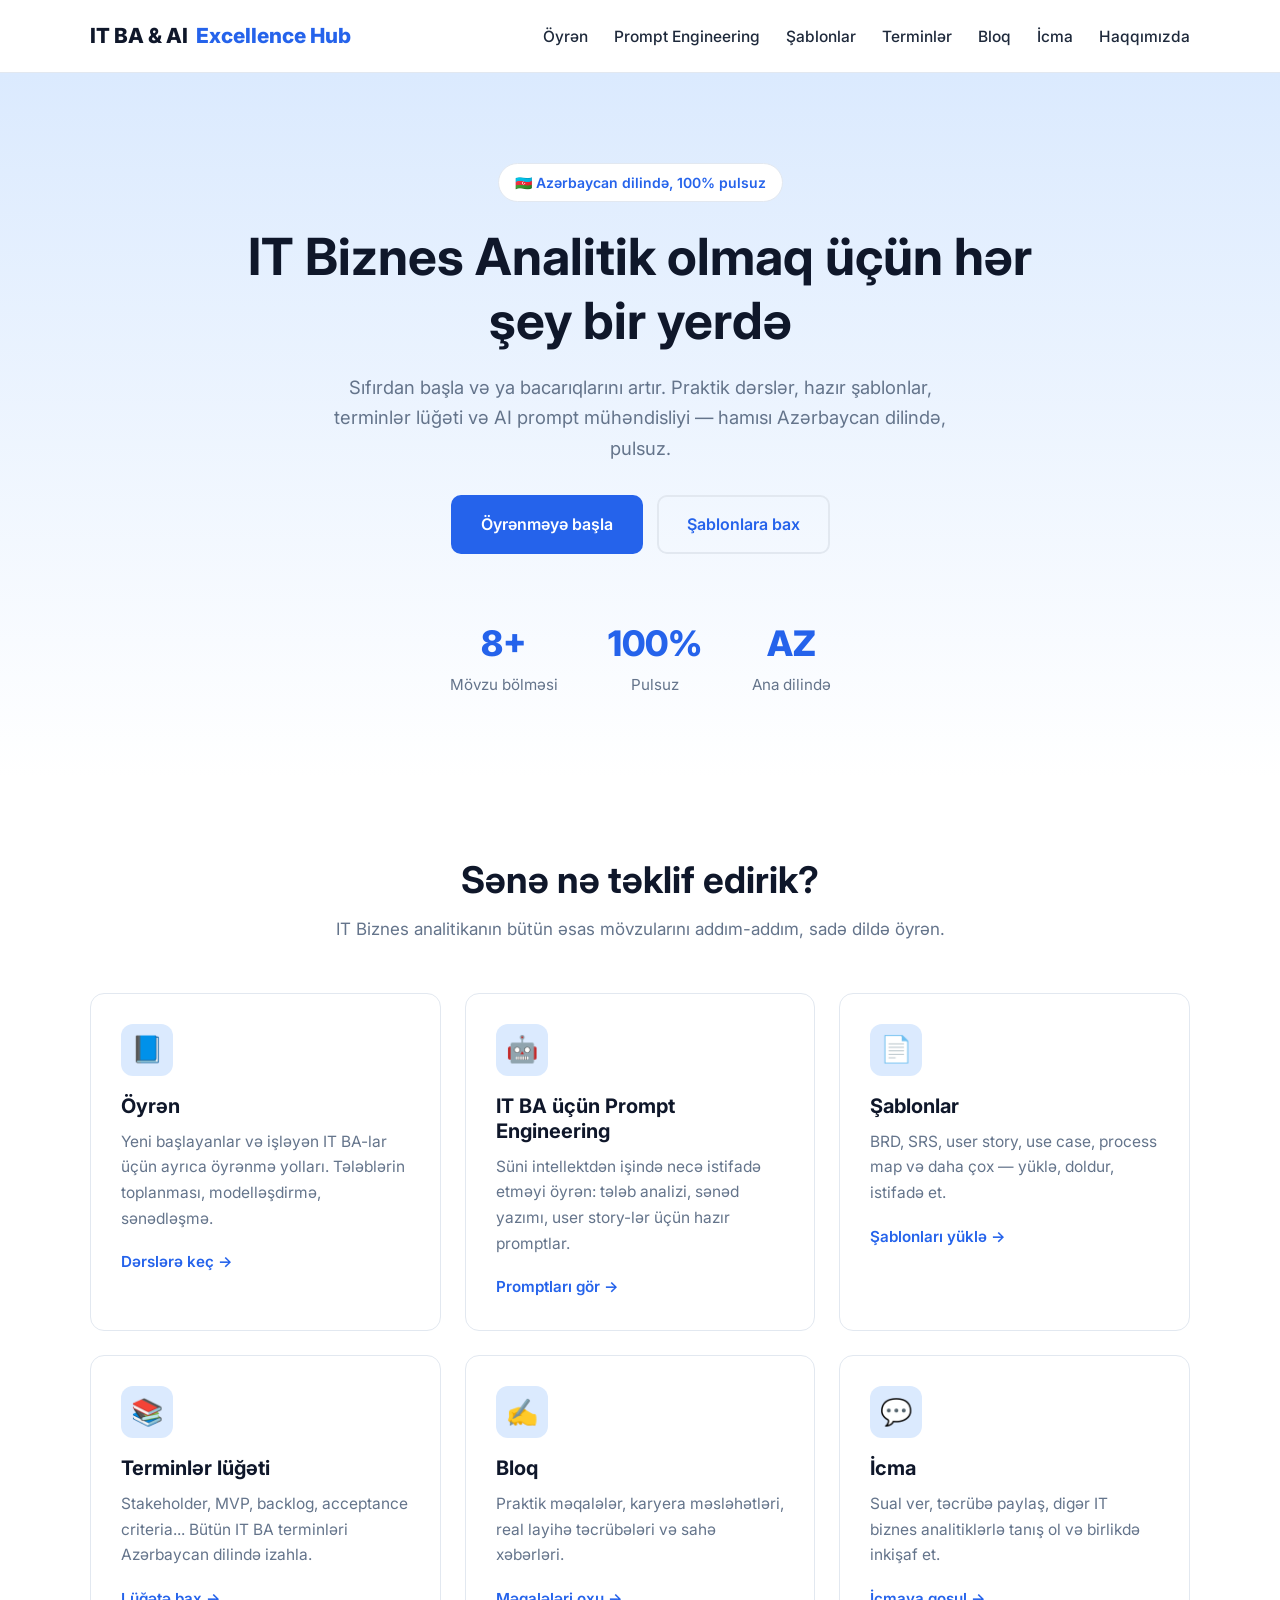
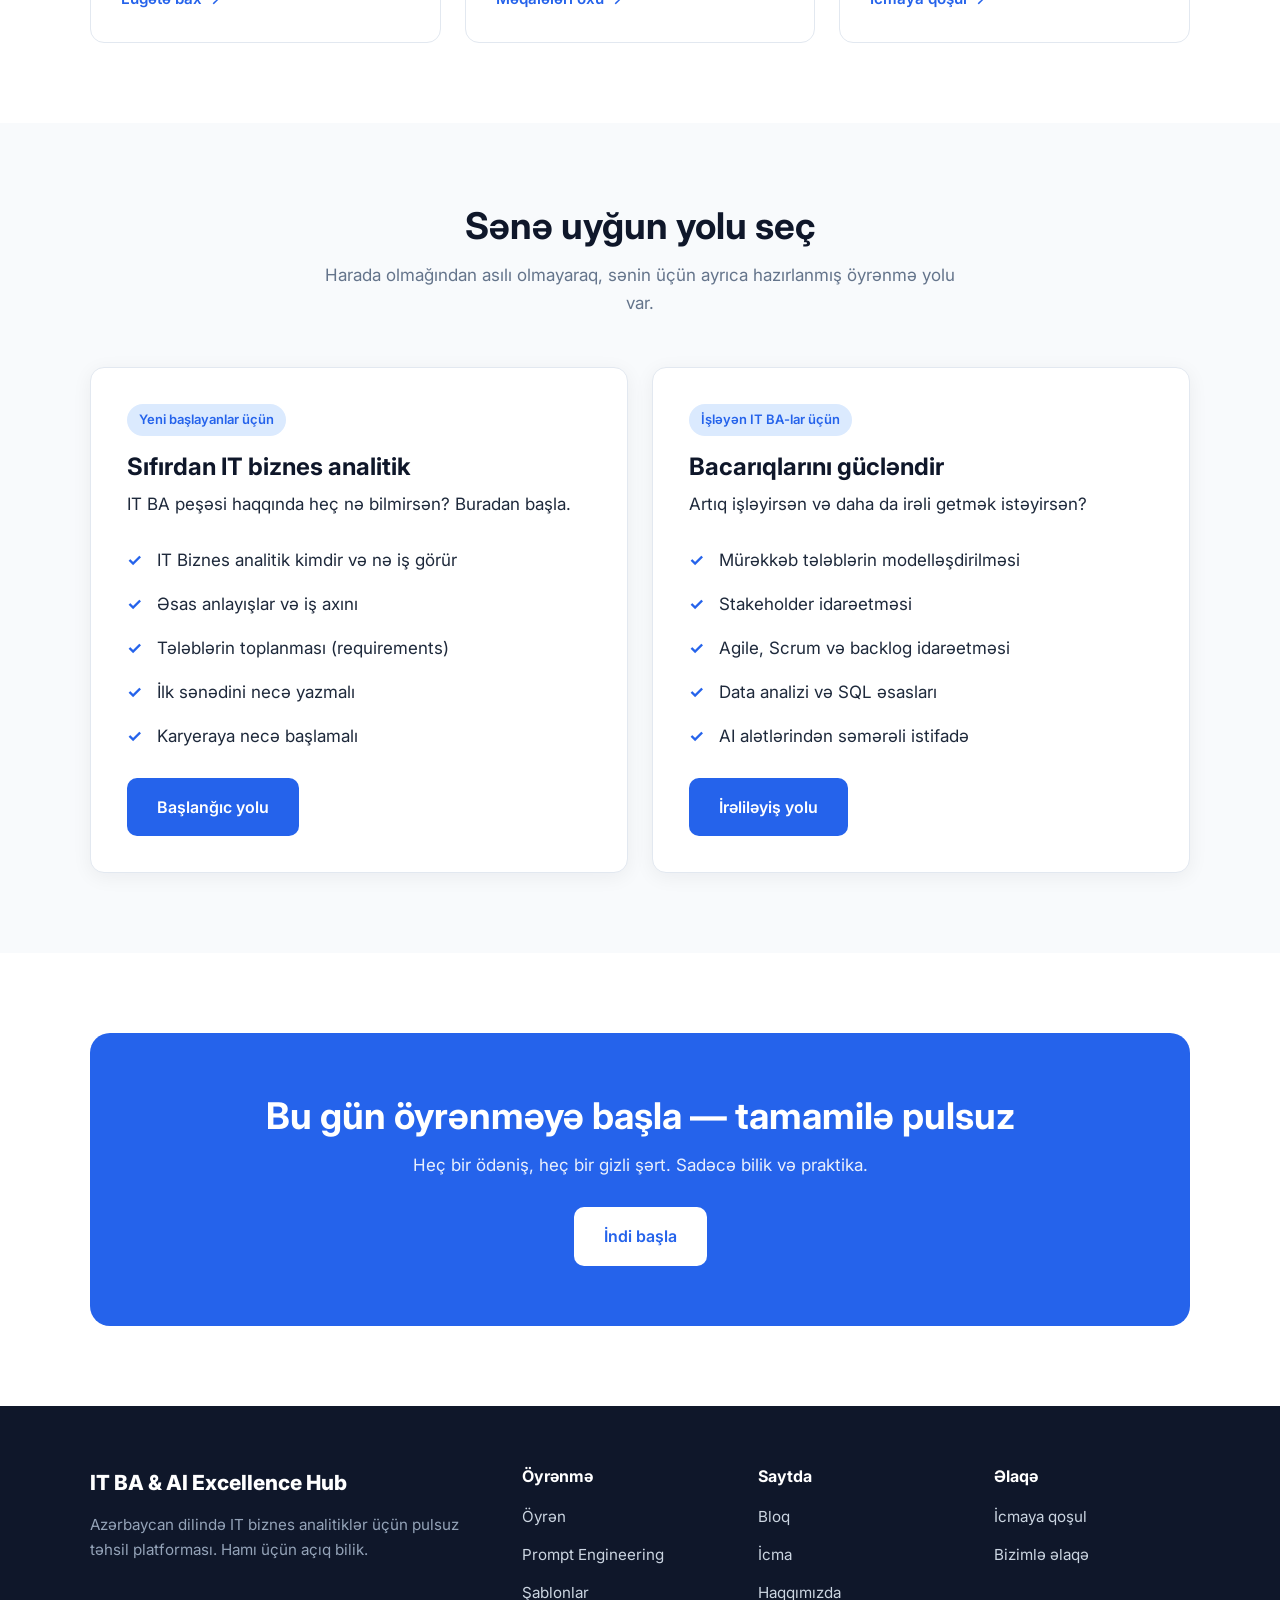
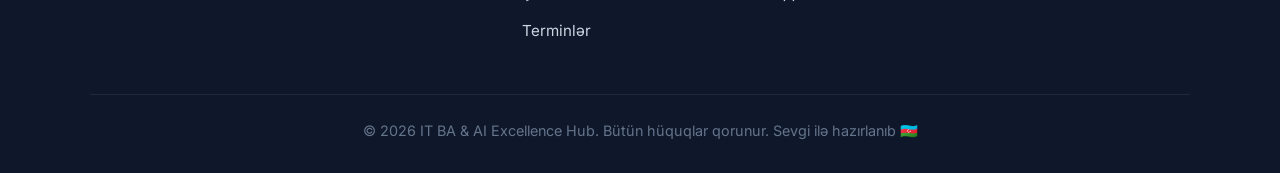
<file: index.html>
<!DOCTYPE html>
<html lang="az">
<head>
  <meta charset="UTF-8">
  <meta name="viewport" content="width=device-width, initial-scale=1.0">

  <!-- Google tag (gtag.js) -->
  <script async src="https://www.googletagmanager.com/gtag/js?id=G-9MJH9BJH31"></script>
  <script>
    window.dataLayer = window.dataLayer || [];
    function gtag(){dataLayer.push(arguments);}
    gtag('js', new Date());
    gtag('config', 'G-9MJH9BJH31');
  </script>
  <title>IT BA & AI Excellence Hub — IT Biznes Analitiklər üçün Pulsuz Təhsil</title>
  <meta name="description" content="Azərbaycan dilində IT biznes analitiklər üçün pulsuz təhsil platforması. Yeni başlayanlar və işləyən IT BA-lar üçün dərslər, şablonlar, terminlər lüğəti və AI prompt mühəndisliyi.">

  <!-- Şrift (Google Fonts) -->
  <link rel="preconnect" href="https://fonts.googleapis.com">
  <link rel="preconnect" href="https://fonts.gstatic.com" crossorigin>
  <link href="https://fonts.googleapis.com/css2?family=Inter:wght@400;500;600;700;800&display=swap" rel="stylesheet">

  <!-- Dizayn faylı -->
  <link rel="stylesheet" href="css/style.css">
</head>
<body>

  <!-- ============ YUXARI MENYU ============ -->
  <header class="site-header">
    <div class="container">
      <nav class="nav">
        <a href="index.html" class="nav-logo">IT BA &amp; AI<span>Excellence Hub</span></a>

        <ul class="nav-links">
          <li><a href="oyren.html">Öyrən</a></li>
          <li><a href="prompt-engineering.html">Prompt Engineering</a></li>
          <li><a href="sablonlar.html">Şablonlar</a></li>
          <li><a href="terminler.html">Terminlər</a></li>
          <li><a href="bloq.html">Bloq</a></li>
          <li><a href="icma.html">İcma</a></li>
          <li><a href="haqqimizda.html">Haqqımızda</a></li>
        </ul>

        <!-- Mobil menyu düyməsi -->
        <button class="nav-toggle" aria-label="Menyunu aç">
          <span></span>
          <span></span>
          <span></span>
        </button>
      </nav>
    </div>
  </header>

  <!-- ============ HERO (giriş bölməsi) ============ -->
  <section class="hero">
    <div class="container">
      <span class="badge">🇦🇿 Azərbaycan dilində, 100% pulsuz</span>
      <h1>IT Biznes Analitik olmaq üçün hər şey bir yerdə</h1>
      <p>
        Sıfırdan başla və ya bacarıqlarını artır. Praktik dərslər, hazır şablonlar,
        terminlər lüğəti və AI prompt mühəndisliyi — hamısı Azərbaycan dilində, pulsuz.
      </p>
      <div class="hero-buttons">
        <a href="oyren.html" class="btn btn-primary">Öyrənməyə başla</a>
        <a href="sablonlar.html" class="btn btn-outline">Şablonlara bax</a>
      </div>

      <!-- Statistika -->
      <div class="stats">
        <div class="stat">
          <div class="stat-number">8+</div>
          <div class="stat-label">Mövzu bölməsi</div>
        </div>
        <div class="stat">
          <div class="stat-number">100%</div>
          <div class="stat-label">Pulsuz</div>
        </div>
        <div class="stat">
          <div class="stat-number">AZ</div>
          <div class="stat-label">Ana dilində</div>
        </div>
      </div>
    </div>
  </section>

  <!-- ============ NƏ ÖYRƏNƏCƏKSƏN ============ -->
  <section class="section">
    <div class="container">
      <h2 class="section-title">Sənə nə təklif edirik?</h2>
      <p class="section-subtitle">
        IT Biznes analitikanın bütün əsas mövzularını addım-addım, sadə dildə öyrən.
      </p>

      <div class="grid grid-3">

        <div class="card">
          <div class="card-icon">📘</div>
          <h3>Öyrən</h3>
          <p>Yeni başlayanlar və işləyən IT BA-lar üçün ayrıca öyrənmə yolları. Tələblərin toplanması, modelləşdirmə, sənədləşmə.</p>
          <a href="oyren.html" class="card-link">Dərslərə keç</a>
        </div>

        <div class="card">
          <div class="card-icon">🤖</div>
          <h3>IT BA üçün Prompt Engineering</h3>
          <p>Süni intellektdən işində necə istifadə etməyi öyrən: tələb analizi, sənəd yazımı, user story-lər üçün hazır promptlar.</p>
          <a href="prompt-engineering.html" class="card-link">Promptları gör</a>
        </div>

        <div class="card">
          <div class="card-icon">📄</div>
          <h3>Şablonlar</h3>
          <p>BRD, SRS, user story, use case, process map və daha çox — yüklə, doldur, istifadə et.</p>
          <a href="sablonlar.html" class="card-link">Şablonları yüklə</a>
        </div>

        <div class="card">
          <div class="card-icon">📚</div>
          <h3>Terminlər lüğəti</h3>
          <p>Stakeholder, MVP, backlog, acceptance criteria... Bütün IT BA terminləri Azərbaycan dilində izahla.</p>
          <a href="terminler.html" class="card-link">Lüğətə bax</a>
        </div>

        <div class="card">
          <div class="card-icon">✍️</div>
          <h3>Bloq</h3>
          <p>Praktik məqalələr, karyera məsləhətləri, real layihə təcrübələri və sahə xəbərləri.</p>
          <a href="bloq.html" class="card-link">Məqalələri oxu</a>
        </div>

        <div class="card">
          <div class="card-icon">💬</div>
          <h3>İcma</h3>
          <p>Sual ver, təcrübə paylaş, digər IT biznes analitiklərlə tanış ol və birlikdə inkişaf et.</p>
          <a href="icma.html" class="card-link">İcmaya qoşul</a>
        </div>

      </div>
    </div>
  </section>

  <!-- ============ ÖYRƏNMƏ YOLLARI ============ -->
  <section class="section section-soft">
    <div class="container">
      <h2 class="section-title">Sənə uyğun yolu seç</h2>
      <p class="section-subtitle">
        Harada olmağından asılı olmayaraq, sənin üçün ayrıca hazırlanmış öyrənmə yolu var.
      </p>

      <div class="grid grid-2">

        <div class="path-card">
          <span class="path-tag">Yeni başlayanlar üçün</span>
          <h3>Sıfırdan IT biznes analitik</h3>
          <p>IT BA peşəsi haqqında heç nə bilmirsən? Buradan başla.</p>
          <ul>
            <li>IT Biznes analitik kimdir və nə iş görür</li>
            <li>Əsas anlayışlar və iş axını</li>
            <li>Tələblərin toplanması (requirements)</li>
            <li>İlk sənədini necə yazmalı</li>
            <li>Karyeraya necə başlamalı</li>
          </ul>
          <a href="oyren.html" class="btn btn-primary">Başlanğıc yolu</a>
        </div>

        <div class="path-card">
          <span class="path-tag">İşləyən IT BA-lar üçün</span>
          <h3>Bacarıqlarını gücləndir</h3>
          <p>Artıq işləyirsən və daha da irəli getmək istəyirsən?</p>
          <ul>
            <li>Mürəkkəb tələblərin modelləşdirilməsi</li>
            <li>Stakeholder idarəetməsi</li>
            <li>Agile, Scrum və backlog idarəetməsi</li>
            <li>Data analizi və SQL əsasları</li>
            <li>AI alətlərindən səmərəli istifadə</li>
          </ul>
          <a href="oyren.html" class="btn btn-primary">İrəliləyiş yolu</a>
        </div>

      </div>
    </div>
  </section>

  <!-- ============ CTA (çağırış) ============ -->
  <section class="section">
    <div class="container">
      <div class="cta-band">
        <h2>Bu gün öyrənməyə başla — tamamilə pulsuz</h2>
        <p>Heç bir ödəniş, heç bir gizli şərt. Sadəcə bilik və praktika.</p>
        <a href="oyren.html" class="btn">İndi başla</a>
      </div>
    </div>
  </section>

  <!-- ============ FOOTER ============ -->
  <footer class="site-footer">
    <div class="container">
      <div class="footer-grid">

        <div>
          <div class="footer-brand">IT BA & AI Excellence Hub</div>
          <p>Azərbaycan dilində IT biznes analitiklər üçün pulsuz təhsil platforması. Hamı üçün açıq bilik.</p>
        </div>

        <div>
          <h4>Öyrənmə</h4>
          <ul>
            <li><a href="oyren.html">Öyrən</a></li>
            <li><a href="prompt-engineering.html">Prompt Engineering</a></li>
            <li><a href="sablonlar.html">Şablonlar</a></li>
            <li><a href="terminler.html">Terminlər</a></li>
          </ul>
        </div>

        <div>
          <h4>Saytda</h4>
          <ul>
            <li><a href="bloq.html">Bloq</a></li>
            <li><a href="icma.html">İcma</a></li>
            <li><a href="haqqimizda.html">Haqqımızda</a></li>
          </ul>
        </div>

        <div>
          <h4>Əlaqə</h4>
          <ul>
            <li><a href="icma.html">İcmaya qoşul</a></li>
            <li><a href="haqqimizda.html">Bizimlə əlaqə</a></li>
          </ul>
        </div>

      </div>

      <div class="footer-bottom">
        © 2026 IT BA & AI Excellence Hub. Bütün hüquqlar qorunur. Sevgi ilə hazırlanıb 🇦🇿
      </div>
    </div>
  </footer>

  <!-- JavaScript -->
  <script src="js/main.js"></script>
</body>
</html>
</file>
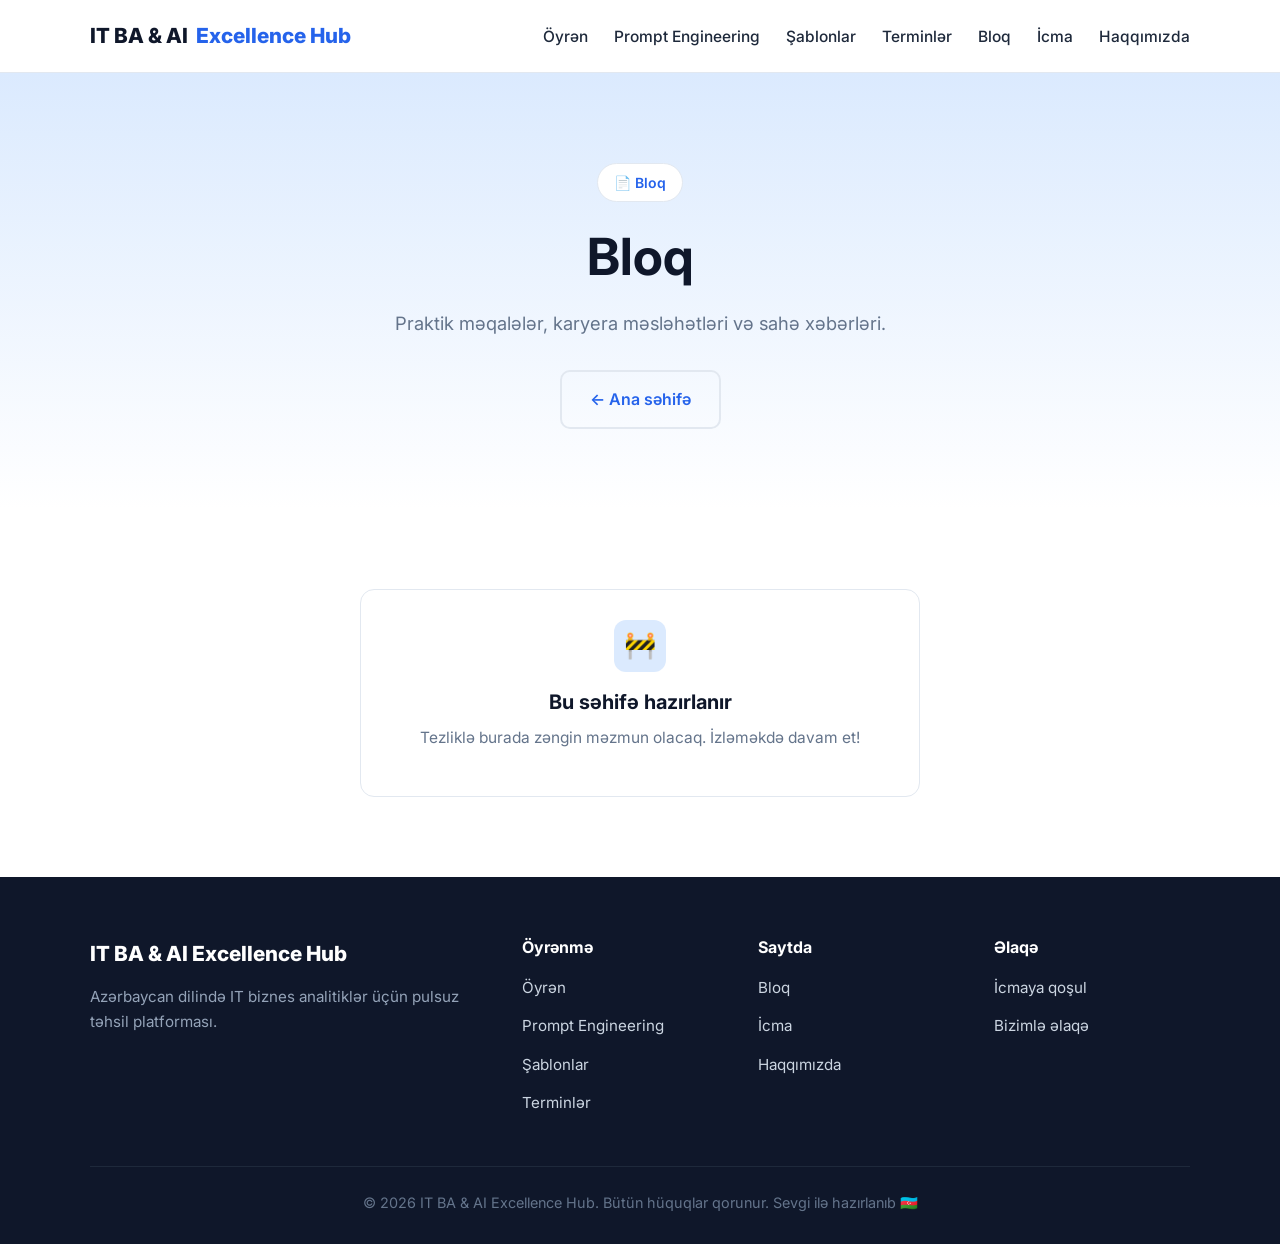
<file: bloq.html>
<!DOCTYPE html>
<html lang="az">
<head>
  <meta charset="UTF-8">
  <meta name="viewport" content="width=device-width, initial-scale=1.0">

  <!-- Google tag (gtag.js) -->
  <script async src="https://www.googletagmanager.com/gtag/js?id=G-9MJH9BJH31"></script>
  <script>
    window.dataLayer = window.dataLayer || [];
    function gtag(){dataLayer.push(arguments);}
    gtag('js', new Date());
    gtag('config', 'G-9MJH9BJH31');
  </script>
  <title>Bloq — IT BA & AI Excellence Hub</title>
  <meta name="description" content="Praktik məqalələr, karyera məsləhətləri və sahə xəbərləri.">
  <link rel="preconnect" href="https://fonts.googleapis.com">
  <link rel="preconnect" href="https://fonts.gstatic.com" crossorigin>
  <link href="https://fonts.googleapis.com/css2?family=Inter:wght@400;500;600;700;800&display=swap" rel="stylesheet">
  <link rel="stylesheet" href="css/style.css">
</head>
<body>
  <header class="site-header">
    <div class="container">
      <nav class="nav">
        <a href="index.html" class="nav-logo">IT BA &amp; AI<span>Excellence Hub</span></a>
        <ul class="nav-links">
          <li><a href="oyren.html">Öyrən</a></li>
          <li><a href="prompt-engineering.html">Prompt Engineering</a></li>
          <li><a href="sablonlar.html">Şablonlar</a></li>
          <li><a href="terminler.html">Terminlər</a></li>
          <li><a href="bloq.html">Bloq</a></li>
          <li><a href="icma.html">İcma</a></li>
          <li><a href="haqqimizda.html">Haqqımızda</a></li>
        </ul>
        <button class="nav-toggle" aria-label="Menyunu aç"><span></span><span></span><span></span></button>
      </nav>
    </div>
  </header>

  <section class="hero">
    <div class="container">
      <span class="badge">📄 Bloq</span>
      <h1>Bloq</h1>
      <p>Praktik məqalələr, karyera məsləhətləri və sahə xəbərləri.</p>
      <div class="hero-buttons">
        <a href="index.html" class="btn btn-outline">← Ana səhifə</a>
      </div>
    </div>
  </section>

  <section class="section">
    <div class="container" style="text-align:center;">
      <div class="card" style="max-width:560px;margin:0 auto;">
        <div class="card-icon" style="margin:0 auto 18px;">🚧</div>
        <h3>Bu səhifə hazırlanır</h3>
        <p>Tezliklə burada zəngin məzmun olacaq. İzləməkdə davam et!</p>
      </div>
    </div>
  </section>

  <footer class="site-footer">
    <div class="container">
      <div class="footer-grid">
        <div>
          <div class="footer-brand">IT BA & AI Excellence Hub</div>
          <p>Azərbaycan dilində IT biznes analitiklər üçün pulsuz təhsil platforması.</p>
        </div>
        <div>
          <h4>Öyrənmə</h4>
          <ul>
            <li><a href="oyren.html">Öyrən</a></li>
            <li><a href="prompt-engineering.html">Prompt Engineering</a></li>
            <li><a href="sablonlar.html">Şablonlar</a></li>
            <li><a href="terminler.html">Terminlər</a></li>
          </ul>
        </div>
        <div>
          <h4>Saytda</h4>
          <ul>
            <li><a href="bloq.html">Bloq</a></li>
            <li><a href="icma.html">İcma</a></li>
            <li><a href="haqqimizda.html">Haqqımızda</a></li>
          </ul>
        </div>
        <div>
          <h4>Əlaqə</h4>
          <ul>
            <li><a href="icma.html">İcmaya qoşul</a></li>
            <li><a href="haqqimizda.html">Bizimlə əlaqə</a></li>
          </ul>
        </div>
      </div>
      <div class="footer-bottom">© 2026 IT BA & AI Excellence Hub. Bütün hüquqlar qorunur. Sevgi ilə hazırlanıb 🇦🇿</div>
    </div>
  </footer>
  <script src="js/main.js"></script>
</body>
</html>
</file>
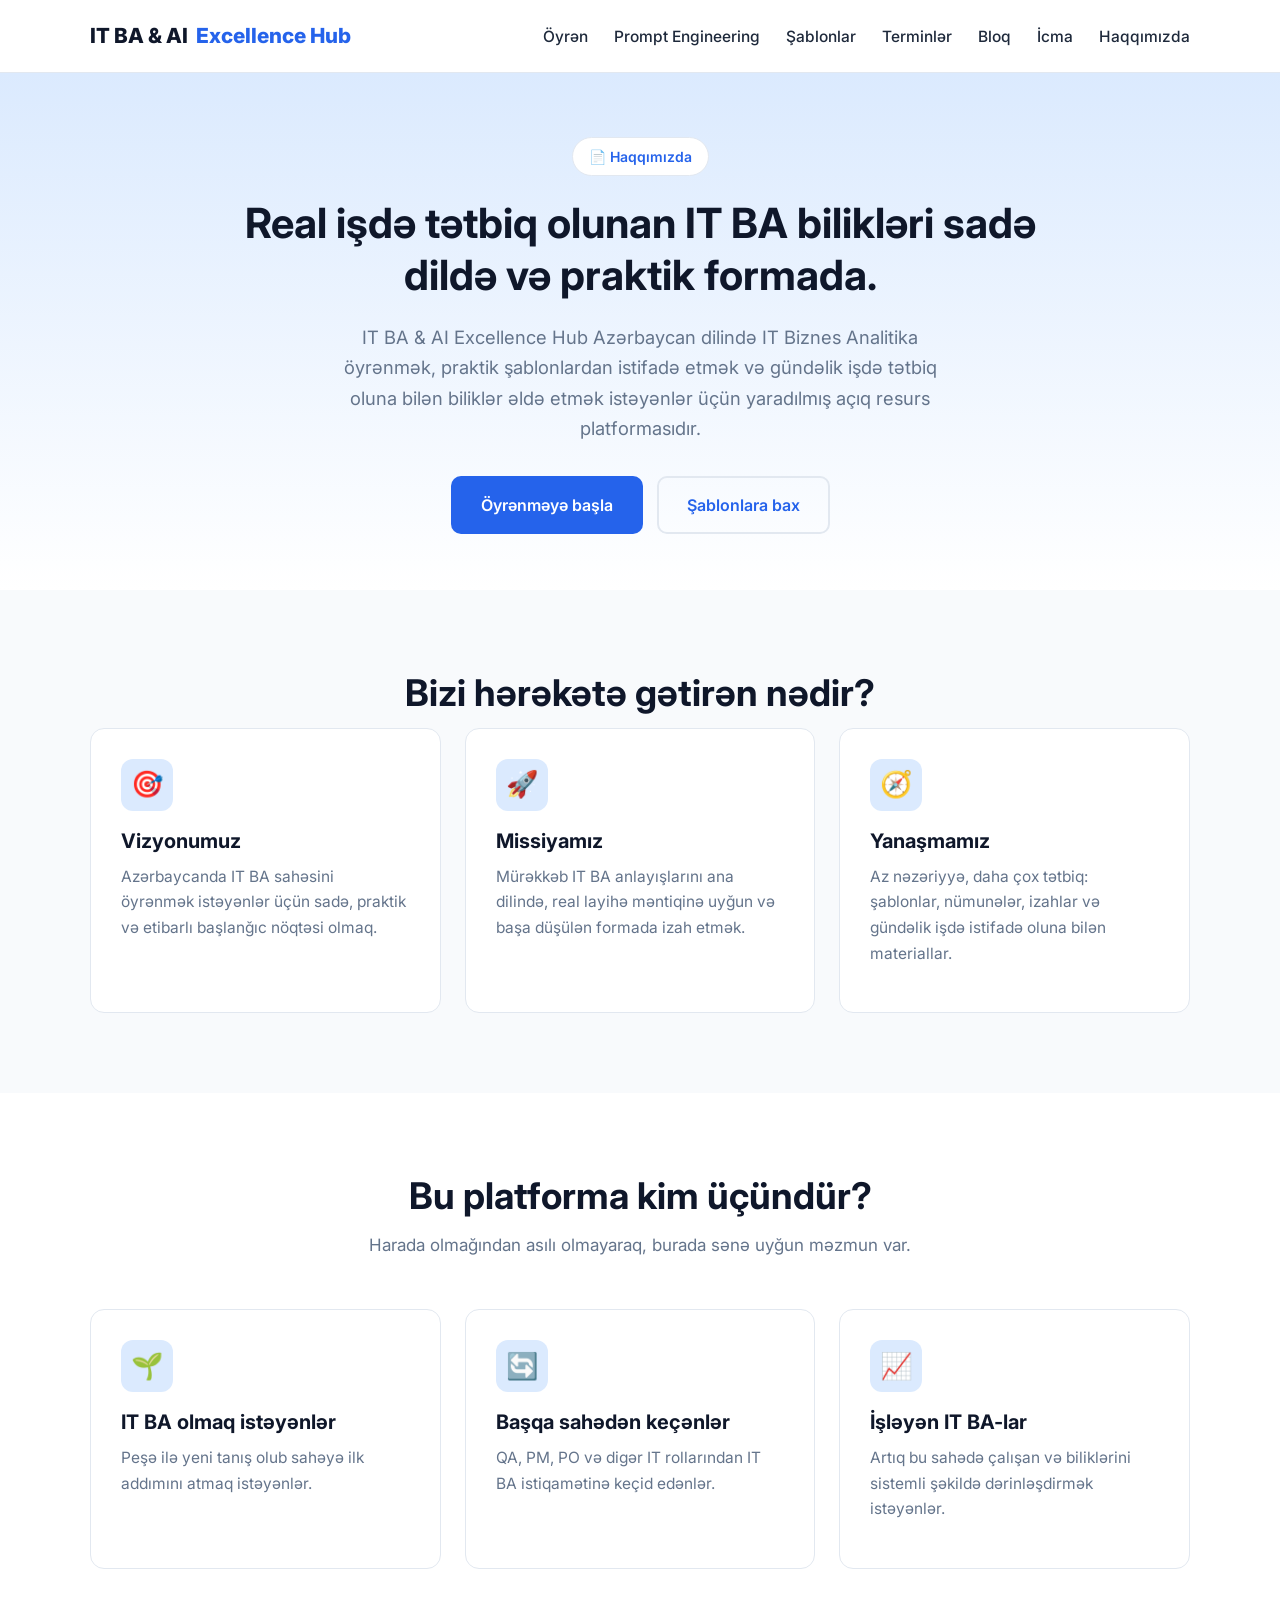
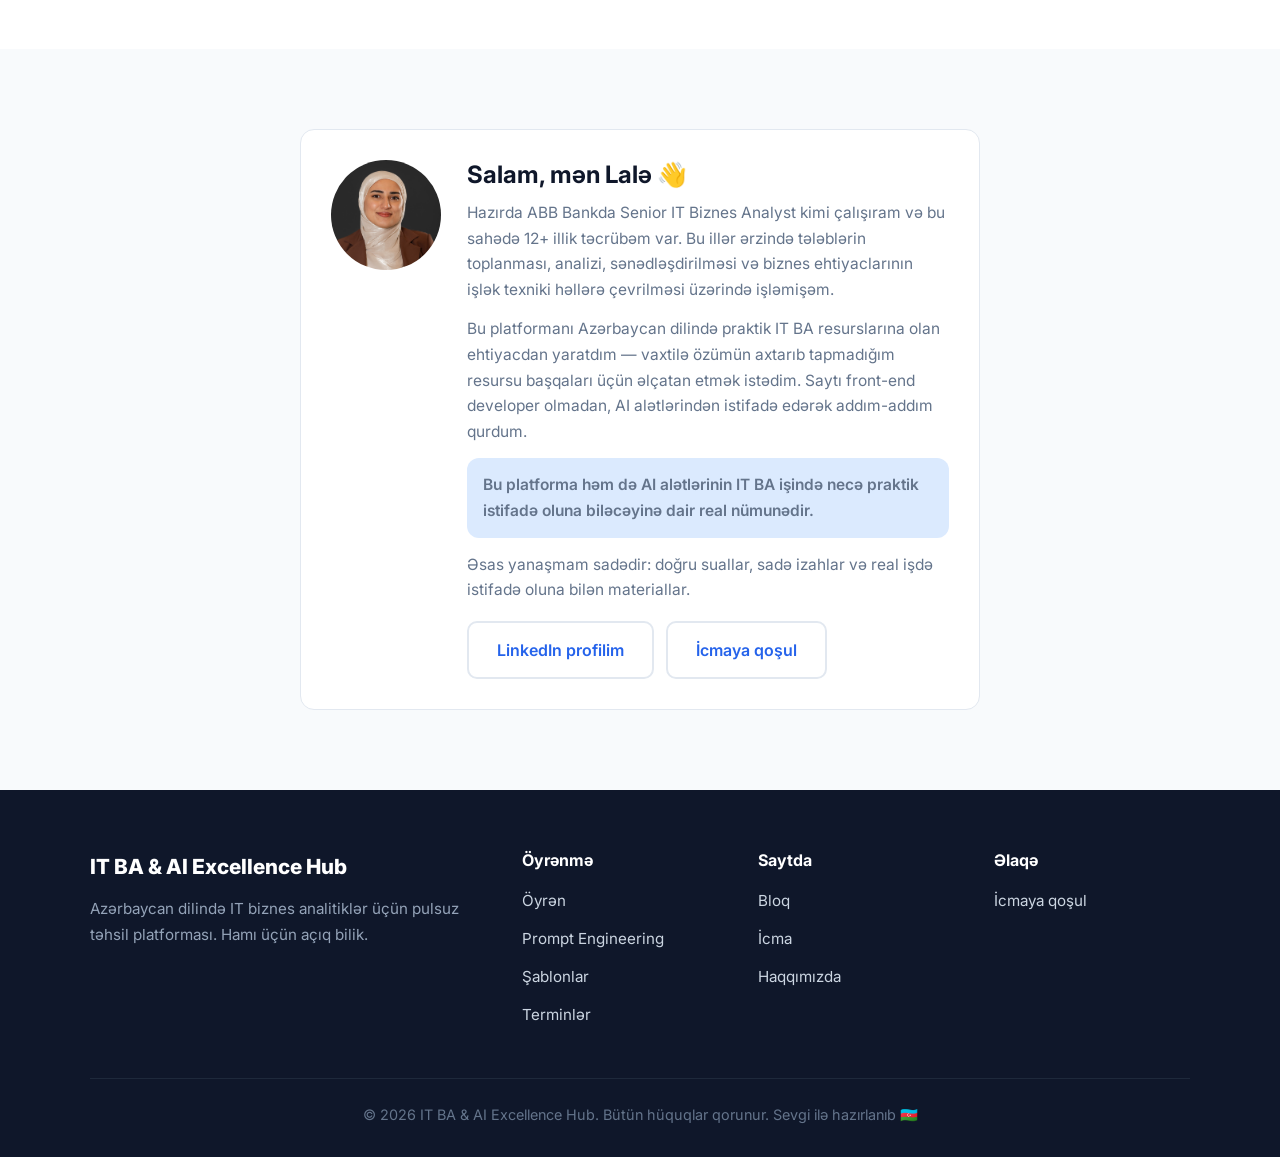
<file: haqqimizda.html>
<!DOCTYPE html>
<html lang="az">
<head>
  <meta charset="UTF-8">
  <meta name="viewport" content="width=device-width, initial-scale=1.0">

  <!-- Google tag (gtag.js) -->
  <script async src="https://www.googletagmanager.com/gtag/js?id=G-9MJH9BJH31"></script>
  <script>
    window.dataLayer = window.dataLayer || [];
    function gtag(){dataLayer.push(arguments);}
    gtag('js', new Date());
    gtag('config', 'G-9MJH9BJH31');
  </script>
  <title>Haqqımızda | IT BA & AI Excellence Hub</title>
  <meta name="description" content="IT BA & AI Excellence Hub Azərbaycan dilində IT Biznes Analitika öyrənmək istəyənlər üçün yaradılmış pulsuz və praktik resurs platformasıdır. Platformanın hekayəsi və müəllif haqqında.">

  <!-- Şrift (Google Fonts) -->
  <link rel="preconnect" href="https://fonts.googleapis.com">
  <link rel="preconnect" href="https://fonts.gstatic.com" crossorigin>
  <link href="https://fonts.googleapis.com/css2?family=Inter:wght@400;500;600;700;800&display=swap" rel="stylesheet">

  <!-- Dizayn faylı -->
  <link rel="stylesheet" href="css/style.css">

  <!-- Yalnız bu səhifəyə aid kiçik stillər (global dizayn sisteminə toxunmur) -->
  <style>
    .about-hero-title { font-size: clamp(1.7rem, 4vw, 2.6rem); }

    /* Müəllif bloku */
    .about-author-card {
      max-width: 680px;
      margin: 0 auto;
      display: flex;
      gap: 26px;
      align-items: flex-start;
      flex-wrap: wrap;
    }
    .about-author-img {
      width: 110px;
      height: 110px;
      border-radius: 50%;
      object-fit: cover;
      flex-shrink: 0;
    }
    .about-author-body { flex: 1; min-width: 240px; }
    .about-author-body p { margin-bottom: 14px; }
    .about-author-name { font-size: 1.5rem; margin-bottom: 10px; }
    .about-author-highlight {
      background: var(--color-primary-light);
      color: var(--color-heading);
      border-radius: 12px;
      padding: 14px 16px;
      font-weight: 600;
    }
    .about-author-body .btn-row { margin-top: 18px; }
  </style>
</head>
<body>

  <!-- ============ YUXARI MENYU ============ -->
  <header class="site-header">
    <div class="container">
      <nav class="nav">
        <a href="index.html" class="nav-logo">IT BA &amp; AI<span>Excellence Hub</span></a>

        <ul class="nav-links">
          <li><a href="oyren.html">Öyrən</a></li>
          <li><a href="prompt-engineering.html">Prompt Engineering</a></li>
          <li><a href="sablonlar.html">Şablonlar</a></li>
          <li><a href="terminler.html">Terminlər</a></li>
          <li><a href="bloq.html">Bloq</a></li>
          <li><a href="icma.html">İcma</a></li>
          <li><a href="haqqimizda.html">Haqqımızda</a></li>
        </ul>

        <!-- Mobil menyu düyməsi -->
        <button class="nav-toggle" aria-label="Menyunu aç">
          <span></span>
          <span></span>
          <span></span>
        </button>
      </nav>
    </div>
  </header>

  <!-- ============ HERO ============ -->
  <section class="hero" style="padding:64px 0 56px;">
    <div class="container">
      <span class="badge">📄 Haqqımızda</span>
      <h1 class="about-hero-title">Real işdə tətbiq olunan IT BA bilikləri sadə dildə və praktik formada.</h1>
      <p>
        IT BA &amp; AI Excellence Hub Azərbaycan dilində IT Biznes Analitika öyrənmək, praktik
        şablonlardan istifadə etmək və gündəlik işdə tətbiq oluna bilən biliklər əldə etmək
        istəyənlər üçün yaradılmış açıq resurs platformasıdır.
      </p>
      <div class="hero-buttons">
        <a href="oyren.html" class="btn btn-primary">Öyrənməyə başla</a>
        <a href="sablonlar.html" class="btn btn-outline">Şablonlara bax</a>
      </div>
    </div>
  </section>

  <!-- ============ BİZİ HƏRƏKƏTƏ GƏTİRƏN NƏDİR? ============ -->
  <section class="section section-soft">
    <div class="container">
      <h2 class="section-title">Bizi hərəkətə gətirən nədir?</h2>

      <div class="grid grid-3">
        <div class="card">
          <div class="card-icon">🎯</div>
          <h3>Vizyonumuz</h3>
          <p>Azərbaycanda IT BA sahəsini öyrənmək istəyənlər üçün sadə, praktik və etibarlı başlanğıc nöqtəsi olmaq.</p>
        </div>
        <div class="card">
          <div class="card-icon">🚀</div>
          <h3>Missiyamız</h3>
          <p>Mürəkkəb IT BA anlayışlarını ana dilində, real layihə məntiqinə uyğun və başa düşülən formada izah etmək.</p>
        </div>
        <div class="card">
          <div class="card-icon">🧭</div>
          <h3>Yanaşmamız</h3>
          <p>Az nəzəriyyə, daha çox tətbiq: şablonlar, nümunələr, izahlar və gündəlik işdə istifadə oluna bilən materiallar.</p>
        </div>
      </div>
    </div>
  </section>

  <!-- ============ KİM ÜÇÜNDÜR? ============ -->
  <section class="section">
    <div class="container">
      <h2 class="section-title">Bu platforma kim üçündür?</h2>
      <p class="section-subtitle">Harada olmağından asılı olmayaraq, burada sənə uyğun məzmun var.</p>

      <div class="grid grid-3">
        <div class="card">
          <div class="card-icon">🌱</div>
          <h3>IT BA olmaq istəyənlər</h3>
          <p>Peşə ilə yeni tanış olub sahəyə ilk addımını atmaq istəyənlər.</p>
        </div>
        <div class="card">
          <div class="card-icon">🔄</div>
          <h3>Başqa sahədən keçənlər</h3>
          <p>QA, PM, PO və digər IT rollarından IT BA istiqamətinə keçid edənlər.</p>
        </div>
        <div class="card">
          <div class="card-icon">📈</div>
          <h3>İşləyən IT BA-lar</h3>
          <p>Artıq bu sahədə çalışan və biliklərini sistemli şəkildə dərinləşdirmək istəyənlər.</p>
        </div>
      </div>
    </div>
  </section>

  <!-- ============ MÜƏLLİF BLOKU ============ -->
  <section class="section section-soft">
    <div class="container">
      <div class="card about-author-card">
        <img src="assets/images/author.jpg" alt="Lalə" width="110" height="110" class="about-author-img">
        <div class="about-author-body">
          <h2 class="about-author-name">Salam, mən Lalə 👋</h2>
          <p>
            Hazırda ABB Bankda Senior IT Biznes Analyst kimi çalışıram və bu sahədə 12+ illik
            təcrübəm var. Bu illər ərzində tələblərin toplanması, analizi, sənədləşdirilməsi və
            biznes ehtiyaclarının işlək texniki həllərə çevrilməsi üzərində işləmişəm.
          </p>
          <p>
            Bu platformanı Azərbaycan dilində praktik IT BA resurslarına olan ehtiyacdan yaratdım —
            vaxtilə özümün axtarıb tapmadığım resursu başqaları üçün əlçatan etmək istədim. Saytı
            front-end developer olmadan, AI alətlərindən istifadə edərək addım-addım qurdum.
          </p>
          <p class="about-author-highlight">
            Bu platforma həm də AI alətlərinin IT BA işində necə praktik istifadə oluna biləcəyinə
            dair real nümunədir.
          </p>
          <p>
            Əsas yanaşmam sadədir: doğru suallar, sadə izahlar və real işdə istifadə oluna bilən
            materiallar.
          </p>
          <div class="btn-row">
            <a href="https://www.linkedin.com/in/lala-husanli/" class="btn btn-outline" target="_blank" rel="noopener">LinkedIn profilim</a>
            <a href="icma.html" class="btn btn-outline">İcmaya qoşul</a>
          </div>
        </div>
      </div>
    </div>
  </section>

  <!-- ============ FOOTER ============ -->
  <footer class="site-footer">
    <div class="container">
      <div class="footer-grid">

        <div>
          <div class="footer-brand">IT BA & AI Excellence Hub</div>
          <p>Azərbaycan dilində IT biznes analitiklər üçün pulsuz təhsil platforması. Hamı üçün açıq bilik.</p>
        </div>

        <div>
          <h4>Öyrənmə</h4>
          <ul>
            <li><a href="oyren.html">Öyrən</a></li>
            <li><a href="prompt-engineering.html">Prompt Engineering</a></li>
            <li><a href="sablonlar.html">Şablonlar</a></li>
            <li><a href="terminler.html">Terminlər</a></li>
          </ul>
        </div>

        <div>
          <h4>Saytda</h4>
          <ul>
            <li><a href="bloq.html">Bloq</a></li>
            <li><a href="icma.html">İcma</a></li>
            <li><a href="haqqimizda.html">Haqqımızda</a></li>
          </ul>
        </div>

        <div>
          <h4>Əlaqə</h4>
          <ul>
            <li><a href="icma.html">İcmaya qoşul</a></li>
          </ul>
        </div>

      </div>

      <div class="footer-bottom">
        © 2026 IT BA & AI Excellence Hub. Bütün hüquqlar qorunur. Sevgi ilə hazırlanıb 🇦🇿
      </div>
    </div>
  </footer>

  <!-- JavaScript -->
  <script src="js/main.js"></script>
</body>
</html>
</file>
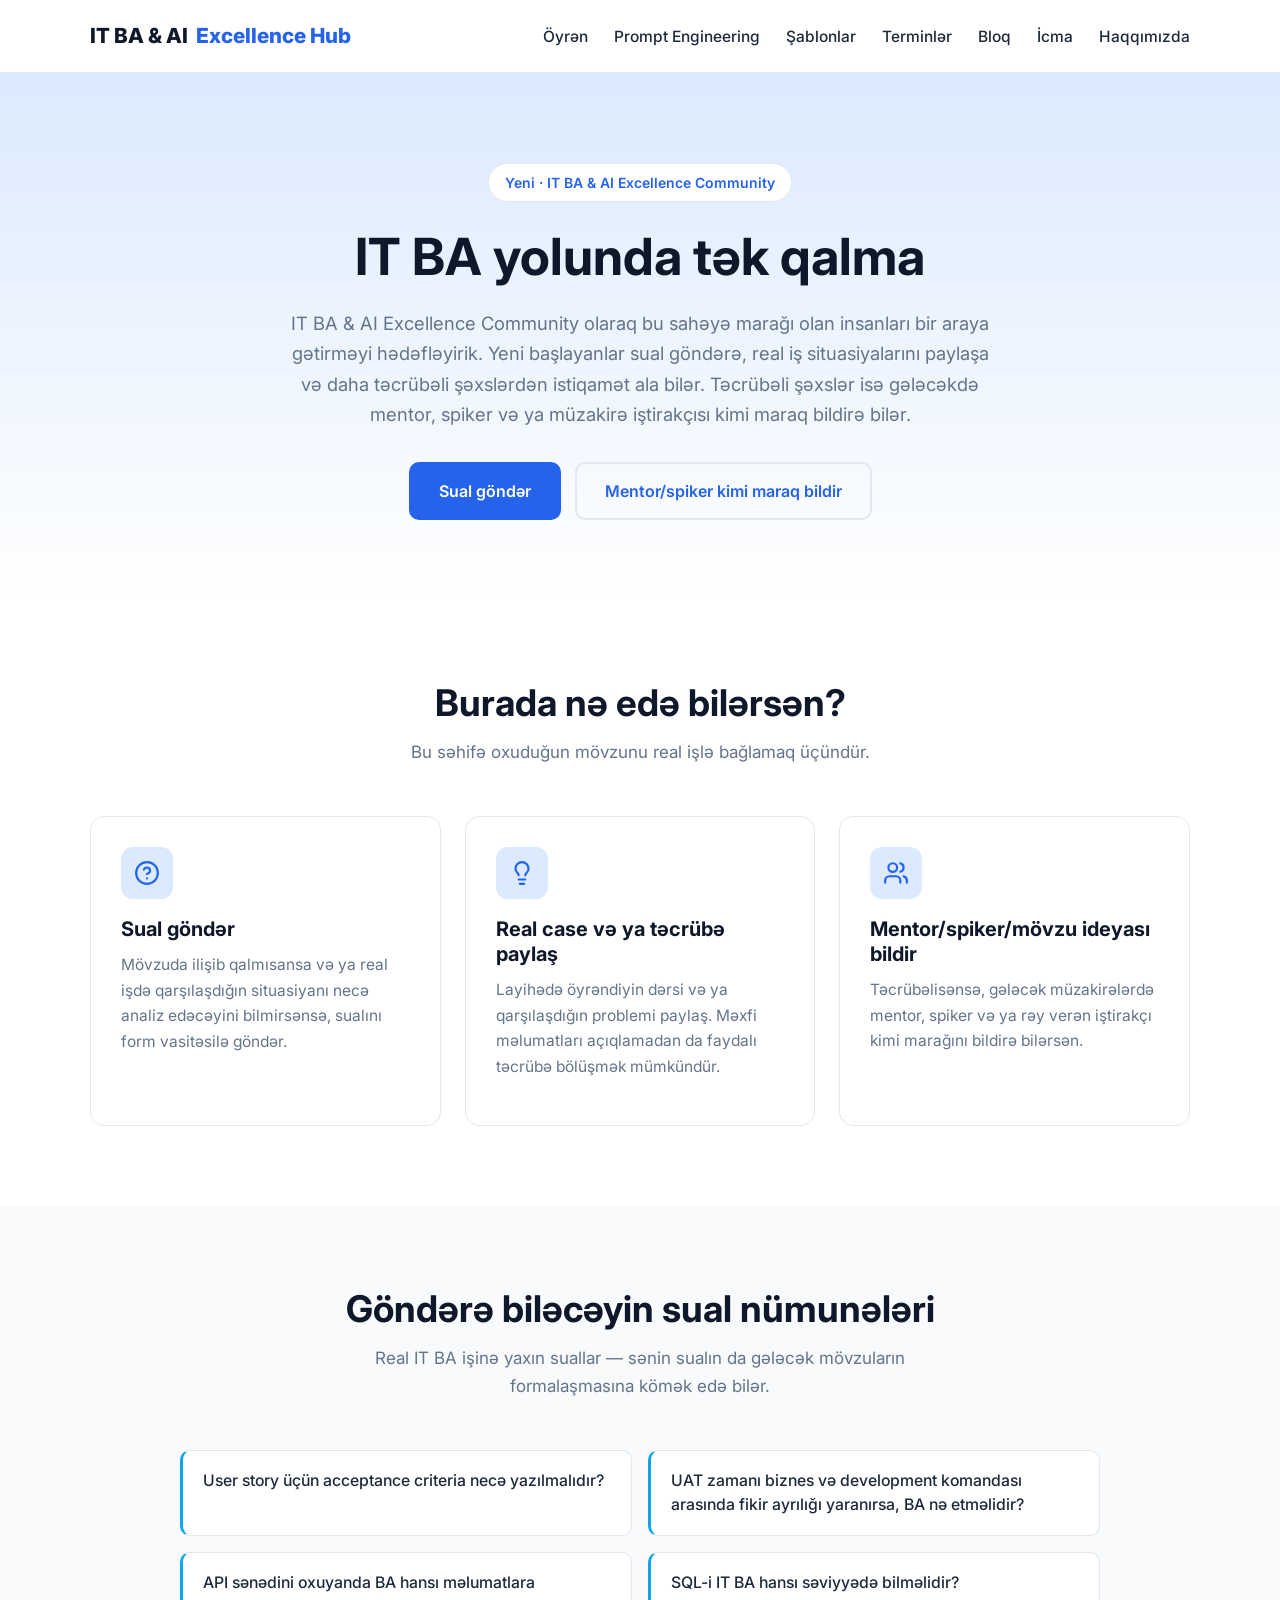
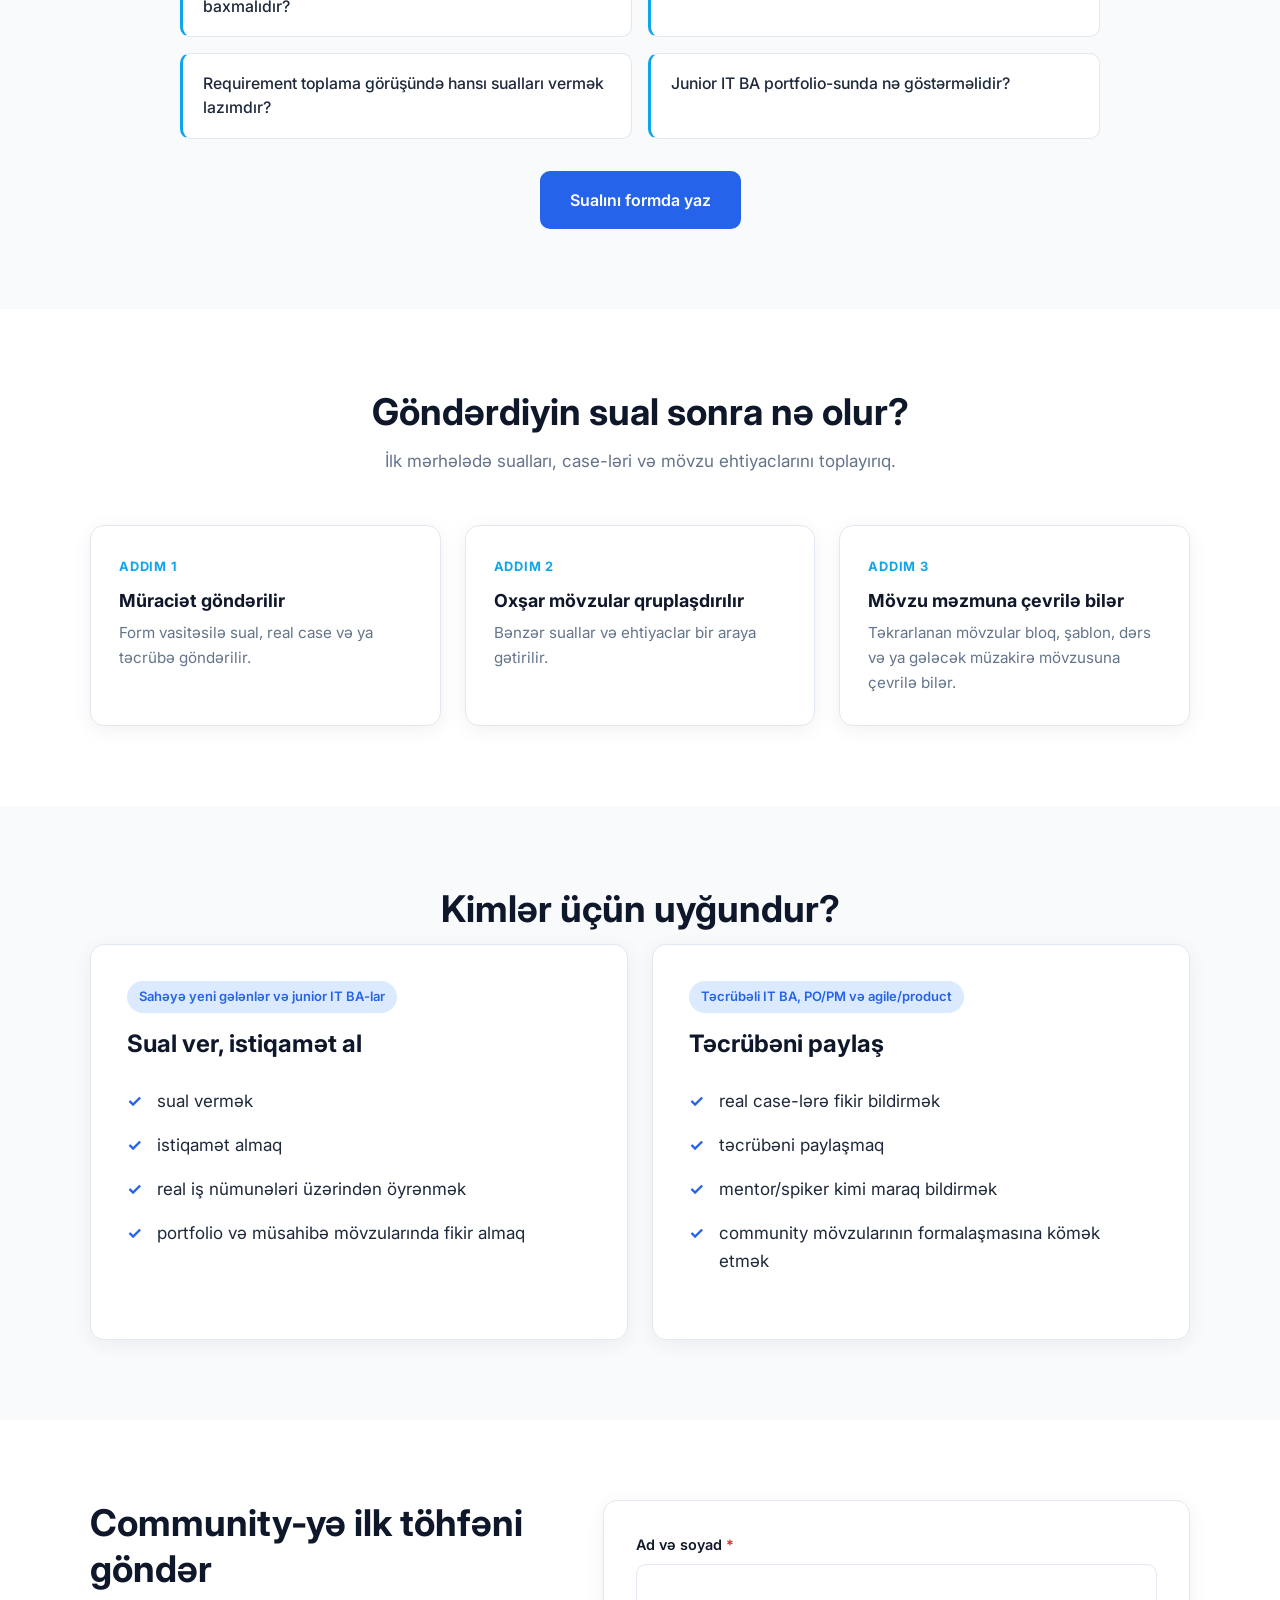
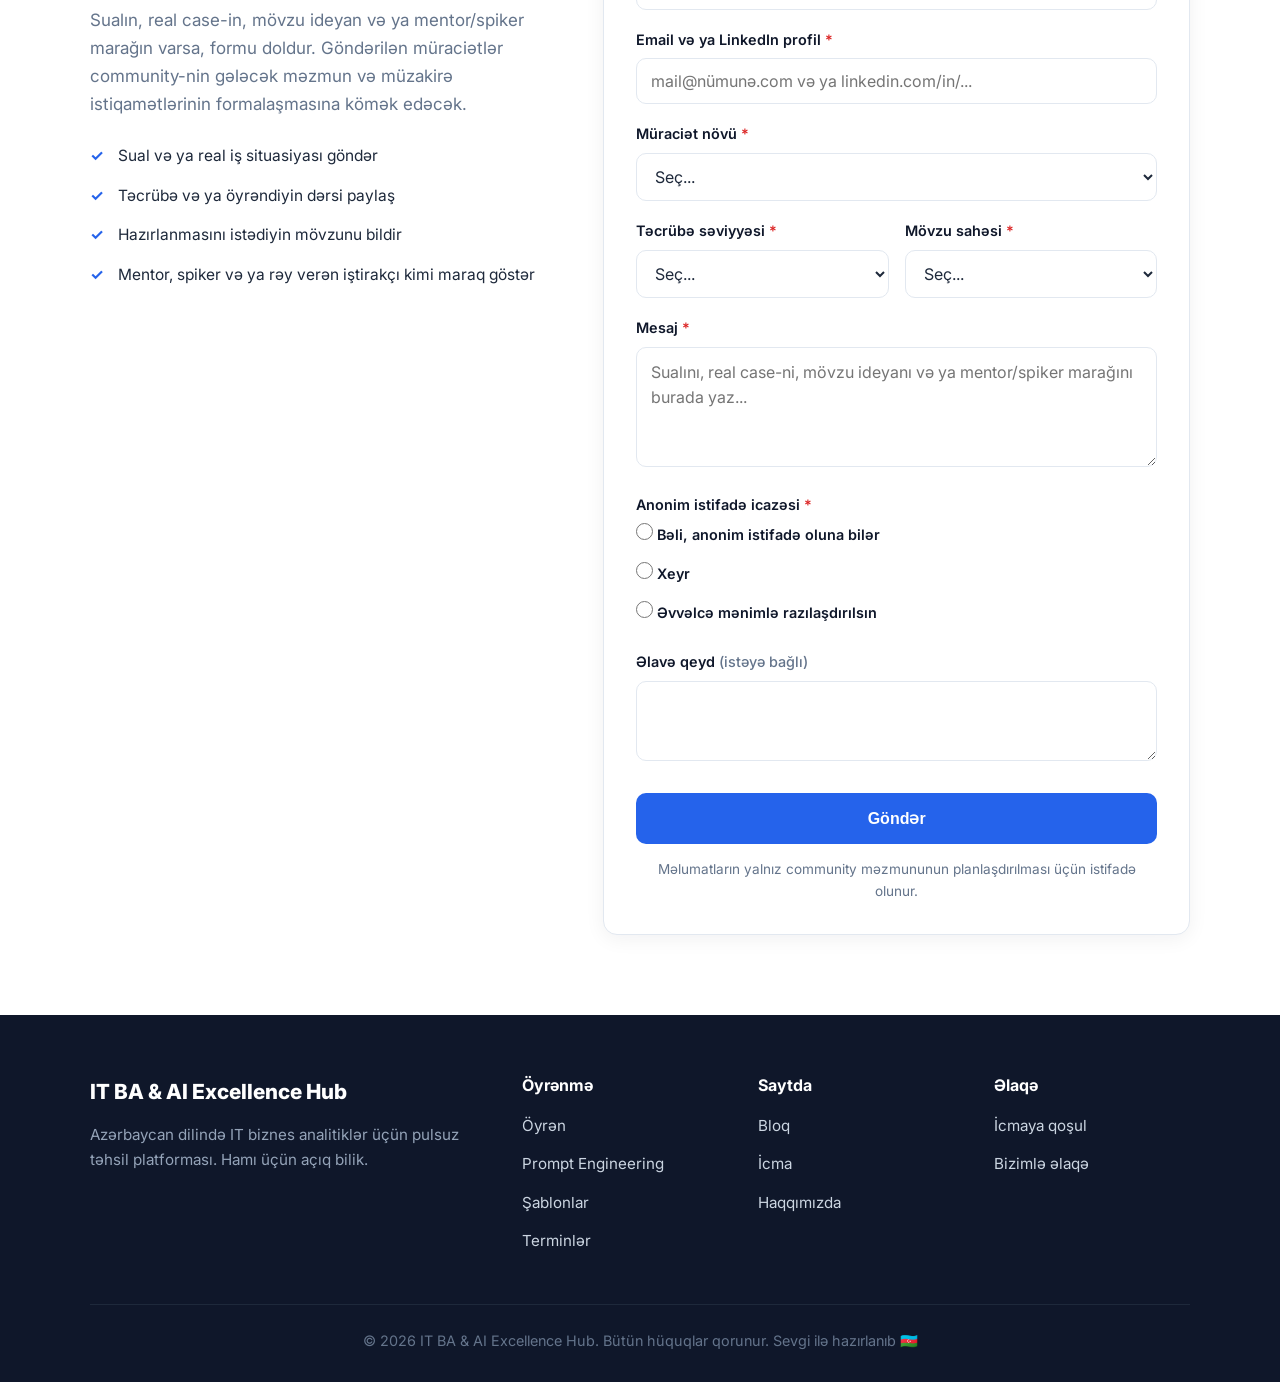
<file: icma.html>
<!DOCTYPE html>
<html lang="az">
<head>
  <meta charset="UTF-8">
  <meta name="viewport" content="width=device-width, initial-scale=1.0">

  <!-- Google tag (gtag.js) -->
  <script async src="https://www.googletagmanager.com/gtag/js?id=G-9MJH9BJH31"></script>
  <script>
    window.dataLayer = window.dataLayer || [];
    function gtag(){dataLayer.push(arguments);}
    gtag('js', new Date());
    gtag('config', 'G-9MJH9BJH31');
  </script>
  <title>IT BA & AI Excellence Community | IT Biznes Analitiklər üçün İcma</title>
  <meta name="description" content="IT BA & AI Excellence Community IT Biznes Analitikliyə marağı olanlar üçün sual, real case, təcrübə və mentor/spiker marağını paylaşmaq məqsədilə yaradılan icma təşəbbüsüdür.">

  <!-- Şrift (Google Fonts) -->
  <link rel="preconnect" href="https://fonts.googleapis.com">
  <link rel="preconnect" href="https://fonts.gstatic.com" crossorigin>
  <link href="https://fonts.googleapis.com/css2?family=Inter:wght@400;500;600;700;800&display=swap" rel="stylesheet">

  <!-- Dizayn faylı -->
  <link rel="stylesheet" href="css/style.css">

  <!-- Yalnız bu səhifəyə aid minimal stillər (global dizayn sisteminə toxunmur) -->
  <style>
    /* Kart ikonları currentColor ilə işləyir ki, rəng sisteminə uyğunlaşsın */
    .card-icon svg { width: 26px; height: 26px; color: var(--color-primary); }

    .icma-hero p.icma-lead { font-size: 1.15rem; max-width: 720px; }

    /* Bölmə içi kiçik çağırış */
    .icma-inline-cta { text-align: center; margin-top: 32px; }

    /* "Göndərə biləcəyin suallar" — sadə, ikonsuz kartlar */
    .icma-q-grid {
      display: grid;
      grid-template-columns: 1fr 1fr;
      gap: 16px;
      max-width: 920px;
      margin: 0 auto;
    }
    .icma-q {
      background: var(--color-bg);
      border: 1px solid var(--color-border);
      border-left: 3px solid var(--color-accent);
      border-radius: 10px;
      padding: 18px 20px;
      font-weight: 500;
      color: var(--color-text);
      font-size: 0.99rem;
      line-height: 1.5;
    }

    /* "Göndərdiyin sual sonra nə olur?" — 3 addımlı axın */
    .icma-flow {
      display: grid;
      grid-template-columns: repeat(3, 1fr);
      gap: 24px;
    }
    .icma-flow-step {
      background: var(--color-bg);
      border: 1px solid var(--color-border);
      border-radius: var(--radius);
      padding: 30px 28px;
      box-shadow: var(--shadow);
    }
    .icma-flow-num {
      font-size: 0.8rem;
      font-weight: 700;
      letter-spacing: 0.06em;
      color: var(--color-accent);
      text-transform: uppercase;
      margin-bottom: 12px;
    }
    .icma-flow-step h3 { font-size: 1.12rem; margin-bottom: 8px; }
    .icma-flow-step p { color: var(--color-text-muted); font-size: 0.95rem; margin: 0; }

    /* =========================================================
       Community formu (səhifə içi — custom form)
       ========================================================= */
    .cf-section { scroll-margin-top: 90px; }

    .cf-grid {
      display: grid;
      grid-template-columns: 1fr 1.25fr;
      gap: 44px;
      align-items: start;
    }
    .cf-intro h2 { margin-bottom: 14px; }
    .cf-intro p { color: var(--color-text-muted); margin-bottom: 16px; }
    .cf-intro ul { list-style: none; margin-top: 18px; }
    .cf-intro li {
      position: relative;
      padding: 7px 0 7px 28px;
      color: var(--color-text);
      font-size: 0.97rem;
    }
    .cf-intro li::before {
      content: "✓";
      position: absolute;
      left: 0;
      color: var(--color-primary);
      font-weight: 700;
    }

    .cf-card {
      background: var(--color-bg);
      border: 1px solid var(--color-border);
      border-radius: var(--radius);
      padding: 32px;
      box-shadow: var(--shadow);
    }

    .cf-field { margin-bottom: 18px; }
    .cf-row {
      display: grid;
      grid-template-columns: 1fr 1fr;
      gap: 16px;
    }

    .cf-field label {
      display: block;
      font-weight: 600;
      font-size: 0.9rem;
      margin-bottom: 7px;
      color: var(--color-heading);
    }
    .cf-req { color: #dc2626; }

    .cf-input,
    .cf-select,
    .cf-textarea {
      width: 100%;
      font-family: var(--font-base);
      font-size: 1rem;
      color: var(--color-text);
      padding: 12px 14px;
      border: 1px solid var(--color-border);
      border-radius: 10px;
      background: var(--color-bg);
      transition: border-color 0.2s ease, box-shadow 0.2s ease;
    }
    .cf-textarea { min-height: 120px; resize: vertical; line-height: 1.6; }

    .cf-input:focus,
    .cf-select:focus,
    .cf-textarea:focus {
      outline: none;
      border-color: var(--color-primary);
      box-shadow: 0 0 0 3px var(--color-primary-light);
    }

    /* Radio qrupu (anonim icazə) */
    .cf-radios { display: flex; flex-direction: column; gap: 8px; margin-top: 2px; }
    .cf-radio {
      display: flex;
      align-items: center;
      gap: 10px;
      font-size: 0.95rem;
      color: var(--color-text);
      cursor: pointer;
    }
    .cf-radio input { accent-color: var(--color-primary); width: 17px; height: 17px; flex-shrink: 0; }

    .cf-submit { width: 100%; margin-top: 6px; }
    .cf-submit[disabled] { opacity: 0.7; cursor: default; }

    /* Status mesajı (info / success / error) */
    .cf-status {
      display: none;
      margin-top: 16px;
      padding: 14px 16px;
      border-radius: 10px;
      font-size: 0.95rem;
      line-height: 1.55;
    }
    .cf-status.show { display: block; }
    .cf-status.info {
      background: var(--color-primary-light);
      color: #1e3a8a;
      border: 1px solid #bfdbfe;
    }
    .cf-status.success {
      background: #dcfce7;
      color: #166534;
      border: 1px solid #bbf7d0;
    }
    .cf-status.error {
      background: #fef2f2;
      color: #991b1b;
      border: 1px solid #fecaca;
    }

    .cf-hint {
      font-size: 0.85rem;
      color: var(--color-text-muted);
      margin-top: 14px;
      text-align: center;
    }

    @media (max-width: 768px) {
      .icma-q-grid { grid-template-columns: 1fr; }
      .icma-flow { grid-template-columns: 1fr; }
      .cf-grid { grid-template-columns: 1fr; gap: 28px; }
      .cf-row { grid-template-columns: 1fr; }
      .cf-card { padding: 24px; }
    }
  </style>
</head>
<body>

  <!-- ============ YUXARI MENYU ============ -->
  <header class="site-header">
    <div class="container">
      <nav class="nav">
        <a href="index.html" class="nav-logo">IT BA &amp; AI<span>Excellence Hub</span></a>

        <ul class="nav-links">
          <li><a href="oyren.html">Öyrən</a></li>
          <li><a href="prompt-engineering.html">Prompt Engineering</a></li>
          <li><a href="sablonlar.html">Şablonlar</a></li>
          <li><a href="terminler.html">Terminlər</a></li>
          <li><a href="bloq.html">Bloq</a></li>
          <li><a href="icma.html">İcma</a></li>
          <li><a href="haqqimizda.html">Haqqımızda</a></li>
        </ul>

        <!-- Mobil menyu düyməsi -->
        <button class="nav-toggle" aria-label="Menyunu aç">
          <span></span>
          <span></span>
          <span></span>
        </button>
      </nav>
    </div>
  </header>

  <!-- ============ 1) HERO ============ -->
  <section class="hero icma-hero">
    <div class="container">
      <span class="badge">Yeni · IT BA &amp; AI Excellence Community</span>
      <h1>IT BA yolunda tək qalma</h1>
      <p class="icma-lead">
        IT BA &amp; AI Excellence Community olaraq bu sahəyə marağı olan insanları bir araya gətirməyi
        hədəfləyirik. Yeni başlayanlar sual göndərə, real iş situasiyalarını paylaşa və daha təcrübəli
        şəxslərdən istiqamət ala bilər. Təcrübəli şəxslər isə gələcəkdə mentor, spiker və ya müzakirə
        iştirakçısı kimi maraq bildirə bilər.
      </p>
      <div class="hero-buttons">
        <a href="#community-form" class="btn btn-primary">Sual göndər</a>
        <a href="#community-form" class="btn btn-outline">Mentor/spiker kimi maraq bildir</a>
      </div>
    </div>
  </section>

  <!-- ============ 2) BURADA NƏ EDƏ BİLƏRSƏN? ============ -->
  <section class="section">
    <div class="container">
      <h2 class="section-title">Burada nə edə bilərsən?</h2>
      <p class="section-subtitle">Bu səhifə oxuduğun mövzunu real işlə bağlamaq üçündür.</p>

      <div class="grid grid-3">

        <div class="card">
          <div class="card-icon">
            <svg viewBox="0 0 24 24" fill="none" stroke="currentColor" stroke-width="2" stroke-linecap="round" stroke-linejoin="round" aria-hidden="true"><circle cx="12" cy="12" r="10"/><path d="M9.09 9a3 3 0 0 1 5.83 1c0 2-3 3-3 3"/><path d="M12 17h.01"/></svg>
          </div>
          <h3>Sual göndər</h3>
          <p>Mövzuda ilişib qalmısansa və ya real işdə qarşılaşdığın situasiyanı necə analiz edəcəyini bilmirsənsə, sualını form vasitəsilə göndər.</p>
        </div>

        <div class="card">
          <div class="card-icon">
            <svg viewBox="0 0 24 24" fill="none" stroke="currentColor" stroke-width="2" stroke-linecap="round" stroke-linejoin="round" aria-hidden="true"><path d="M15 14c.2-1 .7-1.7 1.5-2.5 1-.9 1.5-2.2 1.5-3.5A6 6 0 0 0 6 8c0 1 .2 2.2 1.5 3.5.7.7 1.3 1.5 1.5 2.5"/><path d="M9 18h6"/><path d="M10 22h4"/></svg>
          </div>
          <h3>Real case və ya təcrübə paylaş</h3>
          <p>Layihədə öyrəndiyin dərsi və ya qarşılaşdığın problemi paylaş. Məxfi məlumatları açıqlamadan da faydalı təcrübə bölüşmək mümkündür.</p>
        </div>

        <div class="card">
          <div class="card-icon">
            <svg viewBox="0 0 24 24" fill="none" stroke="currentColor" stroke-width="2" stroke-linecap="round" stroke-linejoin="round" aria-hidden="true"><path d="M16 21v-2a4 4 0 0 0-4-4H6a4 4 0 0 0-4 4v2"/><circle cx="9" cy="7" r="4"/><path d="M22 21v-2a4 4 0 0 0-3-3.87"/><path d="M16 3.13a4 4 0 0 1 0 7.75"/></svg>
          </div>
          <h3>Mentor/spiker/mövzu ideyası bildir</h3>
          <p>Təcrübəlisənsə, gələcək müzakirələrdə mentor, spiker və ya rəy verən iştirakçı kimi marağını bildirə bilərsən.</p>
        </div>

      </div>
    </div>
  </section>

  <!-- ============ 3) GÖNDƏRƏ BİLƏCƏYİN SUAL NÜMUNƏLƏRİ ============ -->
  <section class="section section-soft">
    <div class="container">
      <h2 class="section-title">Göndərə biləcəyin sual nümunələri</h2>
      <p class="section-subtitle">Real IT BA işinə yaxın suallar — sənin sualın da gələcək mövzuların formalaşmasına kömək edə bilər.</p>

      <div class="icma-q-grid">
        <div class="icma-q">User story üçün acceptance criteria necə yazılmalıdır?</div>
        <div class="icma-q">UAT zamanı biznes və development komandası arasında fikir ayrılığı yaranırsa, BA nə etməlidir?</div>
        <div class="icma-q">API sənədini oxuyanda BA hansı məlumatlara baxmalıdır?</div>
        <div class="icma-q">SQL-i IT BA hansı səviyyədə bilməlidir?</div>
        <div class="icma-q">Requirement toplama görüşündə hansı sualları vermək lazımdır?</div>
        <div class="icma-q">Junior IT BA portfolio-sunda nə göstərməlidir?</div>
      </div>

      <div class="icma-inline-cta">
        <a href="#community-form" class="btn btn-primary">Sualını formda yaz</a>
      </div>
    </div>
  </section>

  <!-- ============ 4) GÖNDƏRDİYİN SUAL SONRA NƏ OLUR? ============ -->
  <section class="section">
    <div class="container">
      <h2 class="section-title">Göndərdiyin sual sonra nə olur?</h2>
      <p class="section-subtitle">İlk mərhələdə sualları, case-ləri və mövzu ehtiyaclarını toplayırıq.</p>

      <div class="icma-flow">
        <div class="icma-flow-step">
          <div class="icma-flow-num">Addım 1</div>
          <h3>Müraciət göndərilir</h3>
          <p>Form vasitəsilə sual, real case və ya təcrübə göndərilir.</p>
        </div>
        <div class="icma-flow-step">
          <div class="icma-flow-num">Addım 2</div>
          <h3>Oxşar mövzular qruplaşdırılır</h3>
          <p>Bənzər suallar və ehtiyaclar bir araya gətirilir.</p>
        </div>
        <div class="icma-flow-step">
          <div class="icma-flow-num">Addım 3</div>
          <h3>Mövzu məzmuna çevrilə bilər</h3>
          <p>Təkrarlanan mövzular bloq, şablon, dərs və ya gələcək müzakirə mövzusuna çevrilə bilər.</p>
        </div>
      </div>
    </div>
  </section>

  <!-- ============ 5) KİMLƏR ÜÇÜN UYĞUNDUR? ============ -->
  <section class="section section-soft">
    <div class="container">
      <h2 class="section-title">Kimlər üçün uyğundur?</h2>

      <div class="grid grid-2">

        <div class="path-card">
          <span class="path-tag">Sahəyə yeni gələnlər və junior IT BA-lar</span>
          <h3>Sual ver, istiqamət al</h3>
          <ul>
            <li>sual vermək</li>
            <li>istiqamət almaq</li>
            <li>real iş nümunələri üzərindən öyrənmək</li>
            <li>portfolio və müsahibə mövzularında fikir almaq</li>
          </ul>
        </div>

        <div class="path-card">
          <span class="path-tag">Təcrübəli IT BA, PO/PM və agile/product</span>
          <h3>Təcrübəni paylaş</h3>
          <ul>
            <li>real case-lərə fikir bildirmək</li>
            <li>təcrübəni paylaşmaq</li>
            <li>mentor/spiker kimi maraq bildirmək</li>
            <li>community mövzularının formalaşmasına kömək etmək</li>
          </ul>
        </div>

      </div>
    </div>
  </section>

  <!-- ============ 6) CUSTOM FORM + FINAL CTA ============ -->
  <section class="section cf-section" id="community-form">
    <div class="container">
      <div class="cf-grid">

        <!-- Sol tərəf: qısa izah -->
        <div class="cf-intro">
          <h2>Community-yə ilk töhfəni göndər</h2>
          <p>
            Sualın, real case-in, mövzu ideyan və ya mentor/spiker marağın varsa, formu doldur.
            Göndərilən müraciətlər community-nin gələcək məzmun və müzakirə istiqamətlərinin
            formalaşmasına kömək edəcək.
          </p>
          <ul>
            <li>Sual və ya real iş situasiyası göndər</li>
            <li>Təcrübə və ya öyrəndiyin dərsi paylaş</li>
            <li>Hazırlanmasını istədiyin mövzunu bildir</li>
            <li>Mentor, spiker və ya rəy verən iştirakçı kimi maraq göstər</li>
          </ul>
        </div>

        <!-- Sağ tərəf: form -->
        <div class="cf-card">
          <form id="communityForm" novalidate>

            <div class="cf-field">
              <label for="cf-fullname">Ad və soyad <span class="cf-req" aria-hidden="true">*</span></label>
              <input class="cf-input" type="text" id="cf-fullname" name="fullname" autocomplete="name" required>
            </div>

            <div class="cf-field">
              <label for="cf-contact">Email və ya LinkedIn profil <span class="cf-req" aria-hidden="true">*</span></label>
              <input class="cf-input" type="text" id="cf-contact" name="contact" placeholder="mail@nümunə.com və ya linkedin.com/in/..." required>
            </div>

            <div class="cf-field">
              <label for="cf-type">Müraciət növü <span class="cf-req" aria-hidden="true">*</span></label>
              <select class="cf-select" id="cf-type" name="type" required>
                <option value="" disabled selected>Seç...</option>
                <option>Sual göndərmək istəyirəm</option>
                <option>Real case / təcrübə paylaşmaq istəyirəm</option>
                <option>Mövzu ideyası təklif etmək istəyirəm</option>
                <option>Mentor / spiker kimi maraq bildirmək istəyirəm</option>
              </select>
            </div>

            <div class="cf-row">
              <div class="cf-field">
                <label for="cf-level">Təcrübə səviyyəsi <span class="cf-req" aria-hidden="true">*</span></label>
                <select class="cf-select" id="cf-level" name="level" required>
                  <option value="" disabled selected>Seç...</option>
                  <option>Sahəyə yeni gəlirəm</option>
                  <option>Junior IT BA</option>
                  <option>Middle IT BA</option>
                  <option>Senior IT BA</option>
                  <option>PO / PM / Agile / Product sahəsində çalışıram</option>
                  <option>Digər</option>
                </select>
              </div>

              <div class="cf-field">
                <label for="cf-topic">Mövzu sahəsi <span class="cf-req" aria-hidden="true">*</span></label>
                <select class="cf-select" id="cf-topic" name="topic" required>
                  <option value="" disabled selected>Seç...</option>
                  <option>Requirement toplama</option>
                  <option>User Story</option>
                  <option>Acceptance Criteria</option>
                  <option>UAT / Testing</option>
                  <option>API / Postman</option>
                  <option>SQL / Data</option>
                  <option>Jira / Confluence</option>
                  <option>IT BA karyerası</option>
                  <option>AI tools for IT BA</option>
                  <option>Portfolio / müsahibə</option>
                  <option>Mentor / spikerlik</option>
                  <option>Digər</option>
                </select>
              </div>
            </div>

            <div class="cf-field">
              <label for="cf-message">Mesaj <span class="cf-req" aria-hidden="true">*</span></label>
              <textarea class="cf-textarea" id="cf-message" name="message" placeholder="Sualını, real case-ni, mövzu ideyanı və ya mentor/spiker marağını burada yaz..." required></textarea>
            </div>

            <div class="cf-field">
              <label>Anonim istifadə icazəsi <span class="cf-req" aria-hidden="true">*</span></label>
              <div class="cf-radios">
                <label class="cf-radio"><input type="radio" name="anonymous" value="Bəli, anonim istifadə oluna bilər" required> Bəli, anonim istifadə oluna bilər</label>
                <label class="cf-radio"><input type="radio" name="anonymous" value="Xeyr"> Xeyr</label>
                <label class="cf-radio"><input type="radio" name="anonymous" value="Əvvəlcə mənimlə razılaşdırılsın"> Əvvəlcə mənimlə razılaşdırılsın</label>
              </div>
            </div>

            <div class="cf-field">
              <label for="cf-note">Əlavə qeyd <span style="color:var(--color-text-muted);font-weight:500;">(istəyə bağlı)</span></label>
              <textarea class="cf-textarea" id="cf-note" name="note" style="min-height:80px;"></textarea>
            </div>

            <button type="submit" class="btn btn-primary cf-submit" id="cf-submit">Göndər</button>

            <!-- Status mesajı (info / success / error) — JS idarə edir -->
            <div class="cf-status" id="cf-status" role="status" aria-live="polite"></div>

            <p class="cf-hint">Məlumatların yalnız community məzmununun planlaşdırılması üçün istifadə olunur.</p>
          </form>
        </div>

      </div>
    </div>
  </section>

  <!-- ============ FOOTER ============ -->
  <footer class="site-footer">
    <div class="container">
      <div class="footer-grid">

        <div>
          <div class="footer-brand">IT BA & AI Excellence Hub</div>
          <p>Azərbaycan dilində IT biznes analitiklər üçün pulsuz təhsil platforması. Hamı üçün açıq bilik.</p>
        </div>

        <div>
          <h4>Öyrənmə</h4>
          <ul>
            <li><a href="oyren.html">Öyrən</a></li>
            <li><a href="prompt-engineering.html">Prompt Engineering</a></li>
            <li><a href="sablonlar.html">Şablonlar</a></li>
            <li><a href="terminler.html">Terminlər</a></li>
          </ul>
        </div>

        <div>
          <h4>Saytda</h4>
          <ul>
            <li><a href="bloq.html">Bloq</a></li>
            <li><a href="icma.html">İcma</a></li>
            <li><a href="haqqimizda.html">Haqqımızda</a></li>
          </ul>
        </div>

        <div>
          <h4>Əlaqə</h4>
          <ul>
            <li><a href="icma.html">İcmaya qoşul</a></li>
            <li><a href="haqqimizda.html">Bizimlə əlaqə</a></li>
          </ul>
        </div>

      </div>

      <div class="footer-bottom">
        © 2026 IT BA & AI Excellence Hub. Bütün hüquqlar qorunur. Sevgi ilə hazırlanıb 🇦🇿
      </div>
    </div>
  </footer>

  <!-- Mövcud sayt JS-i (nav-toggle və s.) — dəyişdirilməyib -->
  <script src="js/main.js"></script>

  <!-- ============================================================
       Community formu — Google Sheet-ə qoşulub.
       Form Google Apps Script Web App endpoint-i vasitəsilə işləyir.

       Endpoint dəyişdirmək lazım olarsa, aşağıdakı COMMUNITY_FORM_ENDPOINT
       dəyərini yeni Apps Script Web App URL-i (.../exec) ilə əvəz et.

       Qeyd: Endpoint düzgün URL deyilsə, form FAKE "qəbul edildi" mesajı
       GÖSTƏRMİR — istifadəçiyə dürüst "qoşulma mərhələsindədir" mesajı verir.
       ============================================================ -->
  <script>
    (function () {
      // Google Apps Script Web App URL (Google Sheet-ə bağlı, "Anyone" deploy)
      var COMMUNITY_FORM_ENDPOINT = "https://script.google.com/macros/s/AKfycbzJEqWp-M-YaK48FTfhVYSuCQw9keF25NHTeTeNNpT1anFCxXC_-VRHBZJ-Kle6Z9pA/exec";

      var MSG = {
        notConnected: "Form texniki olaraq qoşulma mərhələsindədir. Zəhmət olmasa, daha sonra yenidən yoxlayın.",
        success: "Müraciətiniz qəbul edildi. Təşəkkür edirik — göndərilən suallar və mövzular community məzmunlarının formalaşmasına kömək edəcək.",
        error: "Müraciəti göndərmək mümkün olmadı. Zəhmət olmasa, bir az sonra yenidən cəhd edin."
      };

      var form = document.getElementById("communityForm");
      var statusEl = document.getElementById("cf-status");
      var submitBtn = document.getElementById("cf-submit");
      if (!form) return;

      // Endpoint real URL-dir, yoxsa hələ placeholder?
      function endpointReady() {
        return /^https?:\/\//i.test(COMMUNITY_FORM_ENDPOINT);
      }

      function showStatus(kind, text) {
        statusEl.className = "cf-status show " + kind;
        statusEl.textContent = text;
      }
      function clearStatus() {
        statusEl.className = "cf-status";
        statusEl.textContent = "";
      }
      function setLoading(on) {
        submitBtn.disabled = on;
        submitBtn.textContent = on ? "Göndərilir..." : "Göndər";
      }

      form.addEventListener("submit", function (e) {
        e.preventDefault();

        // Brauzerin daxili required yoxlaması
        if (!form.checkValidity()) {
          form.reportValidity();
          return;
        }

        // Endpoint hələ qoşulmayıbsa — FAKE success YOX, dürüst mesaj
        if (!endpointReady()) {
          showStatus("info", MSG.notConnected);
          return;
        }

        clearStatus();
        setLoading(true);

        // FormData multipart kimi gedir — Google Apps Script doPost(e) onu
        // e.parameter vasitəsilə oxuyur və CORS preflight yaratmır.
        var data = new FormData(form);
        data.append("submittedAt", new Date().toISOString());
        data.append("pageUrl", window.location.href);
        data.append("userAgent", navigator.userAgent);

        fetch(COMMUNITY_FORM_ENDPOINT, { method: "POST", body: data })
          .then(function (res) {
            if (!res.ok) throw new Error("Bad response");
            return res;
          })
          .then(function () {
            showStatus("success", MSG.success);
            form.reset();
          })
          .catch(function () {
            showStatus("error", MSG.error);
          })
          .finally(function () {
            setLoading(false);
          });
      });
    })();
  </script>
</body>
</html>
</file>
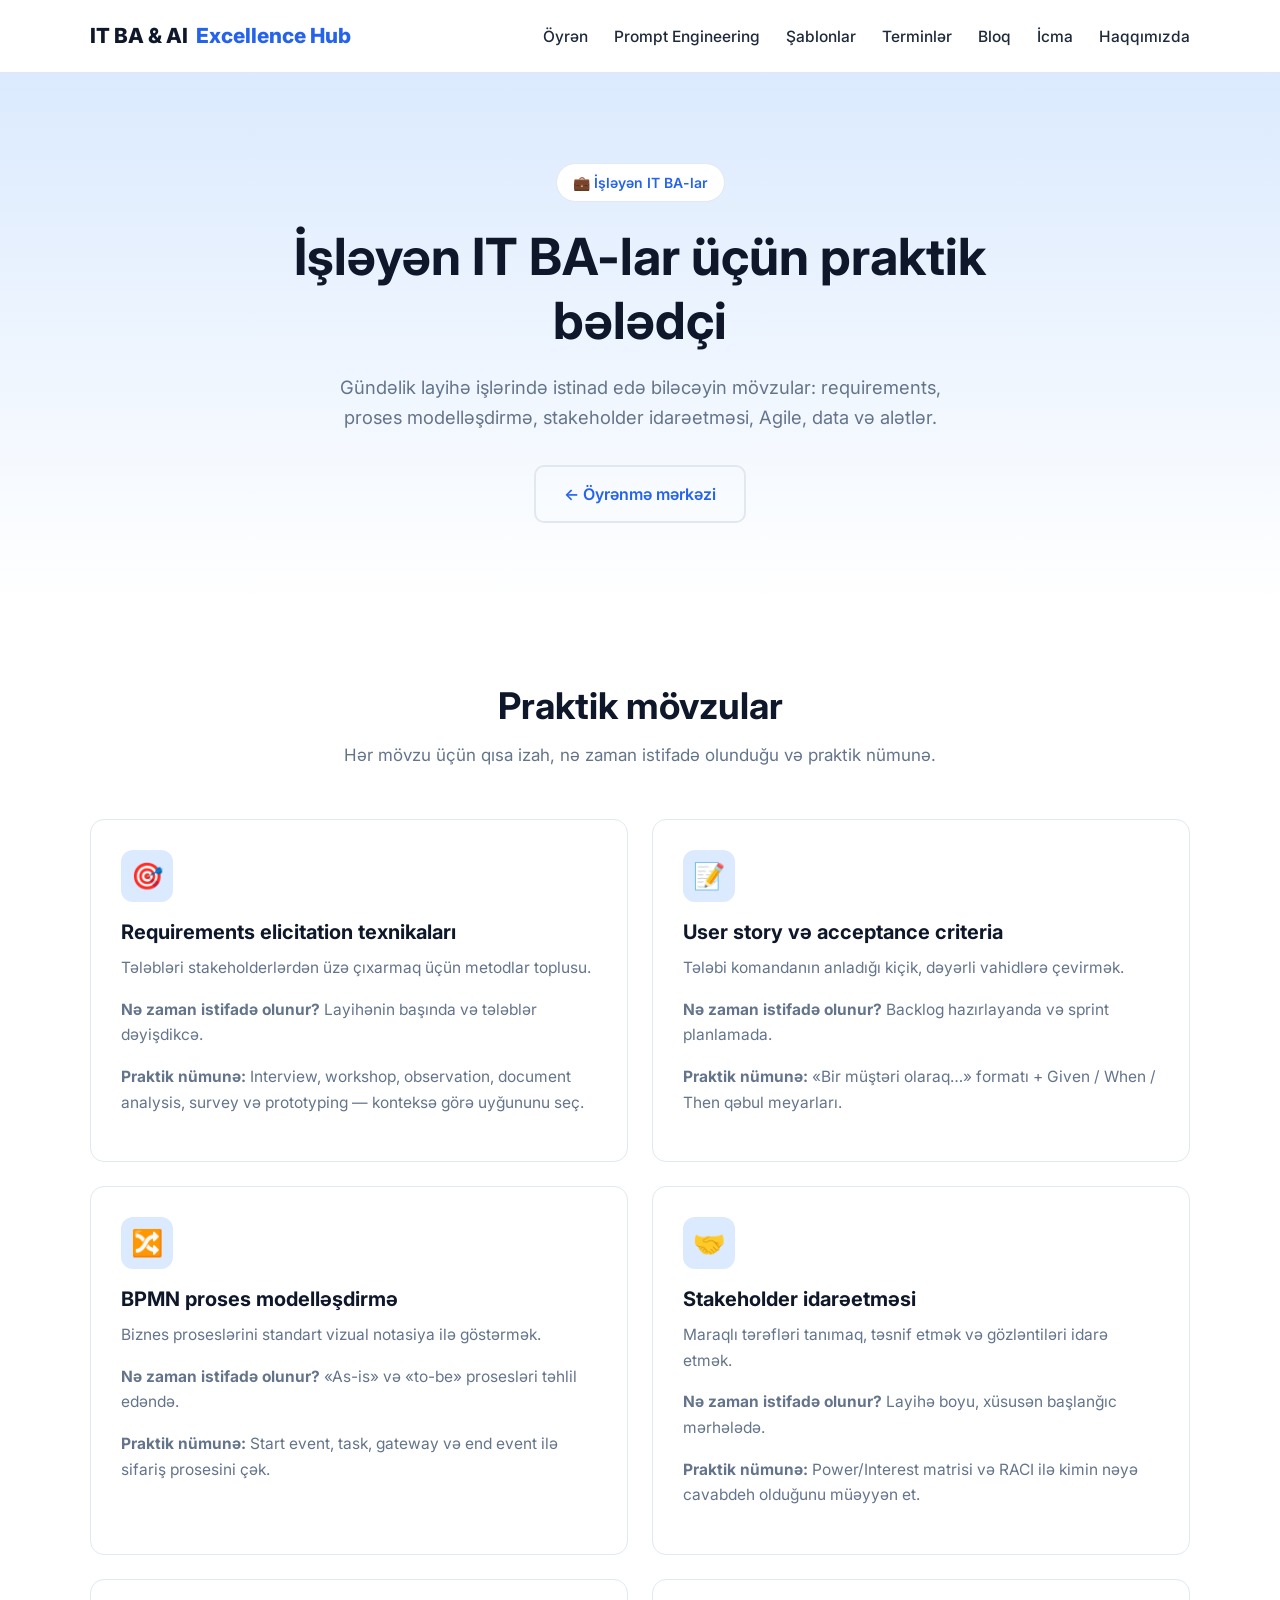
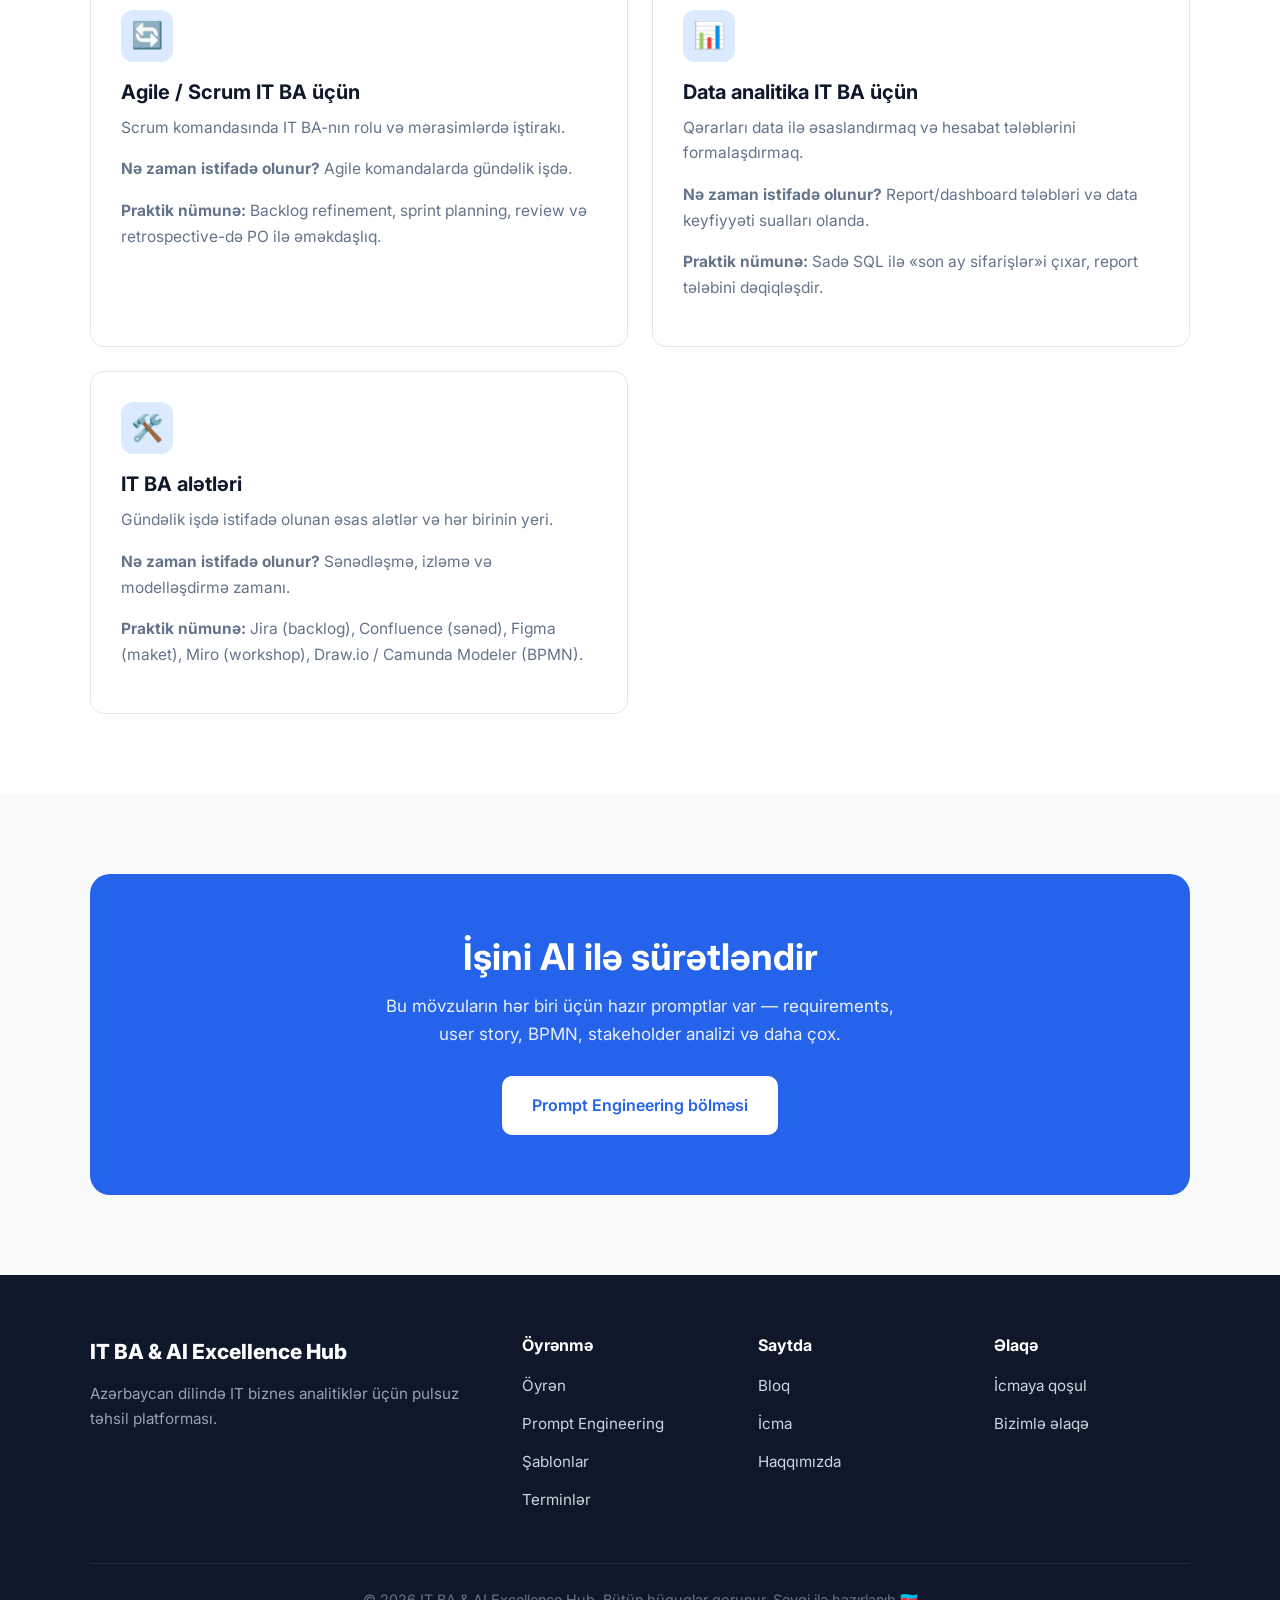
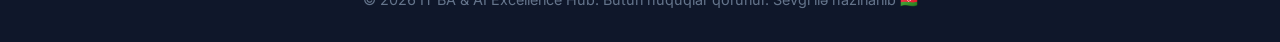
<file: oyren-mutexessis.html>
<!DOCTYPE html>
<html lang="az">
<head>
  <meta charset="UTF-8">
  <meta name="viewport" content="width=device-width, initial-scale=1.0">

  <!-- Google tag (gtag.js) -->
  <script async src="https://www.googletagmanager.com/gtag/js?id=G-9MJH9BJH31"></script>
  <script>
    window.dataLayer = window.dataLayer || [];
    function gtag(){dataLayer.push(arguments);}
    gtag('js', new Date());
    gtag('config', 'G-9MJH9BJH31');
  </script>
  <title>İşləyən IT BA-lar üçün praktik bələdçi — IT BA & AI Excellence Hub</title>
  <meta name="description" content="İşləyən IT biznes analitiklər üçün istinad bələdçisi: requirements elicitation, user story, BPMN, stakeholder idarəetməsi, Agile, data analitika və IT BA alətləri.">
  <link rel="preconnect" href="https://fonts.googleapis.com">
  <link rel="preconnect" href="https://fonts.gstatic.com" crossorigin>
  <link href="https://fonts.googleapis.com/css2?family=Inter:wght@400;500;600;700;800&display=swap" rel="stylesheet">
  <link rel="stylesheet" href="css/style.css">
</head>
<body>
  <header class="site-header">
    <div class="container">
      <nav class="nav">
        <a href="index.html" class="nav-logo">IT BA &amp; AI<span>Excellence Hub</span></a>
        <ul class="nav-links">
          <li><a href="oyren.html">Öyrən</a></li>
          <li><a href="prompt-engineering.html">Prompt Engineering</a></li>
          <li><a href="sablonlar.html">Şablonlar</a></li>
          <li><a href="terminler.html">Terminlər</a></li>
          <li><a href="bloq.html">Bloq</a></li>
          <li><a href="icma.html">İcma</a></li>
          <li><a href="haqqimizda.html">Haqqımızda</a></li>
        </ul>
        <button class="nav-toggle" aria-label="Menyunu aç"><span></span><span></span><span></span></button>
      </nav>
    </div>
  </header>

  <!-- ============ HERO ============ -->
  <section class="hero">
    <div class="container">
      <span class="badge">💼 İşləyən IT BA-lar</span>
      <h1>İşləyən IT BA-lar üçün praktik bələdçi</h1>
      <p>Gündəlik layihə işlərində istinad edə biləcəyin mövzular: requirements, proses modelləşdirmə, stakeholder idarəetməsi, Agile, data və alətlər.</p>
      <div class="hero-buttons">
        <a href="oyren.html" class="btn btn-outline">← Öyrənmə mərkəzi</a>
      </div>
    </div>
  </section>

  <!-- ============ MÖVZULAR ============ -->
  <section class="section">
    <div class="container">
      <h2 class="section-title">Praktik mövzular</h2>
      <p class="section-subtitle">Hər mövzu üçün qısa izah, nə zaman istifadə olunduğu və praktik nümunə.</p>

      <div class="grid grid-2">

        <div class="card">
          <div class="card-icon">🎯</div>
          <h3>Requirements elicitation texnikaları</h3>
          <p>Tələbləri stakeholderlərdən üzə çıxarmaq üçün metodlar toplusu.</p>
          <p><strong>Nə zaman istifadə olunur?</strong> Layihənin başında və tələblər dəyişdikcə.</p>
          <p><strong>Praktik nümunə:</strong> Interview, workshop, observation, document analysis, survey və prototyping — konteksə görə uyğununu seç.</p>
        </div>

        <div class="card">
          <div class="card-icon">📝</div>
          <h3>User story və acceptance criteria</h3>
          <p>Tələbi komandanın anladığı kiçik, dəyərli vahidlərə çevirmək.</p>
          <p><strong>Nə zaman istifadə olunur?</strong> Backlog hazırlayanda və sprint planlamada.</p>
          <p><strong>Praktik nümunə:</strong> «Bir müştəri olaraq…» formatı + Given / When / Then qəbul meyarları.</p>
        </div>

        <div class="card">
          <div class="card-icon">🔀</div>
          <h3>BPMN proses modelləşdirmə</h3>
          <p>Biznes proseslərini standart vizual notasiya ilə göstərmək.</p>
          <p><strong>Nə zaman istifadə olunur?</strong> «As-is» və «to-be» prosesləri təhlil edəndə.</p>
          <p><strong>Praktik nümunə:</strong> Start event, task, gateway və end event ilə sifariş prosesini çək.</p>
        </div>

        <div class="card">
          <div class="card-icon">🤝</div>
          <h3>Stakeholder idarəetməsi</h3>
          <p>Maraqlı tərəfləri tanımaq, təsnif etmək və gözləntiləri idarə etmək.</p>
          <p><strong>Nə zaman istifadə olunur?</strong> Layihə boyu, xüsusən başlanğıc mərhələdə.</p>
          <p><strong>Praktik nümunə:</strong> Power/Interest matrisi və RACI ilə kimin nəyə cavabdeh olduğunu müəyyən et.</p>
        </div>

        <div class="card">
          <div class="card-icon">🔄</div>
          <h3>Agile / Scrum IT BA üçün</h3>
          <p>Scrum komandasında IT BA-nın rolu və mərasimlərdə iştirakı.</p>
          <p><strong>Nə zaman istifadə olunur?</strong> Agile komandalarda gündəlik işdə.</p>
          <p><strong>Praktik nümunə:</strong> Backlog refinement, sprint planning, review və retrospective-də PO ilə əməkdaşlıq.</p>
        </div>

        <div class="card">
          <div class="card-icon">📊</div>
          <h3>Data analitika IT BA üçün</h3>
          <p>Qərarları data ilə əsaslandırmaq və hesabat tələblərini formalaşdırmaq.</p>
          <p><strong>Nə zaman istifadə olunur?</strong> Report/dashboard tələbləri və data keyfiyyəti sualları olanda.</p>
          <p><strong>Praktik nümunə:</strong> Sadə SQL ilə «son ay sifarişlər»i çıxar, report tələbini dəqiqləşdir.</p>
        </div>

        <div class="card">
          <div class="card-icon">🛠️</div>
          <h3>IT BA alətləri</h3>
          <p>Gündəlik işdə istifadə olunan əsas alətlər və hər birinin yeri.</p>
          <p><strong>Nə zaman istifadə olunur?</strong> Sənədləşmə, izləmə və modelləşdirmə zamanı.</p>
          <p><strong>Praktik nümunə:</strong> Jira (backlog), Confluence (sənəd), Figma (maket), Miro (workshop), Draw.io / Camunda Modeler (BPMN).</p>
        </div>

      </div>
    </div>
  </section>

  <!-- ============ CTA ============ -->
  <section class="section section-soft">
    <div class="container">
      <div class="cta-band">
        <h2>İşini AI ilə sürətləndir</h2>
        <p>Bu mövzuların hər biri üçün hazır promptlar var — requirements, user story, BPMN, stakeholder analizi və daha çox.</p>
        <a href="prompt-engineering.html" class="btn">Prompt Engineering bölməsi</a>
      </div>
    </div>
  </section>

  <!-- ============ FOOTER ============ -->
  <footer class="site-footer">
    <div class="container">
      <div class="footer-grid">
        <div>
          <div class="footer-brand">IT BA & AI Excellence Hub</div>
          <p>Azərbaycan dilində IT biznes analitiklər üçün pulsuz təhsil platforması.</p>
        </div>
        <div>
          <h4>Öyrənmə</h4>
          <ul>
            <li><a href="oyren.html">Öyrən</a></li>
            <li><a href="prompt-engineering.html">Prompt Engineering</a></li>
            <li><a href="sablonlar.html">Şablonlar</a></li>
            <li><a href="terminler.html">Terminlər</a></li>
          </ul>
        </div>
        <div>
          <h4>Saytda</h4>
          <ul>
            <li><a href="bloq.html">Bloq</a></li>
            <li><a href="icma.html">İcma</a></li>
            <li><a href="haqqimizda.html">Haqqımızda</a></li>
          </ul>
        </div>
        <div>
          <h4>Əlaqə</h4>
          <ul>
            <li><a href="icma.html">İcmaya qoşul</a></li>
            <li><a href="haqqimizda.html">Bizimlə əlaqə</a></li>
          </ul>
        </div>
      </div>
      <div class="footer-bottom">© 2026 IT BA & AI Excellence Hub. Bütün hüquqlar qorunur. Sevgi ilə hazırlanıb 🇦🇿</div>
    </div>
  </footer>
  <script src="js/main.js"></script>
</body>
</html>
</file>
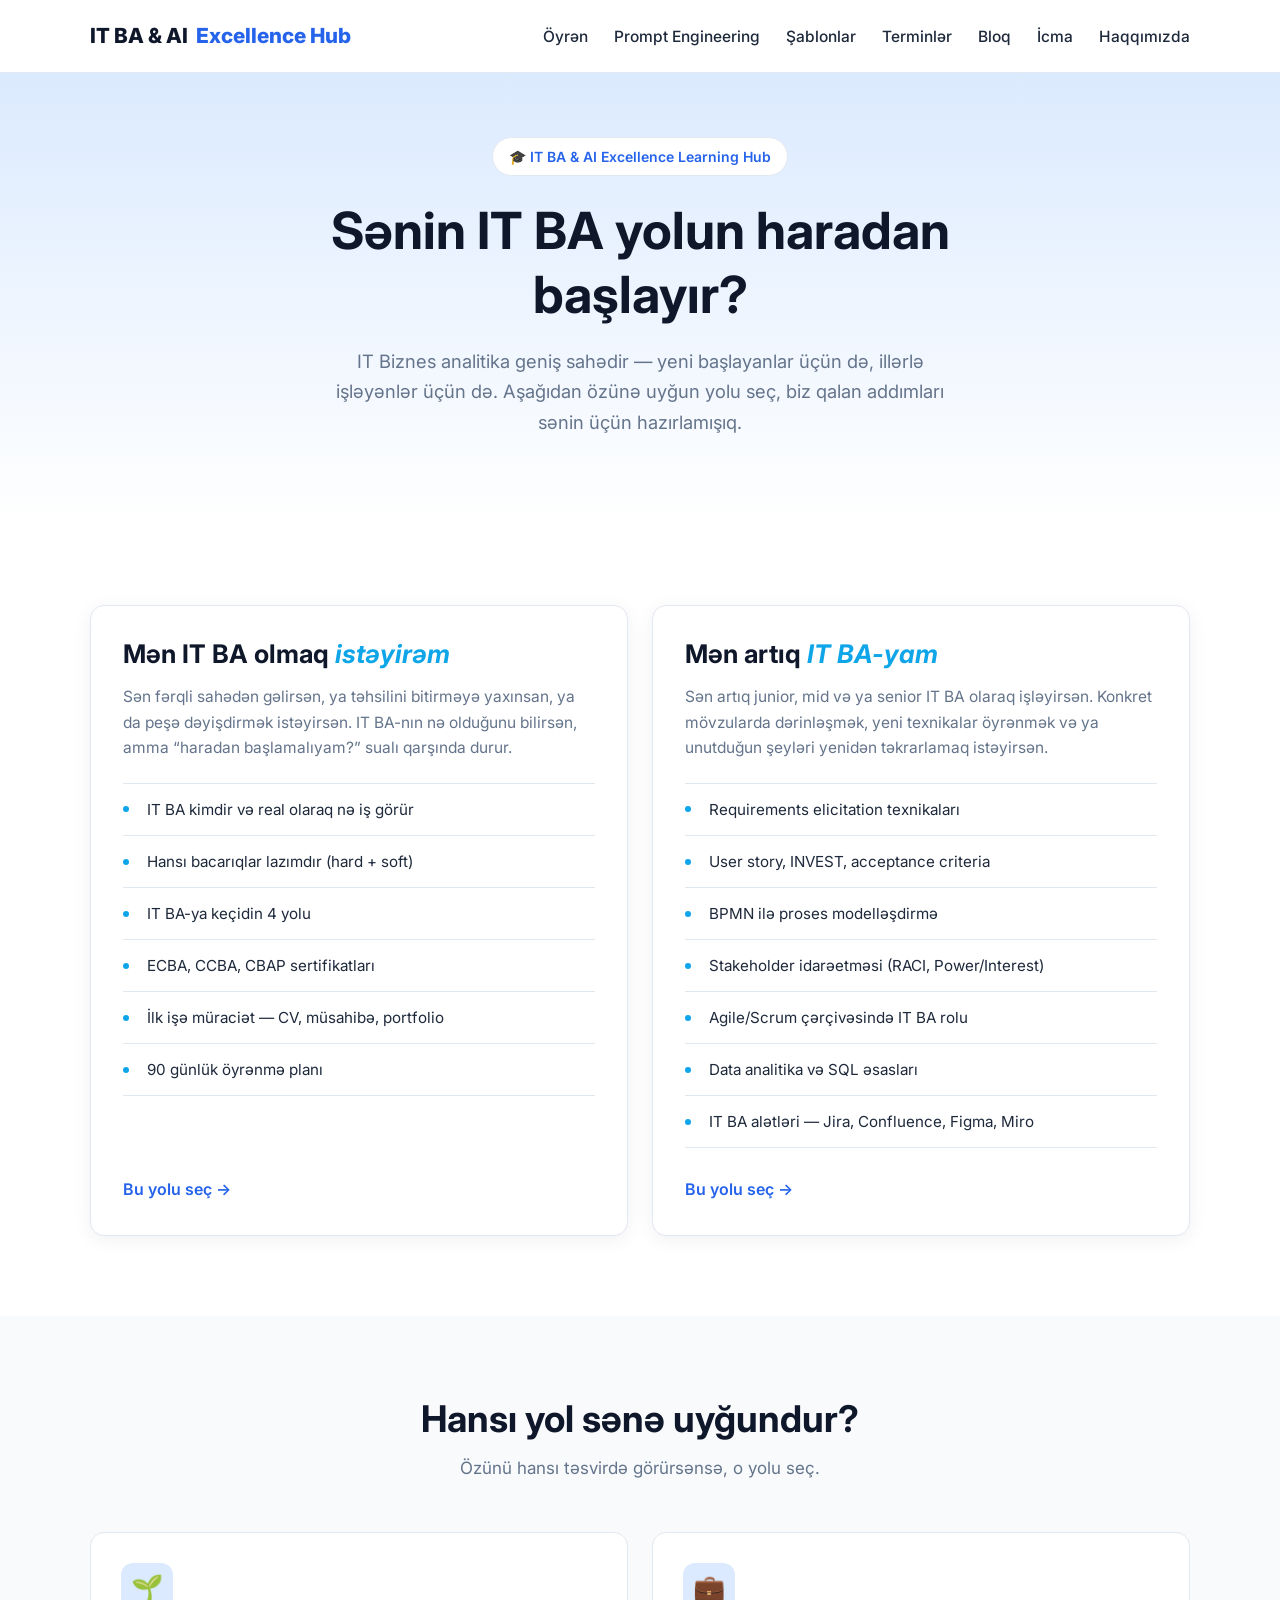
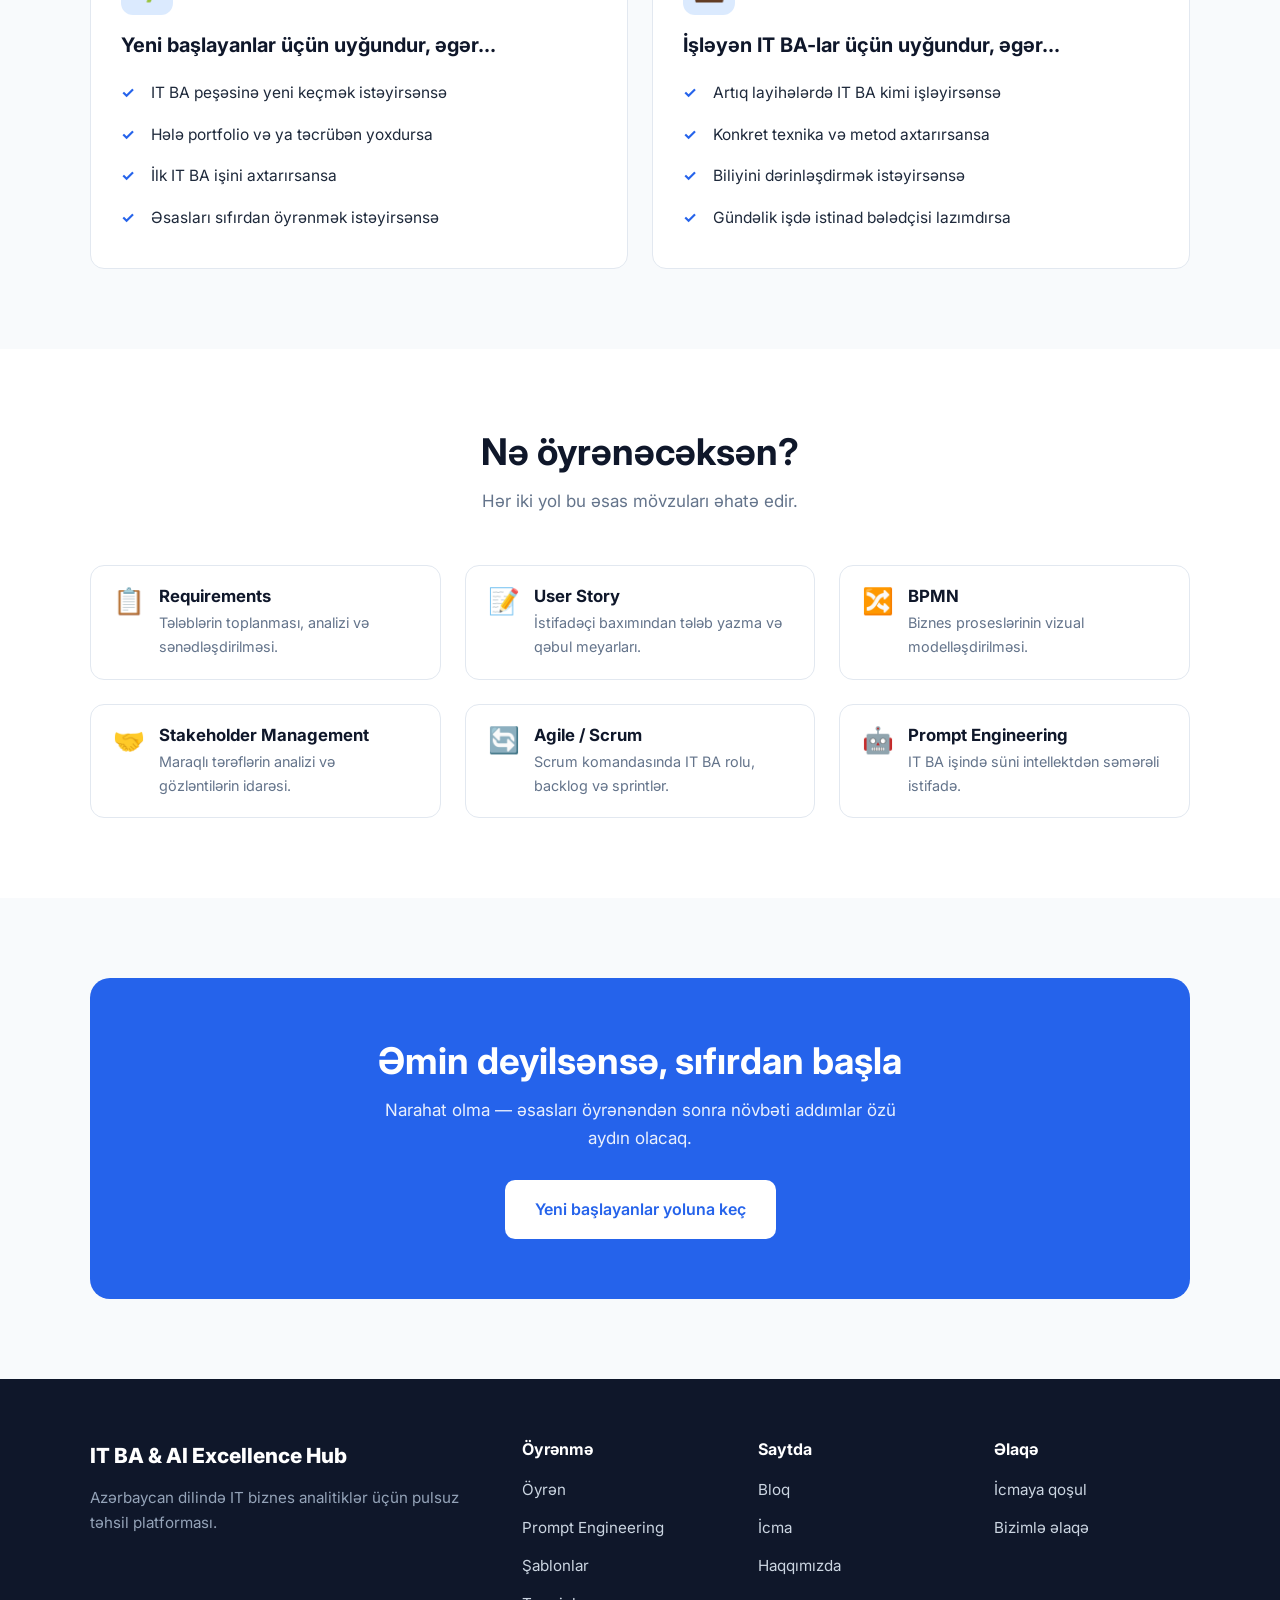
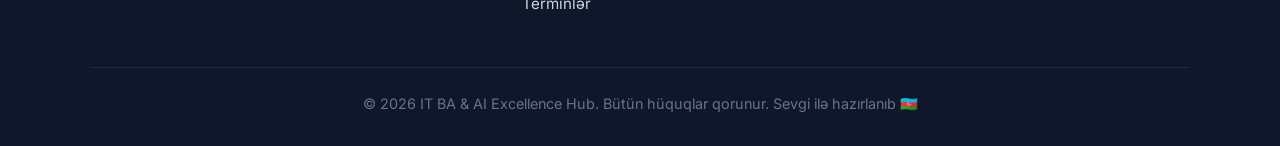
<file: oyren.html>
<!DOCTYPE html>
<html lang="az">
<head>
  <meta charset="UTF-8">
  <meta name="viewport" content="width=device-width, initial-scale=1.0">

  <!-- Google tag (gtag.js) -->
  <script async src="https://www.googletagmanager.com/gtag/js?id=G-9MJH9BJH31"></script>
  <script>
    window.dataLayer = window.dataLayer || [];
    function gtag(){dataLayer.push(arguments);}
    gtag('js', new Date());
    gtag('config', 'G-9MJH9BJH31');
  </script>
  <title>Öyrən — IT BA & AI Excellence Hub</title>
  <meta name="description" content="IT BA & AI Excellence Learning Hub: səviyyənə uyğun öyrənmə yolunu seç — IT BA olmaq istəyənlər və artıq işləyən IT biznes analitiklər üçün.">
  <link rel="preconnect" href="https://fonts.googleapis.com">
  <link rel="preconnect" href="https://fonts.gstatic.com" crossorigin>
  <link href="https://fonts.googleapis.com/css2?family=Inter:wght@400;500;600;700;800&display=swap" rel="stylesheet">
  <link rel="stylesheet" href="css/style.css">
</head>
<body>
  <header class="site-header">
    <div class="container">
      <nav class="nav">
        <a href="index.html" class="nav-logo">IT BA &amp; AI<span>Excellence Hub</span></a>
        <ul class="nav-links">
          <li><a href="oyren.html">Öyrən</a></li>
          <li><a href="prompt-engineering.html">Prompt Engineering</a></li>
          <li><a href="sablonlar.html">Şablonlar</a></li>
          <li><a href="terminler.html">Terminlər</a></li>
          <li><a href="bloq.html">Bloq</a></li>
          <li><a href="icma.html">İcma</a></li>
          <li><a href="haqqimizda.html">Haqqımızda</a></li>
        </ul>
        <button class="nav-toggle" aria-label="Menyunu aç"><span></span><span></span><span></span></button>
      </nav>
    </div>
  </header>

  <!-- ============ HERO (kompakt) ============ -->
  <section class="hero" style="padding:64px 0 56px;">
    <div class="container">
      <span class="badge">🎓 IT BA & AI Excellence Learning Hub</span>
      <h1>Sənin IT BA yolun haradan başlayır?</h1>
      <p>IT Biznes analitika geniş sahədir — yeni başlayanlar üçün də, illərlə işləyənlər üçün də. Aşağıdan özünə uyğun yolu seç, biz qalan addımları sənin üçün hazırlamışıq.</p>
    </div>
  </section>

  <!-- ============ İKİ LEARNING PATH ============ -->
  <section class="section">
    <div class="container">
      <div class="grid grid-2">

        <!-- Yol 1 -->
        <div class="learn-path">
          <div class="learn-path-body">
            <h3 class="lp-title">Mən IT BA olmaq <em>istəyirəm</em></h3>
            <p class="lp-desc">Sən fərqli sahədən gəlirsən, ya təhsilini bitirməyə yaxınsan, ya da peşə dəyişdirmək istəyirsən. IT BA-nın nə olduğunu bilirsən, amma “haradan başlamalıyam?” sualı qarşında durur.</p>
            <ul class="lp-list">
              <li>IT BA kimdir və real olaraq nə iş görür</li>
              <li>Hansı bacarıqlar lazımdır (hard + soft)</li>
              <li>IT BA-ya keçidin 4 yolu</li>
              <li>ECBA, CCBA, CBAP sertifikatları</li>
              <li>İlk işə müraciət — CV, müsahibə, portfolio</li>
              <li>90 günlük öyrənmə planı</li>
            </ul>
            <a href="yeni-baslayanlar.html" class="lp-link">Bu yolu seç →</a>
          </div>
        </div>

        <!-- Yol 2 -->
        <div class="learn-path">
          <div class="learn-path-body">
            <h3 class="lp-title">Mən artıq <em>IT BA-yam</em></h3>
            <p class="lp-desc">Sən artıq junior, mid və ya senior IT BA olaraq işləyirsən. Konkret mövzularda dərinləşmək, yeni texnikalar öyrənmək və ya unutduğun şeyləri yenidən təkrarlamaq istəyirsən.</p>
            <ul class="lp-list">
              <li>Requirements elicitation texnikaları</li>
              <li>User story, INVEST, acceptance criteria</li>
              <li>BPMN ilə proses modelləşdirmə</li>
              <li>Stakeholder idarəetməsi (RACI, Power/Interest)</li>
              <li>Agile/Scrum çərçivəsində IT BA rolu</li>
              <li>Data analitika və SQL əsasları</li>
              <li>IT BA alətləri — Jira, Confluence, Figma, Miro</li>
            </ul>
            <a href="oyren-mutexessis.html" class="lp-link">Bu yolu seç →</a>
          </div>
        </div>

      </div>
    </div>
  </section>

  <!-- ============ HANSI YOL SƏNƏ UYĞUNDUR? ============ -->
  <section class="section section-soft">
    <div class="container">
      <h2 class="section-title">Hansı yol sənə uyğundur?</h2>
      <p class="section-subtitle">Özünü hansı təsvirdə görürsənsə, o yolu seç.</p>

      <div class="grid grid-2">

        <div class="card">
          <div class="card-icon">🌱</div>
          <h3>Yeni başlayanlar üçün uyğundur, əgər...</h3>
          <ul class="check-list">
            <li>IT BA peşəsinə yeni keçmək istəyirsənsə</li>
            <li>Hələ portfolio və ya təcrübən yoxdursa</li>
            <li>İlk IT BA işini axtarırsansa</li>
            <li>Əsasları sıfırdan öyrənmək istəyirsənsə</li>
          </ul>
        </div>

        <div class="card">
          <div class="card-icon">💼</div>
          <h3>İşləyən IT BA-lar üçün uyğundur, əgər...</h3>
          <ul class="check-list">
            <li>Artıq layihələrdə IT BA kimi işləyirsənsə</li>
            <li>Konkret texnika və metod axtarırsansa</li>
            <li>Biliyini dərinləşdirmək istəyirsənsə</li>
            <li>Gündəlik işdə istinad bələdçisi lazımdırsa</li>
          </ul>
        </div>

      </div>
    </div>
  </section>

  <!-- ============ NƏ ÖYRƏNƏCƏKSƏN? ============ -->
  <section class="section">
    <div class="container">
      <h2 class="section-title">Nə öyrənəcəksən?</h2>
      <p class="section-subtitle">Hər iki yol bu əsas mövzuları əhatə edir.</p>

      <div class="grid grid-3">

        <div class="topic-card">
          <span class="topic-icon">📋</span>
          <div>
            <h4>Requirements</h4>
            <p>Tələblərin toplanması, analizi və sənədləşdirilməsi.</p>
          </div>
        </div>

        <div class="topic-card">
          <span class="topic-icon">📝</span>
          <div>
            <h4>User Story</h4>
            <p>İstifadəçi baxımından tələb yazma və qəbul meyarları.</p>
          </div>
        </div>

        <div class="topic-card">
          <span class="topic-icon">🔀</span>
          <div>
            <h4>BPMN</h4>
            <p>Biznes proseslərinin vizual modelləşdirilməsi.</p>
          </div>
        </div>

        <div class="topic-card">
          <span class="topic-icon">🤝</span>
          <div>
            <h4>Stakeholder Management</h4>
            <p>Maraqlı tərəflərin analizi və gözləntilərin idarəsi.</p>
          </div>
        </div>

        <div class="topic-card">
          <span class="topic-icon">🔄</span>
          <div>
            <h4>Agile / Scrum</h4>
            <p>Scrum komandasında IT BA rolu, backlog və sprintlər.</p>
          </div>
        </div>

        <a href="prompt-engineering.html" class="topic-card">
          <span class="topic-icon">🤖</span>
          <div>
            <h4>Prompt Engineering</h4>
            <p>IT BA işində süni intellektdən səmərəli istifadə.</p>
          </div>
        </a>

      </div>
    </div>
  </section>

  <!-- ============ CTA ============ -->
  <section class="section section-soft">
    <div class="container">
      <div class="cta-band">
        <h2>Əmin deyilsənsə, sıfırdan başla</h2>
        <p>Narahat olma — əsasları öyrənəndən sonra növbəti addımlar özü aydın olacaq.</p>
        <a href="yeni-baslayanlar.html" class="btn">Yeni başlayanlar yoluna keç</a>
      </div>
    </div>
  </section>

  <!-- ============ FOOTER ============ -->
  <footer class="site-footer">
    <div class="container">
      <div class="footer-grid">
        <div>
          <div class="footer-brand">IT BA & AI Excellence Hub</div>
          <p>Azərbaycan dilində IT biznes analitiklər üçün pulsuz təhsil platforması.</p>
        </div>
        <div>
          <h4>Öyrənmə</h4>
          <ul>
            <li><a href="oyren.html">Öyrən</a></li>
            <li><a href="prompt-engineering.html">Prompt Engineering</a></li>
            <li><a href="sablonlar.html">Şablonlar</a></li>
            <li><a href="terminler.html">Terminlər</a></li>
          </ul>
        </div>
        <div>
          <h4>Saytda</h4>
          <ul>
            <li><a href="bloq.html">Bloq</a></li>
            <li><a href="icma.html">İcma</a></li>
            <li><a href="haqqimizda.html">Haqqımızda</a></li>
          </ul>
        </div>
        <div>
          <h4>Əlaqə</h4>
          <ul>
            <li><a href="icma.html">İcmaya qoşul</a></li>
            <li><a href="haqqimizda.html">Bizimlə əlaqə</a></li>
          </ul>
        </div>
      </div>
      <div class="footer-bottom">© 2026 IT BA & AI Excellence Hub. Bütün hüquqlar qorunur. Sevgi ilə hazırlanıb 🇦🇿</div>
    </div>
  </footer>
  <script src="js/main.js"></script>
</body>
</html>
</file>
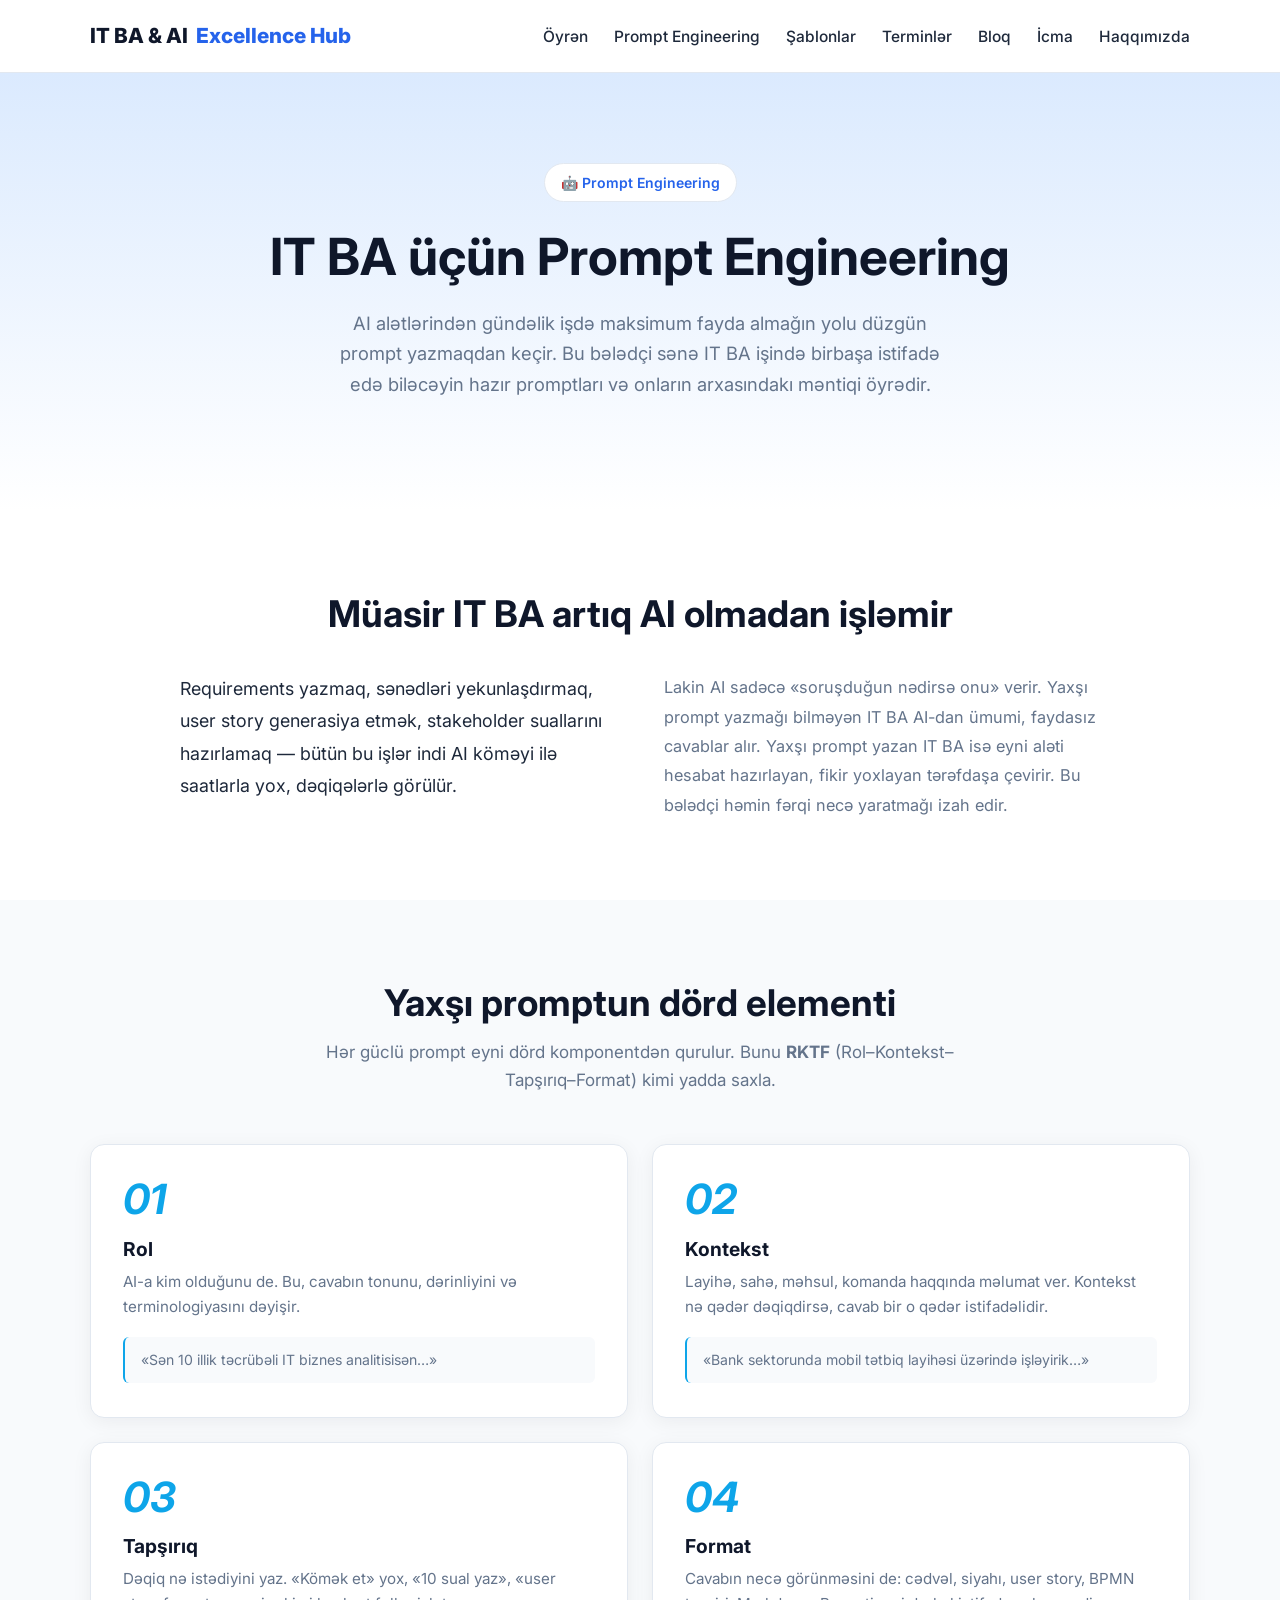
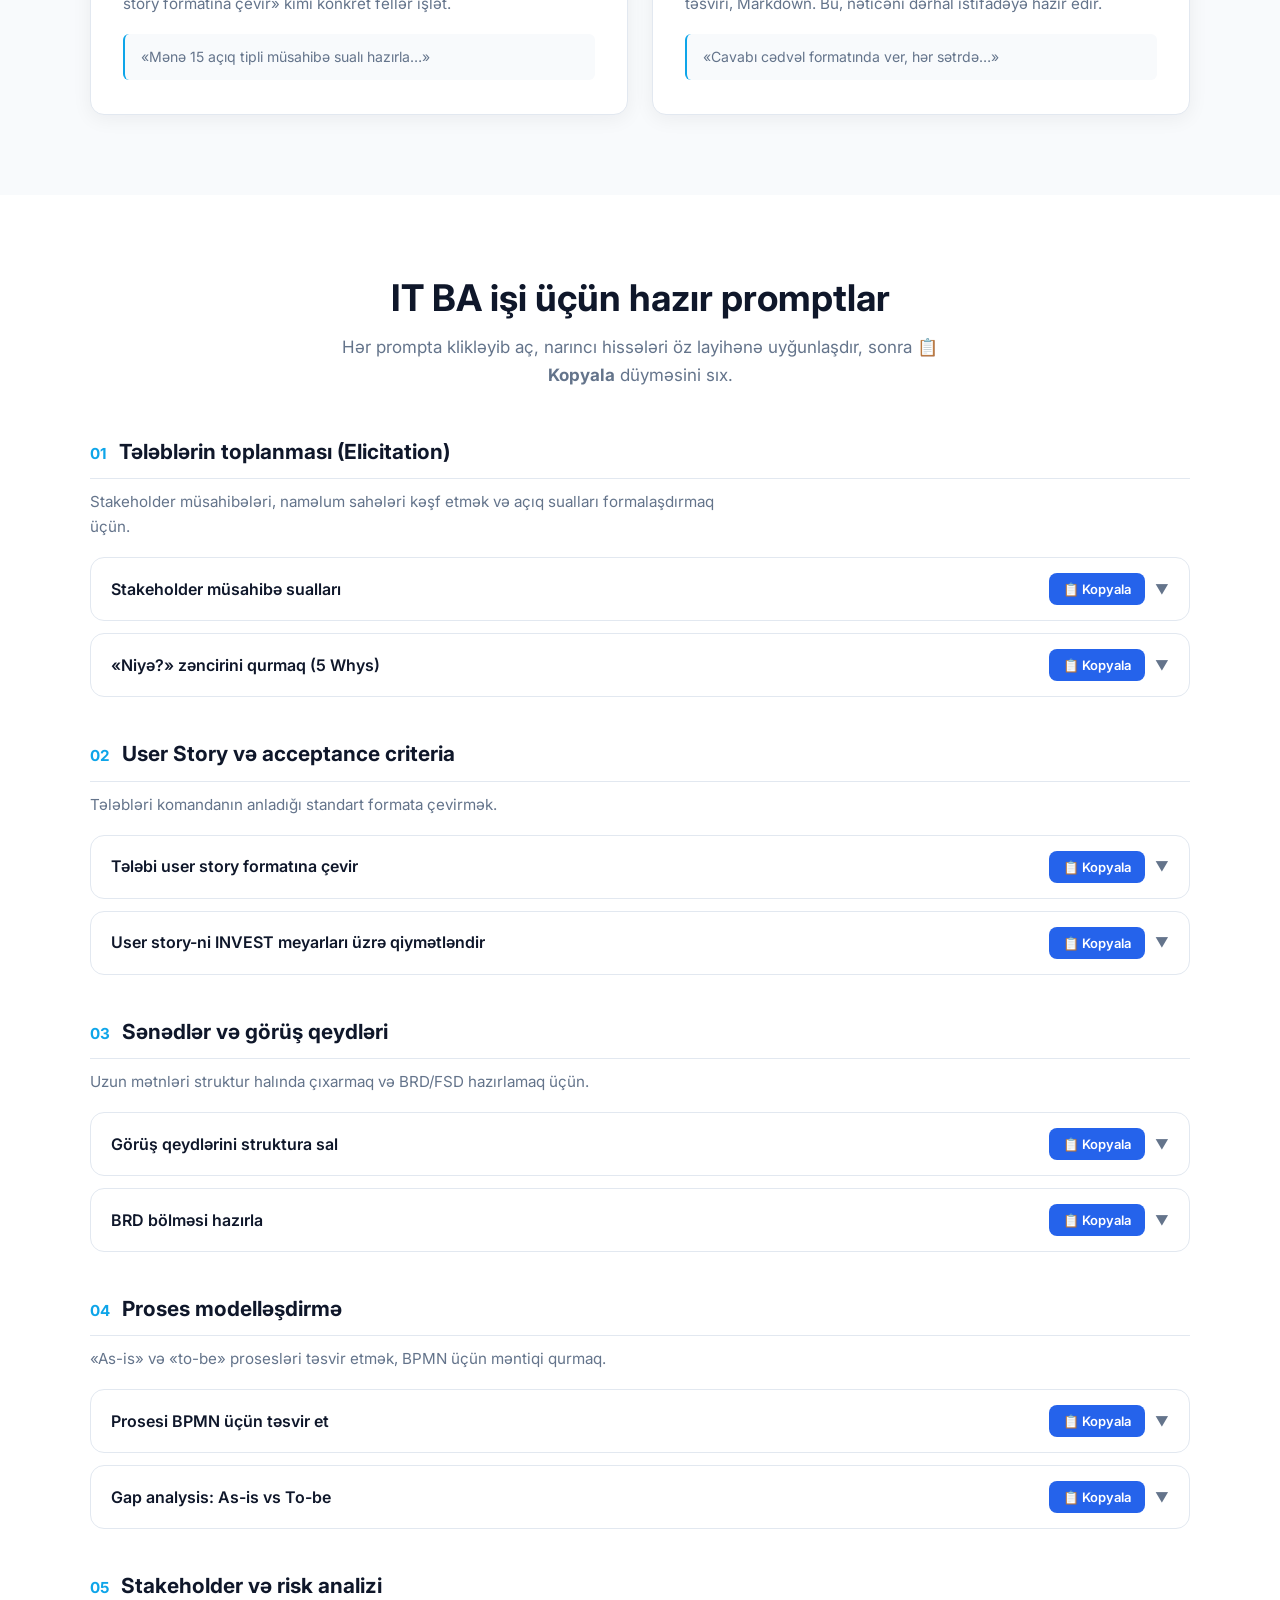
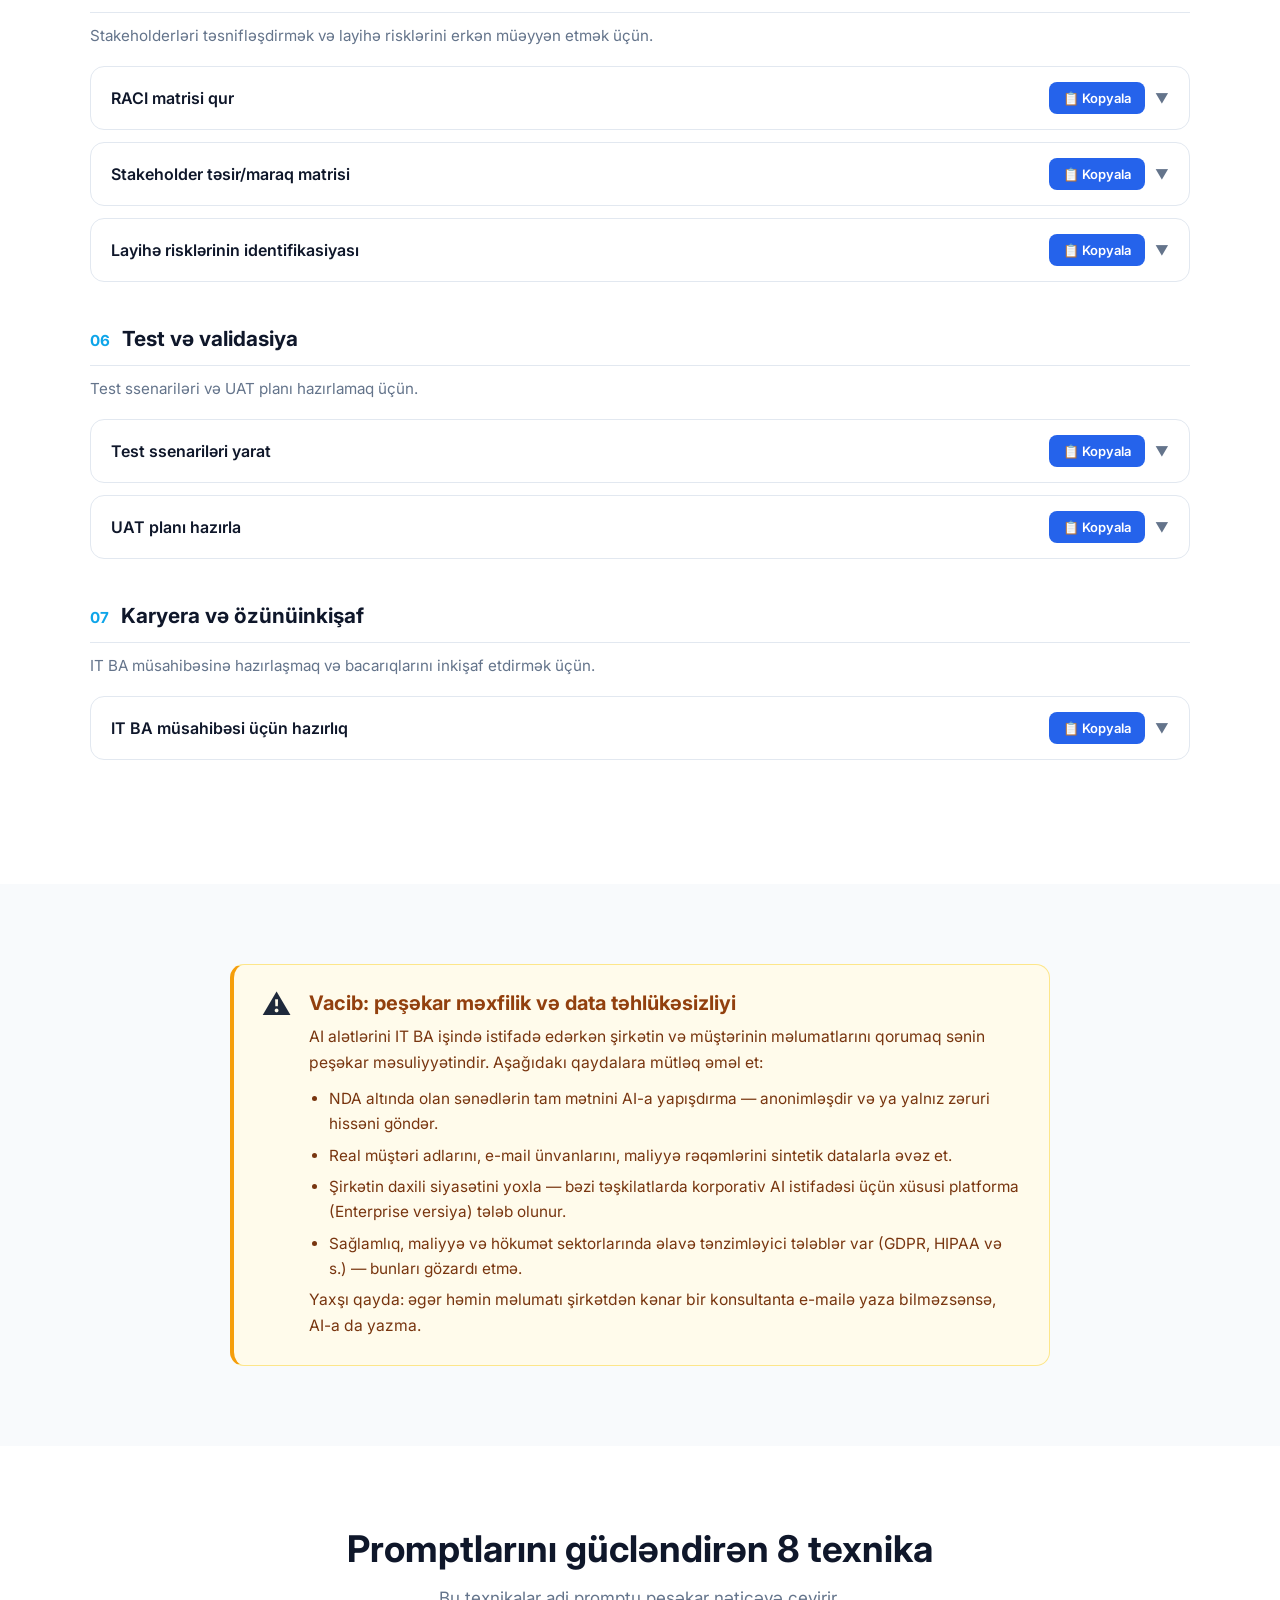
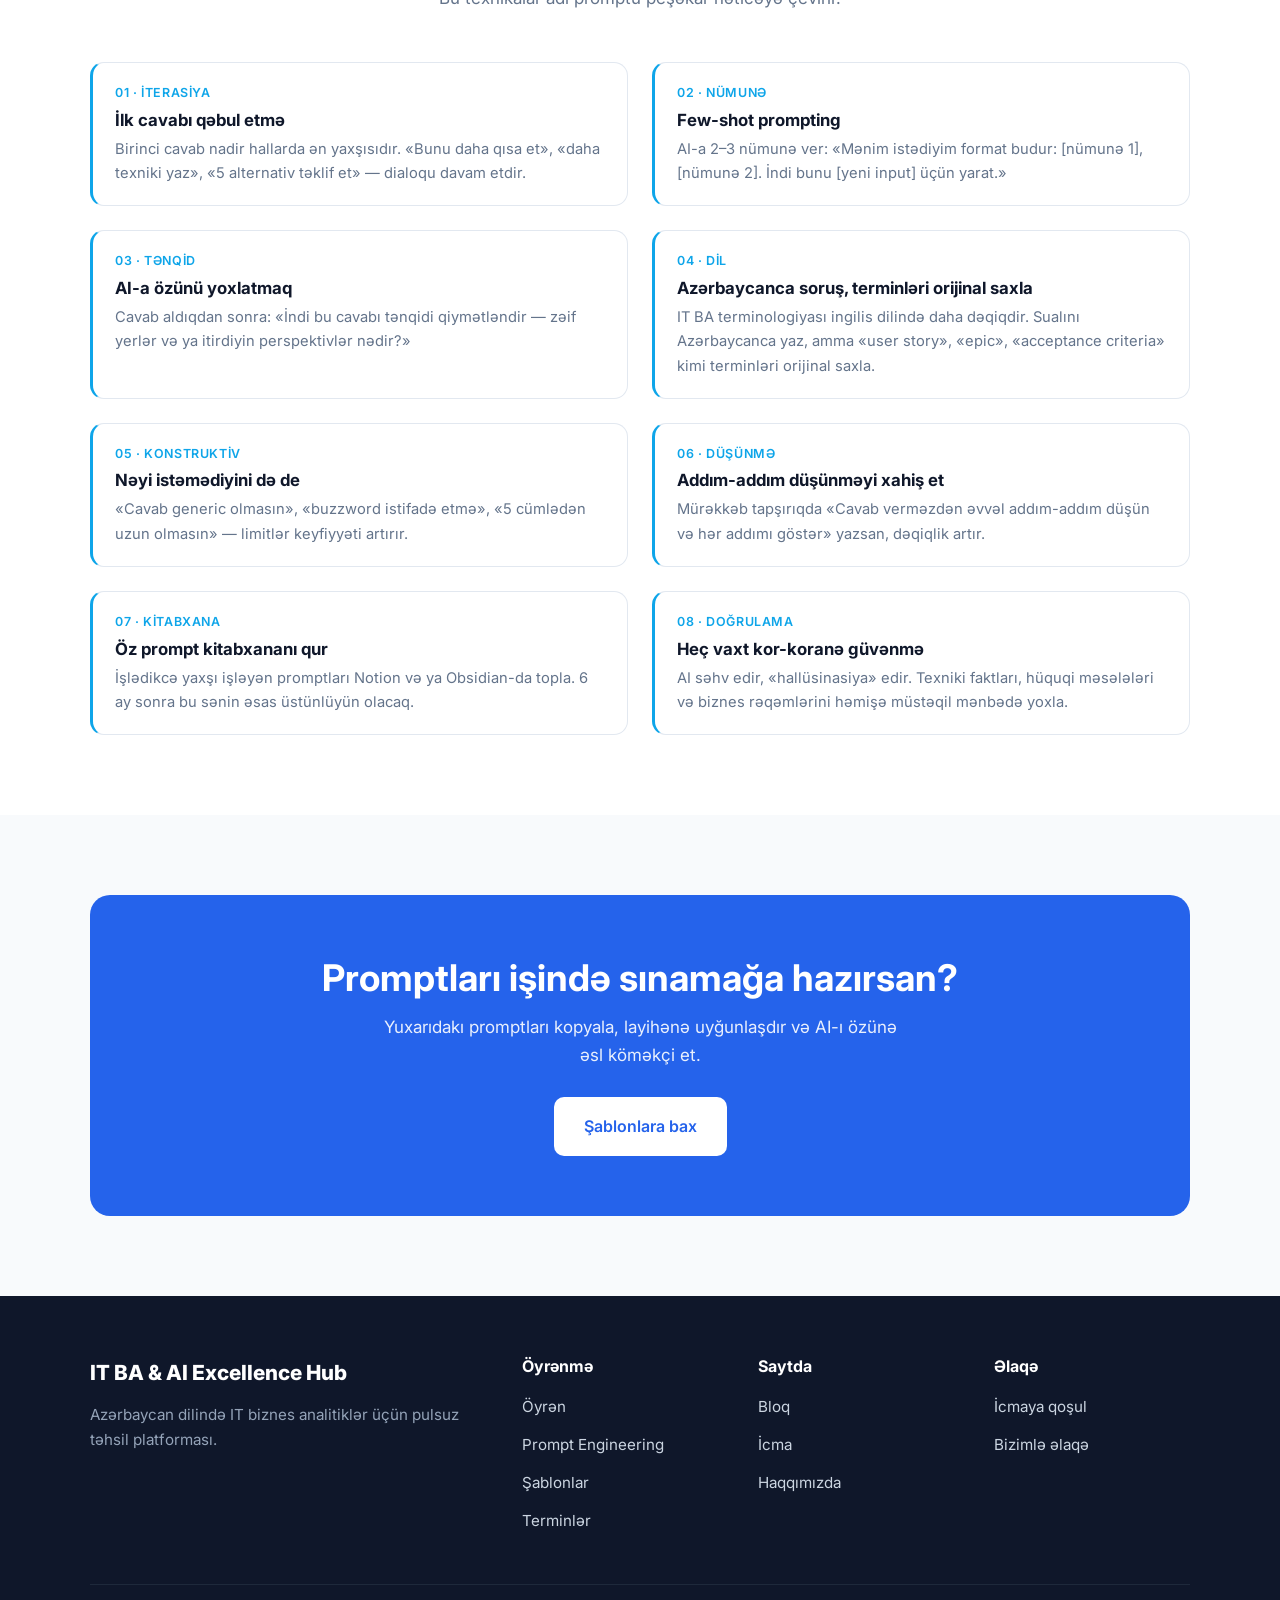
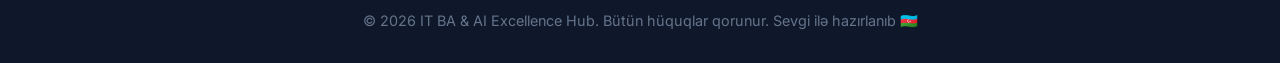
<file: prompt-engineering.html>
<!DOCTYPE html>
<html lang="az">
<head>
  <meta charset="UTF-8">
  <meta name="viewport" content="width=device-width, initial-scale=1.0">

  <!-- Google tag (gtag.js) -->
  <script async src="https://www.googletagmanager.com/gtag/js?id=G-9MJH9BJH31"></script>
  <script>
    window.dataLayer = window.dataLayer || [];
    function gtag(){dataLayer.push(arguments);}
    gtag('js', new Date());
    gtag('config', 'G-9MJH9BJH31');
  </script>
  <title>IT BA üçün Prompt Engineering — IT BA & AI Excellence Hub</title>
  <meta name="description" content="IT Biznes analitiklər üçün Azərbaycan dilində prompt engineering bələdçisi: RKTF çərçivəsi, 14 hazır prompt və praktik texnikalar.">
  <link rel="preconnect" href="https://fonts.googleapis.com">
  <link rel="preconnect" href="https://fonts.gstatic.com" crossorigin>
  <link href="https://fonts.googleapis.com/css2?family=Inter:wght@400;500;600;700;800&display=swap" rel="stylesheet">
  <link rel="stylesheet" href="css/style.css">
</head>
<body>
  <header class="site-header">
    <div class="container">
      <nav class="nav">
        <a href="index.html" class="nav-logo">IT BA &amp; AI<span>Excellence Hub</span></a>
        <ul class="nav-links">
          <li><a href="oyren.html">Öyrən</a></li>
          <li><a href="prompt-engineering.html">Prompt Engineering</a></li>
          <li><a href="sablonlar.html">Şablonlar</a></li>
          <li><a href="terminler.html">Terminlər</a></li>
          <li><a href="bloq.html">Bloq</a></li>
          <li><a href="icma.html">İcma</a></li>
          <li><a href="haqqimizda.html">Haqqımızda</a></li>
        </ul>
        <button class="nav-toggle" aria-label="Menyunu aç"><span></span><span></span><span></span></button>
      </nav>
    </div>
  </header>

  <!-- ============ HERO ============ -->
  <section class="hero">
    <div class="container">
      <span class="badge">🤖 Prompt Engineering</span>
      <h1>IT BA üçün Prompt Engineering</h1>
      <p>AI alətlərindən gündəlik işdə maksimum fayda almağın yolu düzgün prompt yazmaqdan keçir. Bu bələdçi sənə IT BA işində birbaşa istifadə edə biləcəyin hazır promptları və onların arxasındakı məntiqi öyrədir.</p>
    </div>
  </section>

  <!-- ============ NİYƏ VACİBDİR ============ -->
  <section class="section">
    <div class="container">
      <h2 class="section-title">Müasir IT BA artıq AI olmadan işləmir</h2>
      <div class="intro-cols">
        <p>Requirements yazmaq, sənədləri yekunlaşdırmaq, user story generasiya etmək, stakeholder suallarını hazırlamaq — bütün bu işlər indi AI köməyi ilə saatlarla yox, dəqiqələrlə görülür.</p>
        <p>Lakin AI sadəcə «soruşduğun nədirsə onu» verir. Yaxşı prompt yazmağı bilməyən IT BA AI-dan ümumi, faydasız cavablar alır. Yaxşı prompt yazan IT BA isə eyni aləti hesabat hazırlayan, fikir yoxlayan tərəfdaşa çevirir. Bu bələdçi həmin fərqi necə yaratmağı izah edir.</p>
      </div>
    </div>
  </section>

  <!-- ============ 4 ELEMENT (RKTF) ============ -->
  <section class="section section-soft">
    <div class="container">
      <h2 class="section-title">Yaxşı promptun dörd elementi</h2>
      <p class="section-subtitle">Hər güclü prompt eyni dörd komponentdən qurulur. Bunu <strong>RKTF</strong> (Rol–Kontekst–Tapşırıq–Format) kimi yadda saxla.</p>

      <div class="element-grid">
        <div class="element-card">
          <span class="num">01</span>
          <h4>Rol</h4>
          <p>AI-a kim olduğunu de. Bu, cavabın tonunu, dərinliyini və terminologiyasını dəyişir.</p>
          <div class="example">«Sən 10 illik təcrübəli IT biznes analitisisən…»</div>
        </div>
        <div class="element-card">
          <span class="num">02</span>
          <h4>Kontekst</h4>
          <p>Layihə, sahə, məhsul, komanda haqqında məlumat ver. Kontekst nə qədər dəqiqdirsə, cavab bir o qədər istifadəlidir.</p>
          <div class="example">«Bank sektorunda mobil tətbiq layihəsi üzərində işləyirik…»</div>
        </div>
        <div class="element-card">
          <span class="num">03</span>
          <h4>Tapşırıq</h4>
          <p>Dəqiq nə istədiyini yaz. «Kömək et» yox, «10 sual yaz», «user story formatına çevir» kimi konkret fellər işlət.</p>
          <div class="example">«Mənə 15 açıq tipli müsahibə sualı hazırla…»</div>
        </div>
        <div class="element-card">
          <span class="num">04</span>
          <h4>Format</h4>
          <p>Cavabın necə görünməsini de: cədvəl, siyahı, user story, BPMN təsviri, Markdown. Bu, nəticəni dərhal istifadəyə hazır edir.</p>
          <div class="example">«Cavabı cədvəl formatında ver, hər sətrdə…»</div>
        </div>
      </div>
    </div>
  </section>

  <!-- ============ HAZIR PROMPTLAR (ACCORDION) ============ -->
  <section class="section" id="promptlar">
    <div class="container">
      <h2 class="section-title">IT BA işi üçün hazır promptlar</h2>
      <p class="section-subtitle">Hər prompta klikləyib aç, <span class="ph">narıncı</span> hissələri öz layihənə uyğunlaşdır, sonra <strong>📋 Kopyala</strong> düyməsini sıx.</p>

      <!-- Kateqoriya 1 -->
      <div class="prompt-category">
        <div class="category-header">
          <span class="category-number">01</span>
          <h3 class="category-title">Tələblərin toplanması (Elicitation)</h3>
        </div>
        <p class="category-desc">Stakeholder müsahibələri, naməlum sahələri kəşf etmək və açıq sualları formalaşdırmaq üçün.</p>

        <div class="prompt-card">
          <div class="prompt-head">
            <span class="prompt-title">Stakeholder müsahibə sualları</span>
            <span class="prompt-actions">
              <button class="copy-btn" type="button">📋 Kopyala</button>
              <span class="prompt-chevron">▼</span>
            </span>
          </div>
          <div class="prompt-collapse">
            <p class="prompt-text">Sən təcrübəli IT biznes analitisisən. Mən <span class="ph">[məhsul/layihə adı]</span> üçün <span class="ph">[stakeholder rolu, məs: marketinq direktoru]</span> ilə müsahibəyə hazırlaşıram.

Layihə konteksti: <span class="ph">[2-3 cümlə ilə layihəni təsvir et]</span>.

Mənə açıq tipli (open-ended) 15 sual hazırla ki, aşağıdakıları üzə çıxarsın:
- Biznes ehtiyacları və məqsədlər
- Hazırkı ağrı nöqtələri (pain points)
- Gözləntilər və uğur meyarları
- Risklər və narahatlıqlar

Sualları 4 kateqoriyaya ayır və hər biri üçün niyə vacib olduğunu bir cümlə ilə izah et.</p>
          </div>
        </div>

        <div class="prompt-card">
          <div class="prompt-head">
            <span class="prompt-title">«Niyə?» zəncirini qurmaq (5 Whys)</span>
            <span class="prompt-actions">
              <button class="copy-btn" type="button">📋 Kopyala</button>
              <span class="prompt-chevron">▼</span>
            </span>
          </div>
          <div class="prompt-collapse">
            <p class="prompt-text">Stakeholder mənə belə bir tələb verdi: <span class="ph">[tələbi yaz]</span>.

5 Whys metodologiyası ilə bu tələbin əsl kök səbəbini tapmaq üçün ardıcıl 5 «Niyə?» sualı yarat. Hər sualın altında ehtimal olunan cavabları və növbəti sualın necə dəqiqləşməli olduğunu göstər. Sonda kök problemin nə ola biləcəyini xülasə et.</p>
          </div>
        </div>
      </div>

      <!-- Kateqoriya 2 -->
      <div class="prompt-category">
        <div class="category-header">
          <span class="category-number">02</span>
          <h3 class="category-title">User Story və acceptance criteria</h3>
        </div>
        <p class="category-desc">Tələbləri komandanın anladığı standart formata çevirmək.</p>

        <div class="prompt-card">
          <div class="prompt-head">
            <span class="prompt-title">Tələbi user story formatına çevir</span>
            <span class="prompt-actions">
              <button class="copy-btn" type="button">📋 Kopyala</button>
              <span class="prompt-chevron">▼</span>
            </span>
          </div>
          <div class="prompt-collapse">
            <p class="prompt-text">Aşağıdakı tələbi standart user story formatına çevir:

«Bir [rol] olaraq, [məqsəd] istəyirəm ki, [fayda].»

Hər biri üçün 3–5 acceptance criteria yaz Gherkin (Given–When–Then) formatında. Həm pozitiv, həm də edge case-ləri əhatə et.

Tələb: <span class="ph">[tələbi yaz]</span></p>
          </div>
        </div>

        <div class="prompt-card">
          <div class="prompt-head">
            <span class="prompt-title">User story-ni INVEST meyarları üzrə qiymətləndir</span>
            <span class="prompt-actions">
              <button class="copy-btn" type="button">📋 Kopyala</button>
              <span class="prompt-chevron">▼</span>
            </span>
          </div>
          <div class="prompt-collapse">
            <p class="prompt-text">Aşağıdakı user story-ni INVEST meyarları üzrə qiymətləndir (Independent, Negotiable, Valuable, Estimable, Small, Testable).

Hər meyar üçün 1–5 bal ver və zəif olduğu yerləri necə yaxşılaşdırmağı göstər. Sonda yenidən yazılmış təkmilləşdirilmiş versiyasını ver.

User story: <span class="ph">[user story-ni yaz]</span></p>
          </div>
        </div>
      </div>

      <!-- Kateqoriya 3 -->
      <div class="prompt-category">
        <div class="category-header">
          <span class="category-number">03</span>
          <h3 class="category-title">Sənədlər və görüş qeydləri</h3>
        </div>
        <p class="category-desc">Uzun mətnləri struktur halında çıxarmaq və BRD/FSD hazırlamaq üçün.</p>

        <div class="prompt-card">
          <div class="prompt-head">
            <span class="prompt-title">Görüş qeydlərini struktura sal</span>
            <span class="prompt-actions">
              <button class="copy-btn" type="button">📋 Kopyala</button>
              <span class="prompt-chevron">▼</span>
            </span>
          </div>
          <div class="prompt-collapse">
            <p class="prompt-text">Aşağıdakı görüş qeydlərini oxu və struktur halında çıxar:

1. Görüşün əsas məqsədi (1 cümlə)
2. Qəbul edilmiş qərarlar (bullet list)
3. Açıq qalmış suallar
4. Action item-lər — kim, nə vaxta qədər, nə edəcək (cədvəl formatında)
5. Müəyyən edilmiş risklər
6. Növbəti addımlar

Qeydlər:
<span class="ph">[görüş qeydlərini yapışdır]</span></p>
          </div>
        </div>

        <div class="prompt-card">
          <div class="prompt-head">
            <span class="prompt-title">BRD bölməsi hazırla</span>
            <span class="prompt-actions">
              <button class="copy-btn" type="button">📋 Kopyala</button>
              <span class="prompt-chevron">▼</span>
            </span>
          </div>
          <div class="prompt-collapse">
            <p class="prompt-text">Mənim aşağıdakı qeyri-rəsmi qeydlərim var. Bunları rəsmi BRD (Business Requirements Document) bölməsinə çevir.

Bölmələr: Executive Summary, Business Objectives, Scope (In-Scope və Out-of-Scope), Stakeholders, Functional Requirements, Non-Functional Requirements, Assumptions, Constraints.

Dil rəsmi, peşəkar olsun. Boşluqları «TBD» (To Be Determined) kimi qeyd et.

Qeydlər: <span class="ph">[qeydlərini yapışdır]</span></p>
          </div>
        </div>
      </div>

      <!-- Kateqoriya 4 -->
      <div class="prompt-category">
        <div class="category-header">
          <span class="category-number">04</span>
          <h3 class="category-title">Proses modelləşdirmə</h3>
        </div>
        <p class="category-desc">«As-is» və «to-be» prosesləri təsvir etmək, BPMN üçün məntiqi qurmaq.</p>

        <div class="prompt-card">
          <div class="prompt-head">
            <span class="prompt-title">Prosesi BPMN üçün təsvir et</span>
            <span class="prompt-actions">
              <button class="copy-btn" type="button">📋 Kopyala</button>
              <span class="prompt-chevron">▼</span>
            </span>
          </div>
          <div class="prompt-collapse">
            <p class="prompt-text">Aşağıdakı biznes prosesini BPMN diaqramı qurmaq üçün addım-addım təsvir et.

Hər addım üçün göstər:
- Start event
- Activity (tapşırıq) — kim icra edir (swimlane)
- Decision point (qərar nöqtəsi) və mümkün yollar
- End event(s)
- Paralel və ya ardıcıl axın

Sonda diaqramı Mermaid sintaksisində flowchart kimi yaz ki, birbaşa render edə bilim.

Proses: <span class="ph">[prosesi təsvir et]</span></p>
          </div>
        </div>

        <div class="prompt-card">
          <div class="prompt-head">
            <span class="prompt-title">Gap analysis: As-is vs To-be</span>
            <span class="prompt-actions">
              <button class="copy-btn" type="button">📋 Kopyala</button>
              <span class="prompt-chevron">▼</span>
            </span>
          </div>
          <div class="prompt-collapse">
            <p class="prompt-text">Aşağıda mənim «as-is» (cari) və «to-be» (hədəf) prosesim var. Aralarındakı boşluqları (gaps) müəyyən et və cədvəl formatında ver:

| № | Boşluq | Təsir | Prioritet (Yüksək/Orta/Aşağı) | Təklif olunan həll |

Sonda 3 ən kritik boşluğu xülasə et və hansından başlamağı tövsiyə et.

As-is: <span class="ph">[cari prosesi təsvir et]</span>

To-be: <span class="ph">[hədəf prosesi təsvir et]</span></p>
          </div>
        </div>
      </div>

      <!-- Kateqoriya 5 -->
      <div class="prompt-category">
        <div class="category-header">
          <span class="category-number">05</span>
          <h3 class="category-title">Stakeholder və risk analizi</h3>
        </div>
        <p class="category-desc">Stakeholderləri təsnifləşdirmək və layihə risklərini erkən müəyyən etmək üçün.</p>

        <div class="prompt-card">
          <div class="prompt-head">
            <span class="prompt-title">RACI matrisi qur</span>
            <span class="prompt-actions">
              <button class="copy-btn" type="button">📋 Kopyala</button>
              <span class="prompt-chevron">▼</span>
            </span>
          </div>
          <div class="prompt-collapse">
            <p class="prompt-text">Bu layihənin stakeholder-lərini və əsas tapşırıqları RACI matrisində təşkil et (Responsible, Accountable, Consulted, Informed).

Cədvəl formatında ver: sətrlərdə tapşırıqlar, sütunlarda stakeholderlər. Hər xanada R/A/C/I-dən biri olsun. Hər tapşırıq üçün yalnız 1 «Accountable» olduğuna əmin ol.

Stakeholderlər: <span class="ph">[siyahı]</span>
Əsas tapşırıqlar/fazalar: <span class="ph">[siyahı]</span></p>
          </div>
        </div>

        <div class="prompt-card">
          <div class="prompt-head">
            <span class="prompt-title">Stakeholder təsir/maraq matrisi</span>
            <span class="prompt-actions">
              <button class="copy-btn" type="button">📋 Kopyala</button>
              <span class="prompt-chevron">▼</span>
            </span>
          </div>
          <div class="prompt-collapse">
            <p class="prompt-text">Aşağıdakı stakeholderləri Power/Interest (Təsir/Maraq) matrisi üzrə təsnifləşdir. Hər birini 4 kvadrantdan birinə yerləşdir:

- Yüksək təsir + Yüksək maraq: Manage Closely
- Yüksək təsir + Aşağı maraq: Keep Satisfied
- Aşağı təsir + Yüksək maraq: Keep Informed
- Aşağı təsir + Aşağı maraq: Monitor

Hər biri üçün məqsədəuyğun ünsiyyət strategiyası təklif et.

Stakeholderlər: <span class="ph">[siyahı və qısa təsvir]</span></p>
          </div>
        </div>

        <div class="prompt-card">
          <div class="prompt-head">
            <span class="prompt-title">Layihə risklərinin identifikasiyası</span>
            <span class="prompt-actions">
              <button class="copy-btn" type="button">📋 Kopyala</button>
              <span class="prompt-chevron">▼</span>
            </span>
          </div>
          <div class="prompt-collapse">
            <p class="prompt-text">Mən aşağıdakı IT layihəsi üzərində işləyirəm: <span class="ph">[layihəni təsvir et]</span>.

15 potensial risk müəyyən et və risk reyestri formatında cədvəl qur:

| ID | Risk | Kateqoriya (Texniki/Biznes/Resurs/Xarici) | Ehtimal (1–5) | Təsir (1–5) | Bal | Mitigation strategiyası |

Sonda Bal ≥ 12 olan riskləri ayrıca xülasə et və hansı erkən siqnalları izləməli olduğumu göstər.</p>
          </div>
        </div>
      </div>

      <!-- Kateqoriya 6 -->
      <div class="prompt-category">
        <div class="category-header">
          <span class="category-number">06</span>
          <h3 class="category-title">Test və validasiya</h3>
        </div>
        <p class="category-desc">Test ssenariləri və UAT planı hazırlamaq üçün.</p>

        <div class="prompt-card">
          <div class="prompt-head">
            <span class="prompt-title">Test ssenariləri yarat</span>
            <span class="prompt-actions">
              <button class="copy-btn" type="button">📋 Kopyala</button>
              <span class="prompt-chevron">▼</span>
            </span>
          </div>
          <div class="prompt-collapse">
            <p class="prompt-text">Aşağıdakı user story üçün hərtərəfli test ssenariləri hazırla:

1. Pozitiv test case-lər (happy path)
2. Neqativ test case-lər (səhv giriş, sərhəd halları)
3. Edge case-lər
4. Performans və təhlükəsizlik baxımından yoxlanılmalı nöqtələr

Hər test case üçün: ID, ön şərt, addımlar, gözlənilən nəticə, prioritet.

User story: <span class="ph">[user story-ni yaz]</span></p>
          </div>
        </div>

        <div class="prompt-card">
          <div class="prompt-head">
            <span class="prompt-title">UAT planı hazırla</span>
            <span class="prompt-actions">
              <button class="copy-btn" type="button">📋 Kopyala</button>
              <span class="prompt-chevron">▼</span>
            </span>
          </div>
          <div class="prompt-collapse">
            <p class="prompt-text">Mənim aşağıdakı tələblərim üçün User Acceptance Testing (UAT) planı hazırla:

Plan içərisində olsun:
- UAT-ın məqsədi və əhatə dairəsi
- İştirakçılar və rolları
- Test mühiti tələbləri
- Test ssenariləri (yüksək səviyyəli)
- Daxil olma və çıxış meyarları (entry/exit criteria)
- Defekt idarəetmə prosesi
- Cədvəl və müddət

Tələblər: <span class="ph">[tələbləri yaz]</span></p>
          </div>
        </div>
      </div>

      <!-- Kateqoriya 7 -->
      <div class="prompt-category">
        <div class="category-header">
          <span class="category-number">07</span>
          <h3 class="category-title">Karyera və özünüinkişaf</h3>
        </div>
        <p class="category-desc">IT BA müsahibəsinə hazırlaşmaq və bacarıqlarını inkişaf etdirmək üçün.</p>

        <div class="prompt-card">
          <div class="prompt-head">
            <span class="prompt-title">IT BA müsahibəsi üçün hazırlıq</span>
            <span class="prompt-actions">
              <button class="copy-btn" type="button">📋 Kopyala</button>
              <span class="prompt-chevron">▼</span>
            </span>
          </div>
          <div class="prompt-collapse">
            <p class="prompt-text">Sən bir IT şirkətinin Senior IT BA mövqeyi üçün müsahibə götürən hiring manager-sən. Mən isə <span class="ph">[junior/mid/senior]</span> səviyyəsində IT BA namizədəm.

Mənə real müsahibədə veriləcək 10 sual ver — qarışıq:
- Texniki IT BA sualları (requirements, BPMN, agile)
- Davranış sualları (STAR formatına uyğun)
- Case study tipli ssenari sualı

Mən hər suala cavab yazacam, sən isə cavabı qiymətləndir və necə yaxşılaşdıracağımı göstər.

Sahə: <span class="ph">[fintech/e-commerce/banking/və s.]</span></p>
          </div>
        </div>
      </div>

    </div>
  </section>

  <!-- ============ TƏHLÜKƏSİZLİK ============ -->
  <section class="section section-soft">
    <div class="container">
      <div class="alert-warning">
        <div class="alert-icon">⚠️</div>
        <div>
          <h3>Vacib: peşəkar məxfilik və data təhlükəsizliyi</h3>
          <p>AI alətlərini IT BA işində istifadə edərkən şirkətin və müştərinin məlumatlarını qorumaq sənin peşəkar məsuliyyətindir. Aşağıdakı qaydalara mütləq əməl et:</p>
          <ul>
            <li>NDA altında olan sənədlərin tam mətnini AI-a yapışdırma — anonimləşdir və ya yalnız zəruri hissəni göndər.</li>
            <li>Real müştəri adlarını, e-mail ünvanlarını, maliyyə rəqəmlərini sintetik datalarla əvəz et.</li>
            <li>Şirkətin daxili siyasətini yoxla — bəzi təşkilatlarda korporativ AI istifadəsi üçün xüsusi platforma (Enterprise versiya) tələb olunur.</li>
            <li>Sağlamlıq, maliyyə və hökumət sektorlarında əlavə tənzimləyici tələblər var (GDPR, HIPAA və s.) — bunları gözardı etmə.</li>
          </ul>
          <p>Yaxşı qayda: əgər həmin məlumatı şirkətdən kənar bir konsultanta e-mailə yaza bilməzsənsə, AI-a da yazma.</p>
        </div>
      </div>
    </div>
  </section>

  <!-- ============ PRO MƏSLƏHƏTLƏR ============ -->
  <section class="section">
    <div class="container">
      <h2 class="section-title">Promptlarını gücləndirən 8 texnika</h2>
      <p class="section-subtitle">Bu texnikalar adi promptu peşəkar nəticəyə çevirir.</p>

      <div class="grid grid-2">
        <div class="tip-card">
          <div class="tip-num">01 · İterasiya</div>
          <h4>İlk cavabı qəbul etmə</h4>
          <p>Birinci cavab nadir hallarda ən yaxşısıdır. «Bunu daha qısa et», «daha texniki yaz», «5 alternativ təklif et» — dialoqu davam etdir.</p>
        </div>
        <div class="tip-card">
          <div class="tip-num">02 · Nümunə</div>
          <h4>Few-shot prompting</h4>
          <p>AI-a 2–3 nümunə ver: «Mənim istədiyim format budur: [nümunə 1], [nümunə 2]. İndi bunu [yeni input] üçün yarat.»</p>
        </div>
        <div class="tip-card">
          <div class="tip-num">03 · Tənqid</div>
          <h4>AI-a özünü yoxlatmaq</h4>
          <p>Cavab aldıqdan sonra: «İndi bu cavabı tənqidi qiymətləndir — zəif yerlər və ya itirdiyin perspektivlər nədir?»</p>
        </div>
        <div class="tip-card">
          <div class="tip-num">04 · Dil</div>
          <h4>Azərbaycanca soruş, terminləri orijinal saxla</h4>
          <p>IT BA terminologiyası ingilis dilində daha dəqiqdir. Sualını Azərbaycanca yaz, amma «user story», «epic», «acceptance criteria» kimi terminləri orijinal saxla.</p>
        </div>
        <div class="tip-card">
          <div class="tip-num">05 · Konstruktiv</div>
          <h4>Nəyi istəmədiyini də de</h4>
          <p>«Cavab generic olmasın», «buzzword istifadə etmə», «5 cümlədən uzun olmasın» — limitlər keyfiyyəti artırır.</p>
        </div>
        <div class="tip-card">
          <div class="tip-num">06 · Düşünmə</div>
          <h4>Addım-addım düşünməyi xahiş et</h4>
          <p>Mürəkkəb tapşırıqda «Cavab verməzdən əvvəl addım-addım düşün və hər addımı göstər» yazsan, dəqiqlik artır.</p>
        </div>
        <div class="tip-card">
          <div class="tip-num">07 · Kitabxana</div>
          <h4>Öz prompt kitabxananı qur</h4>
          <p>İşlədikcə yaxşı işləyən promptları Notion və ya Obsidian-da topla. 6 ay sonra bu sənin əsas üstünlüyün olacaq.</p>
        </div>
        <div class="tip-card">
          <div class="tip-num">08 · Doğrulama</div>
          <h4>Heç vaxt kor-koranə güvənmə</h4>
          <p>AI səhv edir, «hallüsinasiya» edir. Texniki faktları, hüquqi məsələləri və biznes rəqəmlərini həmişə müstəqil mənbədə yoxla.</p>
        </div>
      </div>
    </div>
  </section>

  <!-- ============ CTA ============ -->
  <section class="section section-soft">
    <div class="container">
      <div class="cta-band">
        <h2>Promptları işində sınamağa hazırsan?</h2>
        <p>Yuxarıdakı promptları kopyala, layihənə uyğunlaşdır və AI-ı özünə əsl köməkçi et.</p>
        <a href="sablonlar.html" class="btn">Şablonlara bax</a>
      </div>
    </div>
  </section>

  <!-- ============ FOOTER ============ -->
  <footer class="site-footer">
    <div class="container">
      <div class="footer-grid">
        <div>
          <div class="footer-brand">IT BA & AI Excellence Hub</div>
          <p>Azərbaycan dilində IT biznes analitiklər üçün pulsuz təhsil platforması.</p>
        </div>
        <div>
          <h4>Öyrənmə</h4>
          <ul>
            <li><a href="oyren.html">Öyrən</a></li>
            <li><a href="prompt-engineering.html">Prompt Engineering</a></li>
            <li><a href="sablonlar.html">Şablonlar</a></li>
            <li><a href="terminler.html">Terminlər</a></li>
          </ul>
        </div>
        <div>
          <h4>Saytda</h4>
          <ul>
            <li><a href="bloq.html">Bloq</a></li>
            <li><a href="icma.html">İcma</a></li>
            <li><a href="haqqimizda.html">Haqqımızda</a></li>
          </ul>
        </div>
        <div>
          <h4>Əlaqə</h4>
          <ul>
            <li><a href="icma.html">İcmaya qoşul</a></li>
            <li><a href="haqqimizda.html">Bizimlə əlaqə</a></li>
          </ul>
        </div>
      </div>
      <div class="footer-bottom">© 2026 IT BA & AI Excellence Hub. Bütün hüquqlar qorunur. Sevgi ilə hazırlanıb 🇦🇿</div>
    </div>
  </footer>
  <script src="js/main.js"></script>
</body>
</html>
</file>
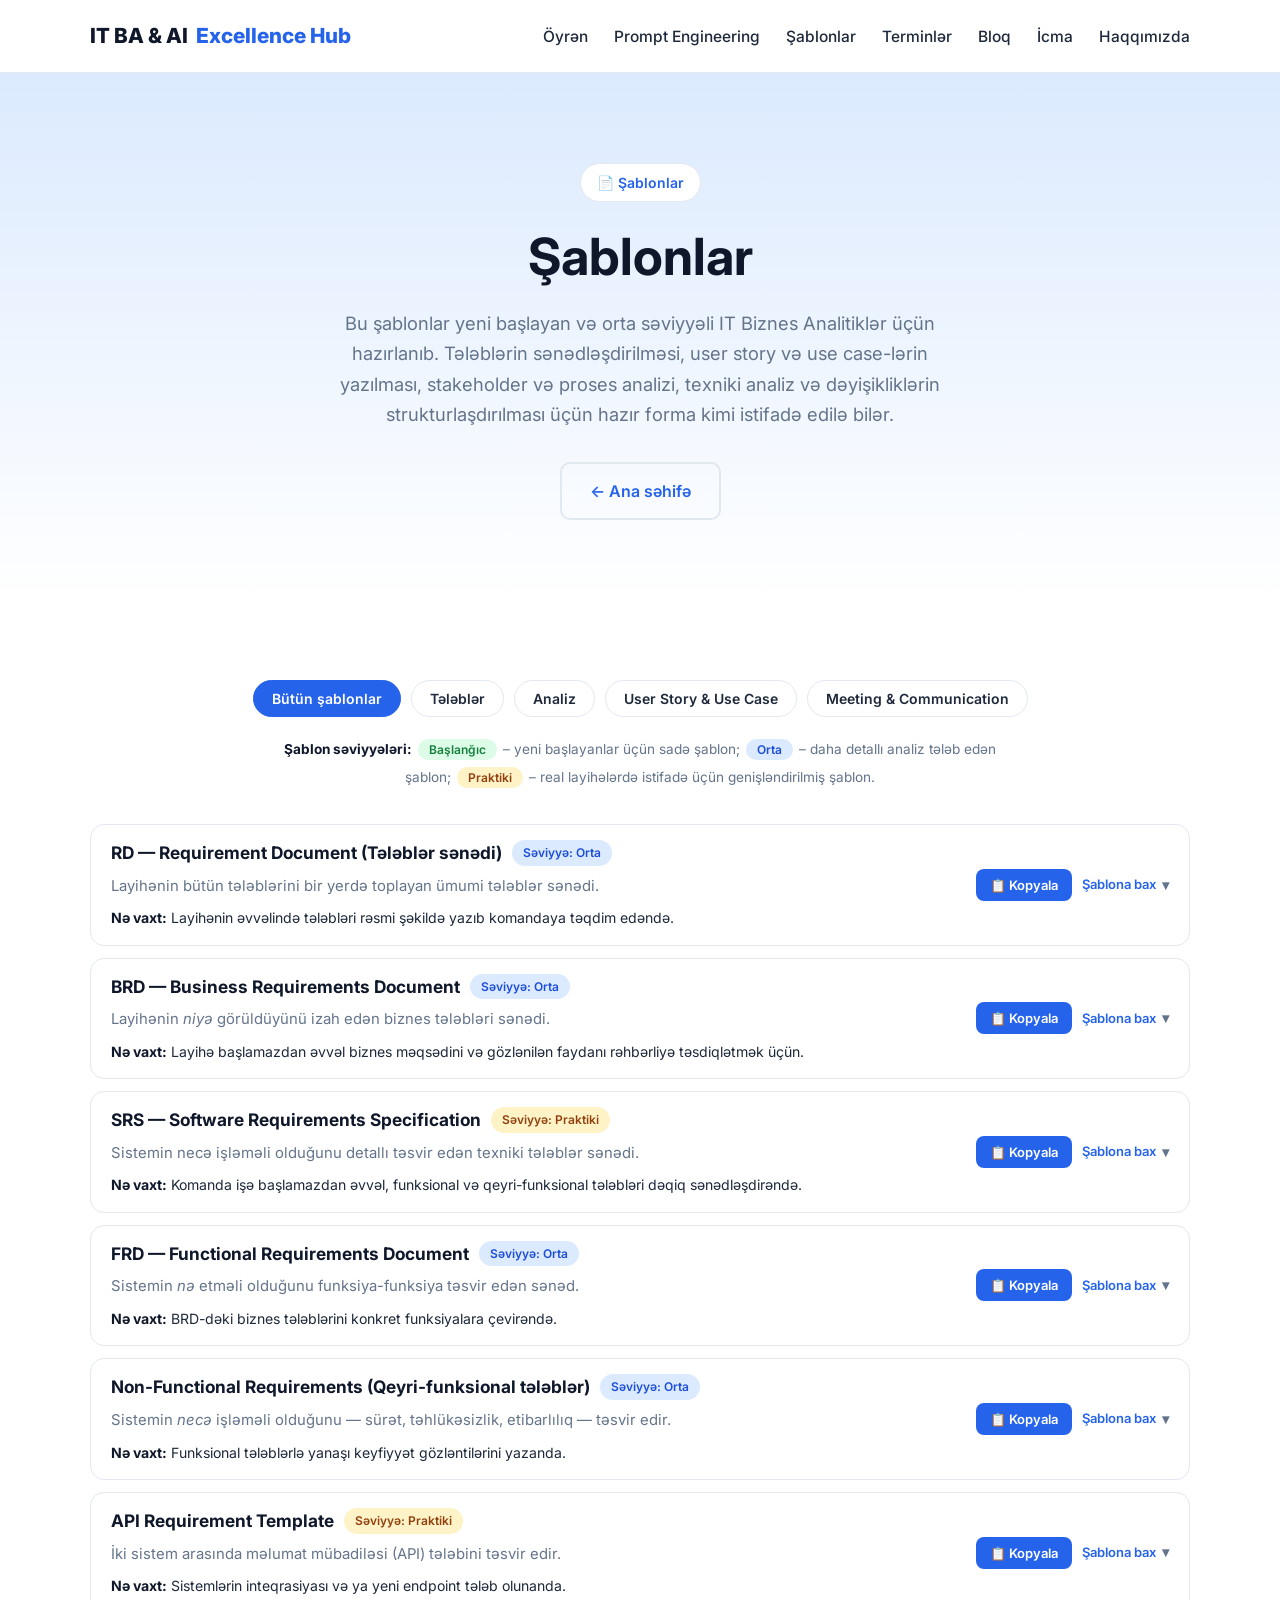
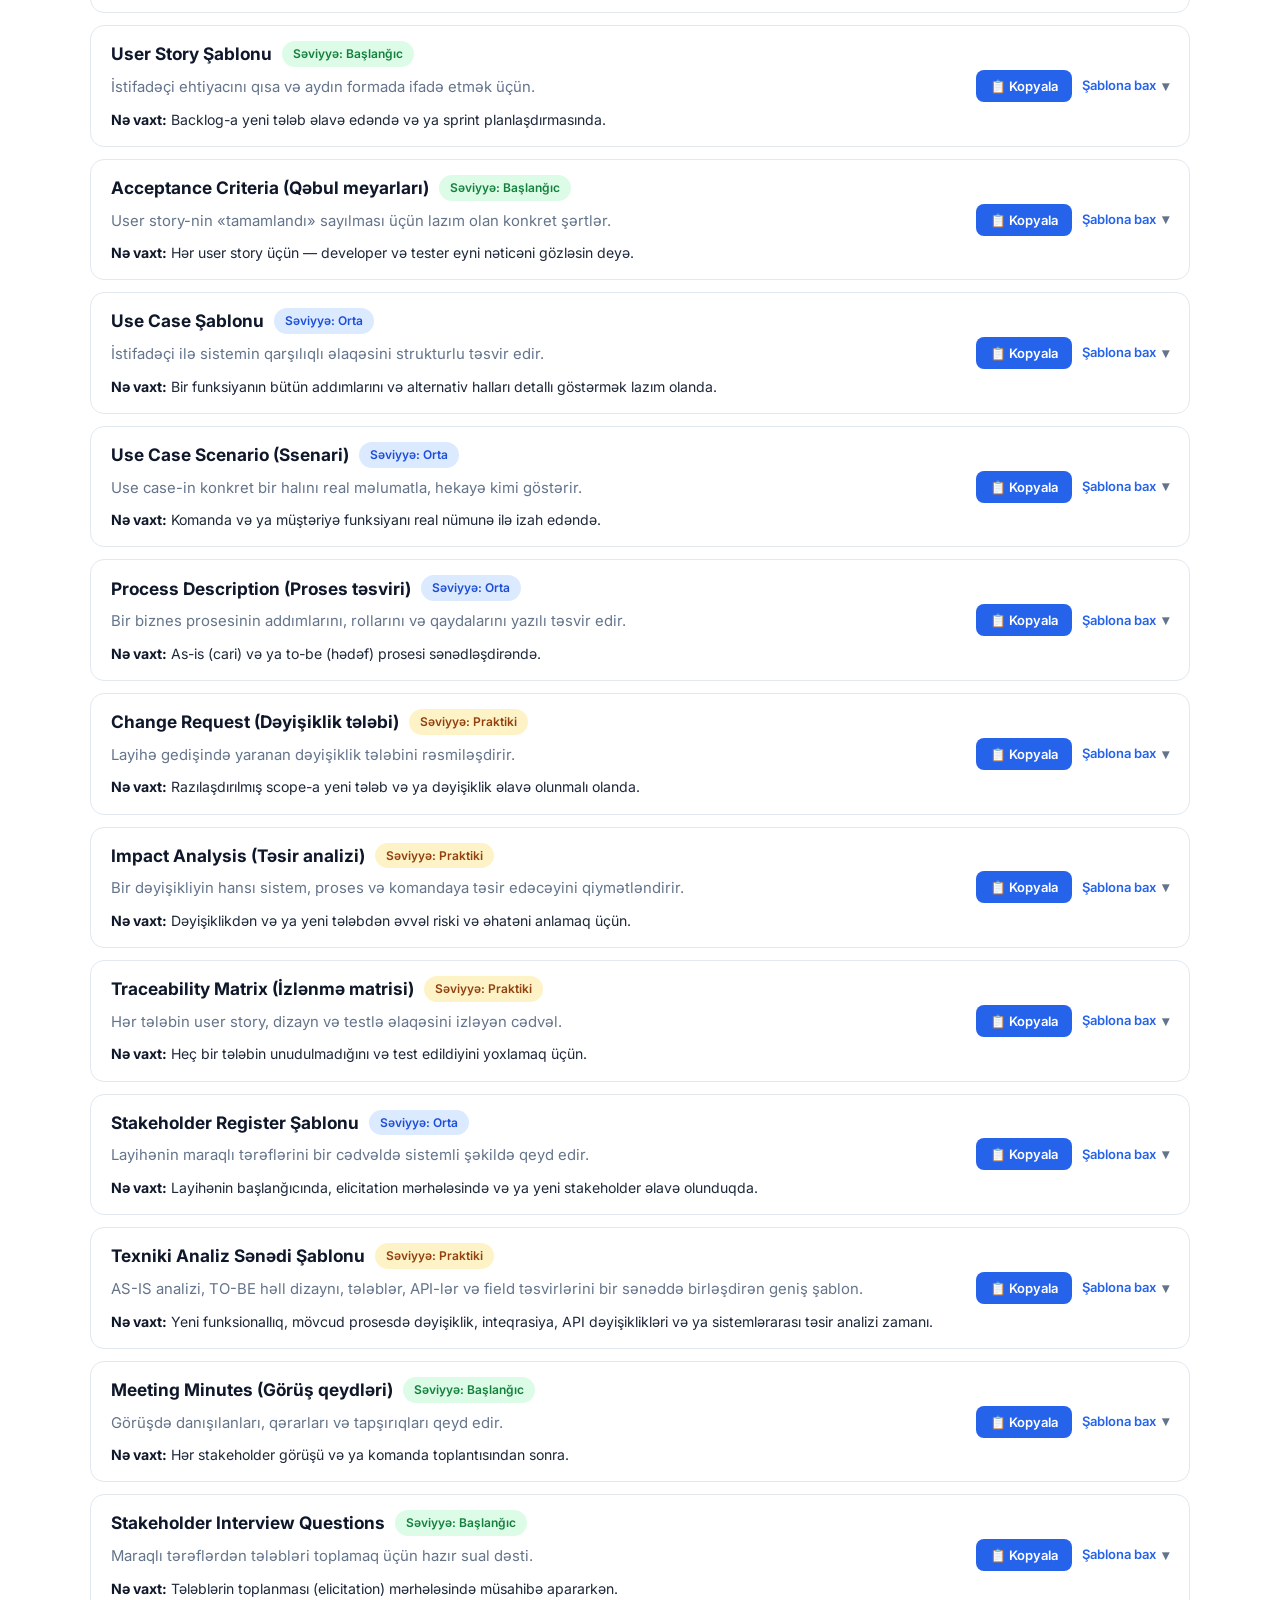
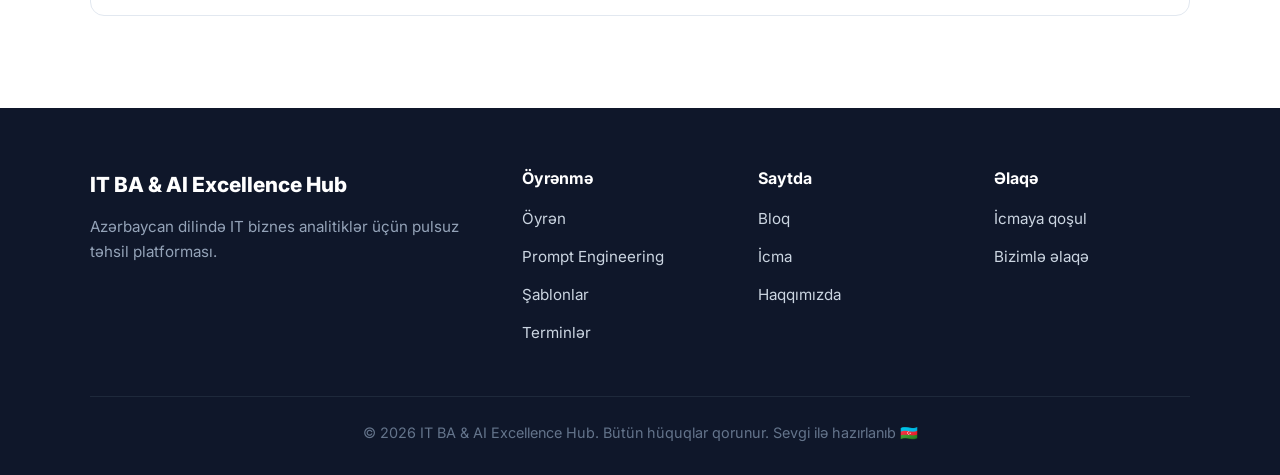
<file: sablonlar.html>
<!DOCTYPE html>
<html lang="az">
<head>
  <meta charset="UTF-8">
  <meta name="viewport" content="width=device-width, initial-scale=1.0">

  <!-- Google tag (gtag.js) -->
  <script async src="https://www.googletagmanager.com/gtag/js?id=G-9MJH9BJH31"></script>
  <script>
    window.dataLayer = window.dataLayer || [];
    function gtag(){dataLayer.push(arguments);}
    gtag('js', new Date());
    gtag('config', 'G-9MJH9BJH31');
  </script>
  <title>IT BA Şablonları | BA Akademiya</title>
  <meta name="description" content="IT Business Analyst üçün RD, SRS, BRD, FRD, User Story, Use Case, stakeholder və proses analizi, texniki analiz şablonları.">
  <link rel="preconnect" href="https://fonts.googleapis.com">
  <link rel="preconnect" href="https://fonts.gstatic.com" crossorigin>
  <link href="https://fonts.googleapis.com/css2?family=Inter:wght@400;500;600;700;800&display=swap" rel="stylesheet">
  <link rel="stylesheet" href="css/style.css">
</head>
<body>
  <header class="site-header">
    <div class="container">
      <nav class="nav">
        <a href="index.html" class="nav-logo">IT BA &amp; AI<span>Excellence Hub</span></a>
        <ul class="nav-links">
          <li><a href="oyren.html">Öyrən</a></li>
          <li><a href="prompt-engineering.html">Prompt Engineering</a></li>
          <li><a href="sablonlar.html">Şablonlar</a></li>
          <li><a href="terminler.html">Terminlər</a></li>
          <li><a href="bloq.html">Bloq</a></li>
          <li><a href="icma.html">İcma</a></li>
          <li><a href="haqqimizda.html">Haqqımızda</a></li>
        </ul>
        <button class="nav-toggle" aria-label="Menyunu aç"><span></span><span></span><span></span></button>
      </nav>
    </div>
  </header>

  <!-- ============ HERO ============ -->
  <section class="hero">
    <div class="container">
      <span class="badge">📄 Şablonlar</span>
      <h1>Şablonlar</h1>
      <p>
        Bu şablonlar yeni başlayan və orta səviyyəli IT Biznes Analitiklər üçün hazırlanıb.
        Tələblərin sənədləşdirilməsi, user story və use case-lərin yazılması, stakeholder və proses
        analizi, texniki analiz və dəyişikliklərin strukturlaşdırılması üçün hazır forma kimi
        istifadə edilə bilər.
      </p>
      <div class="hero-buttons">
        <a href="index.html" class="btn btn-outline">← Ana səhifə</a>
      </div>
    </div>
  </section>

  <!-- ============ FİLTR + ŞABLONLAR ============ -->
  <section class="section">
    <div class="container">

      <!-- Kateqoriya filtrləri -->
      <div class="tpl-filters">
        <button class="tpl-filter active" data-filter="all">Bütün şablonlar</button>
        <button class="tpl-filter" data-filter="req">Tələblər</button>
        <button class="tpl-filter" data-filter="analiz">Analiz</button>
        <button class="tpl-filter" data-filter="us">User Story &amp; Use Case</button>
        <button class="tpl-filter" data-filter="comm">Meeting &amp; Communication</button>
      </div>

      <!-- Səviyyə izahı (subtil) -->
      <p class="tpl-levels-help">
        <strong>Şablon səviyyələri:</strong>
        <span class="tpl-level tpl-level-baslangic">Başlanğıc</span> – yeni başlayanlar üçün sadə şablon;
        <span class="tpl-level tpl-level-orta">Orta</span> – daha detallı analiz tələb edən şablon;
        <span class="tpl-level tpl-level-praktiki">Praktiki</span> – real layihələrdə istifadə üçün genişləndirilmiş şablon.
      </p>

      <p class="tpl-noresult">Bu kateqoriyada şablon tapılmadı.</p>

      <!-- ===================== ŞABLON KARTLARI ===================== -->

      <!-- 1. RD -->
      <article class="prompt-card tpl-card" data-cat="req">
        <div class="prompt-head">
          <div class="tpl-head-main">
            <div class="tpl-name-row">
              <h3 class="tpl-name">RD — Requirement Document (Tələblər sənədi)</h3>
              <span class="tpl-level tpl-level-orta">Orta</span>
            </div>
            <p class="tpl-short">Layihənin bütün tələblərini bir yerdə toplayan ümumi tələblər sənədi.</p>
            <p class="tpl-when"><strong>Nə vaxt:</strong> Layihənin əvvəlində tələbləri rəsmi şəkildə yazıb komandaya təqdim edəndə.</p>
          </div>
          <div class="prompt-actions tpl-actions">
            <button class="copy-btn">📋 Kopyala</button>
            <span class="tpl-toggle">Şablona bax <span class="prompt-chevron">▾</span></span>
          </div>
        </div>
        <div class="prompt-collapse">
          <div class="tpl-detail">
            <h4>Məqsəd</h4>
            <p>Biznes, funksional və qeyri-funksional tələbləri tək sənəddə toplayıb bütün tərəflərin eyni anlayışa gəlməsini təmin etmək.</p>
            <h4>Əsas bölmələr</h4>
            <ul>
              <li>Sənəd məlumatı və status</li>
              <li>Məqsəd və əhatə dairəsi (scope)</li>
              <li>Maraqlı tərəflər</li>
              <li>Biznes / funksional / qeyri-funksional tələblər</li>
              <li>Fərziyyələr, məhdudiyyətlər, açıq suallar</li>
            </ul>
            <h4>Hazır şablon</h4>
<pre class="prompt-text">TƏLƏBLƏR SƏNƏDİ (RD)

1. Sənəd haqqında
   - Layihə adı:
   - Versiya:
   - Tarix:
   - Müəllif (IT BA):
   - Status: Qaralama / Təsdiq gözləyir / Təsdiqlənib

2. Məqsəd
   - Bu sənəd nə üçün hazırlanıb:
   - Həll olunan problem:

3. Əhatə dairəsi (Scope)
   - Daxildir:
   - Daxil deyil:

4. Maraqlı tərəflər (Stakeholders)
   - Ad / Rol / Məsuliyyət:

5. Biznes tələbləri
   - BT-01:
   - BT-02:

6. Funksional tələblər
   - FT-01:
   - FT-02:

7. Qeyri-funksional tələblər
   - QFT-01 (performans / təhlükəsizlik / əlçatanlıq):

8. Fərziyyələr və məhdudiyyətlər
   -

9. Asılılıqlar (digər sistem / komanda)
   -

10. Açıq suallar
   -</pre>
            <h4>Nümunə</h4>
            <div class="tpl-example">FT-01: Sistem istifadəçiyə şifrəni email vasitəsilə bərpa etmək imkanı verməlidir.
QFT-01: Əsas səhifə 2 saniyədən az müddətdə açılmalıdır.</div>
          </div>
        </div>
      </article>

      <!-- 2. BRD -->
      <article class="prompt-card tpl-card" data-cat="req">
        <div class="prompt-head">
          <div class="tpl-head-main">
            <div class="tpl-name-row">
              <h3 class="tpl-name">BRD — Business Requirements Document</h3>
              <span class="tpl-level tpl-level-orta">Orta</span>
            </div>
            <p class="tpl-short">Layihənin <em>niyə</em> görüldüyünü izah edən biznes tələbləri sənədi.</p>
            <p class="tpl-when"><strong>Nə vaxt:</strong> Layihə başlamazdan əvvəl biznes məqsədini və gözlənilən faydanı rəhbərliyə təsdiqlətmək üçün.</p>
          </div>
          <div class="prompt-actions tpl-actions">
            <button class="copy-btn">📋 Kopyala</button>
            <span class="tpl-toggle">Şablona bax <span class="prompt-chevron">▾</span></span>
          </div>
        </div>
        <div class="prompt-collapse">
          <div class="tpl-detail">
            <h4>Məqsəd</h4>
            <p>Biznesin nəyə nail olmaq istədiyini yüksək səviyyədə təsvir etmək. Texniki həlli yox, biznes ehtiyacını izah edir.</p>
            <h4>Əsas bölmələr</h4>
            <ul>
              <li>Biznes problemi və məqsəd</li>
              <li>Uğur meyarları (KPI)</li>
              <li>Əhatə dairəsi və biznes tələbləri</li>
              <li>Risklər və fərziyyələr</li>
            </ul>
            <h4>Hazır şablon</h4>
<pre class="prompt-text">BİZNES TƏLƏBLƏRİ SƏNƏDİ (BRD)

1. Xülasə (Executive Summary)
   - Layihənin bir cümlə ilə izahı:

2. Biznes problemi / imkanı
   - Hazırkı vəziyyət:
   - Problem:

3. Biznes məqsədləri
   - Məqsəd 1:
   - Məqsəd 2:

4. Uğur meyarları (KPI)
   - Məs: 6 ayda onlayn satışı 20% artırmaq

5. Əhatə dairəsi
   - Daxildir:
   - Daxil deyil:

6. Biznes tələbləri
   - BT-01:
   - BT-02:

7. Maraqlı tərəflər
   -

8. Fərziyyələr və risklər
   -</pre>
            <h4>Nümunə</h4>
            <div class="tpl-example">Biznes məqsədi: Müştərilərin filiala getmədən müqavilələrini onlayn görməsini təmin etmək.
Uğur meyarı: Filiala zənglərin sayını 3 ayda 30% azaltmaq.</div>
          </div>
        </div>
      </article>

      <!-- 3. SRS -->
      <article class="prompt-card tpl-card" data-cat="req">
        <div class="prompt-head">
          <div class="tpl-head-main">
            <div class="tpl-name-row">
              <h3 class="tpl-name">SRS — Software Requirements Specification</h3>
              <span class="tpl-level tpl-level-praktiki">Praktiki</span>
            </div>
            <p class="tpl-short">Sistemin necə işləməli olduğunu detallı təsvir edən texniki tələblər sənədi.</p>
            <p class="tpl-when"><strong>Nə vaxt:</strong> Komanda işə başlamazdan əvvəl, funksional və qeyri-funksional tələbləri dəqiq sənədləşdirəndə.</p>
          </div>
          <div class="prompt-actions tpl-actions">
            <button class="copy-btn">📋 Kopyala</button>
            <span class="tpl-toggle">Şablona bax <span class="prompt-chevron">▾</span></span>
          </div>
        </div>
        <div class="prompt-collapse">
          <div class="tpl-detail">
            <h4>Məqsəd</h4>
            <p>İnkişaf və test komandasının eyni anlayışla işləməsi üçün sistemin bütün funksional və qeyri-funksional tələblərini dəqiq müəyyən etmək.</p>
            <h4>Əsas bölmələr</h4>
            <ul>
              <li>Giriş, məqsəd, əhatə dairəsi</li>
              <li>Ümumi təsvir (istifadəçilər, mühit)</li>
              <li>Funksional tələblər</li>
              <li>Qeyri-funksional tələblər</li>
              <li>İnterfeys və inteqrasiya tələbləri</li>
            </ul>
            <h4>Hazır şablon</h4>
<pre class="prompt-text">PROQRAM TƏLƏBLƏRİ SPESİFİKASİYASI (SRS)

1. Giriş
   1.1 Məqsəd:
   1.2 Əhatə dairəsi:
   1.3 Terminlər və qısaltmalar:

2. Ümumi təsvir
   2.1 Məhsulun ümumi mənzərəsi:
   2.2 İstifadəçi rolları:
   2.3 İş mühiti (brauzer / OS / cihaz):
   2.4 Fərziyyələr və asılılıqlar:

3. Funksional tələblər
   FT-01:
     - Təsvir:
     - Giriş:
     - İşlənmə:
     - Çıxış / nəticə:
   FT-02:

4. Qeyri-funksional tələblər
   - Performans:
   - Təhlükəsizlik:
   - Əlçatanlıq (availability):
   - İstifadə rahatlığı (usability):

5. İnterfeys tələbləri
   - İstifadəçi interfeysi:
   - API / inteqrasiya:

6. Açıq suallar / qeydlər
   -</pre>
            <h4>Nümunə</h4>
            <div class="tpl-example">FT-02 — Giriş: İstifadəçi email və şifrə daxil edir.
İşlənmə: Sistem məlumatları yoxlayır.
Çıxış: Düzgündürsə şəxsi kabinetə yönləndirir, yanlışdırsa xəta mesajı göstərir.</div>
          </div>
        </div>
      </article>

      <!-- 4. FRD -->
      <article class="prompt-card tpl-card" data-cat="req">
        <div class="prompt-head">
          <div class="tpl-head-main">
            <div class="tpl-name-row">
              <h3 class="tpl-name">FRD — Functional Requirements Document</h3>
              <span class="tpl-level tpl-level-orta">Orta</span>
            </div>
            <p class="tpl-short">Sistemin <em>nə</em> etməli olduğunu funksiya-funksiya təsvir edən sənəd.</p>
            <p class="tpl-when"><strong>Nə vaxt:</strong> BRD-dəki biznes tələblərini konkret funksiyalara çevirəndə.</p>
          </div>
          <div class="prompt-actions tpl-actions">
            <button class="copy-btn">📋 Kopyala</button>
            <span class="tpl-toggle">Şablona bax <span class="prompt-chevron">▾</span></span>
          </div>
        </div>
        <div class="prompt-collapse">
          <div class="tpl-detail">
            <h4>Məqsəd</h4>
            <p>Hər biznes tələbinin sistemdə hansı konkret funksiya ilə qarşılanacağını aydın göstərmək.</p>
            <h4>Əsas bölmələr</h4>
            <ul>
              <li>Funksiya kodu və adı</li>
              <li>Təsvir, aktyor, ilkin şərt</li>
              <li>Addımlar və qaydalar</li>
              <li>Əlaqəli biznes tələbi</li>
            </ul>
            <h4>Hazır şablon</h4>
<pre class="prompt-text">FUNKSİONAL TƏLƏBLƏR SƏNƏDİ (FRD)

Funksiya: FT-01
- Funksiyanın adı:
- Təsvir (sistem nə edir):
- Aktyor (kim istifadə edir):
- İlkin şərt (precondition):
- Addımlar:
   1.
   2.
- Biznes qaydaları:
   -
- Gözlənilən nəticə:
- Əlaqəli biznes tələbi: BT-..

Funksiya: FT-02
- ...</pre>
            <h4>Nümunə</h4>
            <div class="tpl-example">FT-01 — Adı: Müqavilə siyahısı.
Aktyor: Müştəri. İlkin şərt: Müştəri sistemə daxil olub.
Nəticə: Sistem müştərinin aktiv müqavilələrini siyahı şəklində göstərir.</div>
          </div>
        </div>
      </article>

      <!-- 5. Non-Functional Requirements -->
      <article class="prompt-card tpl-card" data-cat="req">
        <div class="prompt-head">
          <div class="tpl-head-main">
            <div class="tpl-name-row">
              <h3 class="tpl-name">Non-Functional Requirements (Qeyri-funksional tələblər)</h3>
              <span class="tpl-level tpl-level-orta">Orta</span>
            </div>
            <p class="tpl-short">Sistemin <em>necə</em> işləməli olduğunu — sürət, təhlükəsizlik, etibarlılıq — təsvir edir.</p>
            <p class="tpl-when"><strong>Nə vaxt:</strong> Funksional tələblərlə yanaşı keyfiyyət gözləntilərini yazanda.</p>
          </div>
          <div class="prompt-actions tpl-actions">
            <button class="copy-btn">📋 Kopyala</button>
            <span class="tpl-toggle">Şablona bax <span class="prompt-chevron">▾</span></span>
          </div>
        </div>
        <div class="prompt-collapse">
          <div class="tpl-detail">
            <h4>Məqsəd</h4>
            <p>Sistemin keyfiyyət xüsusiyyətlərini ölçülə bilən şəkildə müəyyən etmək (yəni «sürətli olsun» yox, «2 saniyədən az açılsın»).</p>
            <h4>Əsas bölmələr</h4>
            <ul>
              <li>Performans, təhlükəsizlik, əlçatanlıq</li>
              <li>İstifadə rahatlığı, uyğunluq, miqyaslana bilmə</li>
            </ul>
            <h4>Hazır şablon</h4>
<pre class="prompt-text">QEYRİ-FUNKSİONAL TƏLƏBLƏR

QFT-01 Performans:
   - Səhifə açılma vaxtı:
   - Eyni anda istifadəçi sayı:

QFT-02 Təhlükəsizlik:
   - Autentifikasiya / giriş qaydaları:
   - Məlumatın şifrələnməsi:

QFT-03 Əlçatanlıq (Availability):
   - İş vaxtı (uptime), məs: 99.5%

QFT-04 İstifadə rahatlığı (Usability):
   - Dil / əlçatanlıq tələbləri:

QFT-05 Uyğunluq (Compatibility):
   - Dəstəklənən brauzer / cihaz:

QFT-06 Miqyaslana bilmə (Scalability):
   - Yüklənmənin artması ilə davranış:</pre>
            <h4>Nümunə</h4>
            <div class="tpl-example">QFT-01: Sistem eyni anda 500 istifadəçini yavaşlamadan dəstəkləməlidir.
QFT-03: İllik iş vaxtı 99.5%-dən az olmamalıdır.</div>
          </div>
        </div>
      </article>

      <!-- 6. API Requirement -->
      <article class="prompt-card tpl-card" data-cat="req">
        <div class="prompt-head">
          <div class="tpl-head-main">
            <div class="tpl-name-row">
              <h3 class="tpl-name">API Requirement Template</h3>
              <span class="tpl-level tpl-level-praktiki">Praktiki</span>
            </div>
            <p class="tpl-short">İki sistem arasında məlumat mübadiləsi (API) tələbini təsvir edir.</p>
            <p class="tpl-when"><strong>Nə vaxt:</strong> Sistemlərin inteqrasiyası və ya yeni endpoint tələb olunanda.</p>
          </div>
          <div class="prompt-actions tpl-actions">
            <button class="copy-btn">📋 Kopyala</button>
            <span class="tpl-toggle">Şablona bax <span class="prompt-chevron">▾</span></span>
          </div>
        </div>
        <div class="prompt-collapse">
          <div class="tpl-detail">
            <h4>Məqsəd</h4>
            <p>Developer və inteqrasiya komandasının lazımi API-ni dəqiq başa düşməsi üçün giriş/çıxış məlumatını və qaydaları aydın yazmaq.</p>
            <h4>Əsas bölmələr</h4>
            <ul>
              <li>Endpoint, metod, məqsəd</li>
              <li>Giriş (request) və çıxış (response) məlumatı</li>
              <li>Xəta halları və təhlükəsizlik</li>
            </ul>
            <h4>Hazır şablon</h4>
<pre class="prompt-text">API TƏLƏBİ

1. Ümumi məlumat
   - API adı:
   - Məqsəd (nə üçün lazımdır):
   - Endpoint (URL):
   - Metod: GET / POST / PUT / DELETE

2. Giriş (Request)
   - Parametrlər (ad / tip / məcburidir?):
   - Nümunə giriş:

3. Çıxış (Response)
   - Sahələr (ad / tip / izah):
   - Uğurlu cavab nümunəsi:

4. Xəta halları
   - Kod / izah (məs: 400 - yanlış məlumat, 401 - giriş yoxdur):

5. Təhlükəsizlik
   - Autentifikasiya üsulu (token / açar):

6. Qeydlər
   -</pre>
            <h4>Nümunə</h4>
            <div class="tpl-example">Endpoint: /api/contracts — Metod: GET
Məqsəd: Daxil olmuş müştərinin aktiv müqavilələrini qaytarmaq.
Çıxış: id, contractNumber, status, startDate.</div>
          </div>
        </div>
      </article>

      <!-- 7. User Story -->
      <article class="prompt-card tpl-card" data-cat="us">
        <div class="prompt-head">
          <div class="tpl-head-main">
            <div class="tpl-name-row">
              <h3 class="tpl-name">User Story Şablonu</h3>
              <span class="tpl-level tpl-level-baslangic">Başlanğıc</span>
            </div>
            <p class="tpl-short">İstifadəçi ehtiyacını qısa və aydın formada ifadə etmək üçün.</p>
            <p class="tpl-when"><strong>Nə vaxt:</strong> Backlog-a yeni tələb əlavə edəndə və ya sprint planlaşdırmasında.</p>
          </div>
          <div class="prompt-actions tpl-actions">
            <button class="copy-btn">📋 Kopyala</button>
            <span class="tpl-toggle">Şablona bax <span class="prompt-chevron">▾</span></span>
          </div>
        </div>
        <div class="prompt-collapse">
          <div class="tpl-detail">
            <h4>Məqsəd</h4>
            <p>Bu şablon istifadəçi ehtiyacını qısa və aydın formada ifadə etmək üçün istifadə olunur.</p>
            <h4>Əsas bölmələr</h4>
            <ul>
              <li>User story (rol – məqsəd – fayda)</li>
              <li>Acceptance criteria</li>
              <li>Biznes qaydaları və qeydlər</li>
            </ul>
            <h4>Hazır şablon</h4>
<pre class="prompt-text">User Story:
Bir [rol] olaraq,
Mən [məqsəd / ehtiyac] istəyirəm,
Beləliklə [biznes dəyəri / nəticə] əldə edim.

Acceptance Criteria:
1. GIVEN ...
   WHEN ...
   THEN ...

2. GIVEN ...
   WHEN ...
   THEN ...

Business Rules:
- ...

Notes:
- ...</pre>
            <h4>Nümunə</h4>
            <div class="tpl-example">Bir müştəri olaraq,
Mən şəxsi kabinetdə aktiv sığorta müqavilələrimi görmək istəyirəm,
Beləliklə müqavilə məlumatlarımı filial ilə əlaqə saxlamadan yoxlaya bilim.

Acceptance Criteria:
GIVEN müştərinin aktiv müqaviləsi var
WHEN müştəri şəxsi kabinetə daxil olur
THEN sistem aktiv müqavilələri siyahıda göstərir.</div>
          </div>
        </div>
      </article>

      <!-- 8. Acceptance Criteria -->
      <article class="prompt-card tpl-card" data-cat="us">
        <div class="prompt-head">
          <div class="tpl-head-main">
            <div class="tpl-name-row">
              <h3 class="tpl-name">Acceptance Criteria (Qəbul meyarları)</h3>
              <span class="tpl-level tpl-level-baslangic">Başlanğıc</span>
            </div>
            <p class="tpl-short">User story-nin «tamamlandı» sayılması üçün lazım olan konkret şərtlər.</p>
            <p class="tpl-when"><strong>Nə vaxt:</strong> Hər user story üçün — developer və tester eyni nəticəni gözləsin deyə.</p>
          </div>
          <div class="prompt-actions tpl-actions">
            <button class="copy-btn">📋 Kopyala</button>
            <span class="tpl-toggle">Şablona bax <span class="prompt-chevron">▾</span></span>
          </div>
        </div>
        <div class="prompt-collapse">
          <div class="tpl-detail">
            <h4>Məqsəd</h4>
            <p>Funksiyanın hansı şərtlərdə düzgün sayılacağını dəqiqləşdirmək. İki üsul var: Gherkin (Given/When/Then) və ya sadə siyahı.</p>
            <h4>Əsas bölmələr</h4>
            <ul>
              <li>Hər meyar üçün şərt, hərəkət və nəticə</li>
              <li>Müsbət və mənfi (xəta) halları</li>
            </ul>
            <h4>Hazır şablon</h4>
<pre class="prompt-text">ACCEPTANCE CRITERIA

User Story / Funksiya:

Üsul 1 — Gherkin (Given/When/Then):
AC-01:
  GIVEN [ilkin vəziyyət]
  WHEN  [istifadəçi hərəkəti]
  THEN  [gözlənilən nəticə]

AC-02 (mənfi hal):
  GIVEN ...
  WHEN  ...
  THEN  [xəta mesajı / blok]

Üsul 2 — Sadə siyahı (checklist):
- [ ] Şərt 1
- [ ] Şərt 2
- [ ] Xəta halı düzgün idarə olunur</pre>
            <h4>Nümunə</h4>
            <div class="tpl-example">AC-01:
  GIVEN istifadəçi düzgün email və şifrə daxil edib
  WHEN  «Daxil ol» düyməsini basır
  THEN  sistem onu şəxsi kabinetə yönləndirir.

AC-02:
  GIVEN şifrə yanlışdır
  WHEN  istifadəçi daxil olmağa çalışır
  THEN  «Email və ya şifrə yanlışdır» mesajı görünür.</div>
          </div>
        </div>
      </article>

      <!-- 9. Use Case -->
      <article class="prompt-card tpl-card" data-cat="us">
        <div class="prompt-head">
          <div class="tpl-head-main">
            <div class="tpl-name-row">
              <h3 class="tpl-name">Use Case Şablonu</h3>
              <span class="tpl-level tpl-level-orta">Orta</span>
            </div>
            <p class="tpl-short">İstifadəçi ilə sistemin qarşılıqlı əlaqəsini strukturlu təsvir edir.</p>
            <p class="tpl-when"><strong>Nə vaxt:</strong> Bir funksiyanın bütün addımlarını və alternativ halları detallı göstərmək lazım olanda.</p>
          </div>
          <div class="prompt-actions tpl-actions">
            <button class="copy-btn">📋 Kopyala</button>
            <span class="tpl-toggle">Şablona bax <span class="prompt-chevron">▾</span></span>
          </div>
        </div>
        <div class="prompt-collapse">
          <div class="tpl-detail">
            <h4>Məqsəd</h4>
            <p>Bir məqsədə çatmaq üçün istifadəçi və sistem arasındakı addımları — əsas və alternativ axınları — aydın sənədləşdirmək.</p>
            <h4>Əsas bölmələr</h4>
            <ul>
              <li>Aktyor, məqsəd, ilkin/son şərt</li>
              <li>Əsas axın (main flow)</li>
              <li>Alternativ və xəta axınları</li>
            </ul>
            <h4>Hazır şablon</h4>
<pre class="prompt-text">USE CASE

- Use Case ID:
- Ad:
- Aktyor (kim):
- Məqsəd:
- İlkin şərt (Precondition):
- Son şərt (Postcondition):

Əsas axın (Main Flow):
   1. Aktyor ...
   2. Sistem ...
   3. ...

Alternativ axın (Alternative Flow):
   A1. Əgər ... olarsa, sistem ...

Xəta axını (Exception Flow):
   E1. Əgər ... baş verərsə, sistem xəta göstərir.

Biznes qaydaları:
   -</pre>
            <h4>Nümunə</h4>
            <div class="tpl-example">Ad: Kartla ödəniş. Aktyor: Müştəri.
Əsas axın: 1. Müştəri kart məlumatını daxil edir → 2. Sistem yoxlayır → 3. Ödəniş təsdiqlənir → 4. Çek göndərilir.
Xəta axını: E1. Balans kifayət deyilsə, sistem «Ödəniş alınmadı» mesajı göstərir.</div>
          </div>
        </div>
      </article>

      <!-- 10. Use Case Scenario -->
      <article class="prompt-card tpl-card" data-cat="us">
        <div class="prompt-head">
          <div class="tpl-head-main">
            <div class="tpl-name-row">
              <h3 class="tpl-name">Use Case Scenario (Ssenari)</h3>
              <span class="tpl-level tpl-level-orta">Orta</span>
            </div>
            <p class="tpl-short">Use case-in konkret bir halını real məlumatla, hekayə kimi göstərir.</p>
            <p class="tpl-when"><strong>Nə vaxt:</strong> Komanda və ya müştəriyə funksiyanı real nümunə ilə izah edəndə.</p>
          </div>
          <div class="prompt-actions tpl-actions">
            <button class="copy-btn">📋 Kopyala</button>
            <span class="tpl-toggle">Şablona bax <span class="prompt-chevron">▾</span></span>
          </div>
        </div>
        <div class="prompt-collapse">
          <div class="tpl-detail">
            <h4>Məqsəd</h4>
            <p>Use case-i konkret bir vəziyyətdə, real istifadəçi və məlumatla addım-addım göstərmək. Bir use case-in bir neçə ssenarisi ola bilər (uğurlu, uğursuz).</p>
            <h4>Əsas bölmələr</h4>
            <ul>
              <li>Ssenari adı və tipi (uğurlu / uğursuz)</li>
              <li>Vəziyyət və addımlar</li>
              <li>Nəticə</li>
            </ul>
            <h4>Hazır şablon</h4>
<pre class="prompt-text">USE CASE SCENARIO

- Əlaqəli Use Case:
- Ssenari adı:
- Tip: Uğurlu / Uğursuz
- Aktyor:
- Vəziyyət (kontekst):

Addımlar:
   1.
   2.
   3.

Nəticə:
   -</pre>
            <h4>Nümunə</h4>
            <div class="tpl-example">Ssenari: «Uğurlu ödəniş». Aktyor: Aysel.
1. Aysel 50 AZN-lik səbəti ilə ödənişə keçir.
2. Kart məlumatını daxil edir.
3. Sistem ödənişi təsdiqləyir.
Nəticə: Sifariş yaradılır, Aysel email ilə çek alır.</div>
          </div>
        </div>
      </article>

      <!-- 14. Process Description -->
      <article class="prompt-card tpl-card" data-cat="analiz">
        <div class="prompt-head">
          <div class="tpl-head-main">
            <div class="tpl-name-row">
              <h3 class="tpl-name">Process Description (Proses təsviri)</h3>
              <span class="tpl-level tpl-level-orta">Orta</span>
            </div>
            <p class="tpl-short">Bir biznes prosesinin addımlarını, rollarını və qaydalarını yazılı təsvir edir.</p>
            <p class="tpl-when"><strong>Nə vaxt:</strong> As-is (cari) və ya to-be (hədəf) prosesi sənədləşdirəndə.</p>
          </div>
          <div class="prompt-actions tpl-actions">
            <button class="copy-btn">📋 Kopyala</button>
            <span class="tpl-toggle">Şablona bax <span class="prompt-chevron">▾</span></span>
          </div>
        </div>
        <div class="prompt-collapse">
          <div class="tpl-detail">
            <h4>Məqsəd</h4>
            <p>Prosesin necə işlədiyini hər kəsin başa düşməsi və təkmilləşdirmə imkanlarının görünməsi üçün addım-addım yazmaq.</p>
            <h4>Əsas bölmələr</h4>
            <ul>
              <li>Proses adı, məqsəd, sahib (owner)</li>
              <li>Başlanğıc/bitmə hadisəsi (trigger)</li>
              <li>Addımlar, rollar, qaydalar</li>
            </ul>
            <h4>Hazır şablon</h4>
<pre class="prompt-text">PROSES TƏSVİRİ

- Proses adı:
- Tip: As-Is (cari) / To-Be (hədəf)
- Məqsəd:
- Proses sahibi (Owner):
- İştirakçı rollar:
- Başlanğıc hadisəsi (Trigger):
- Bitmə nəticəsi:

Addımlar:
   1. [Rol] — hərəkət
   2. [Rol] — hərəkət
   3. ...

Qərar nöqtələri (əgər / o zaman):
   -

Biznes qaydaları:
   -

İstifadə olunan sistemlər / sənədlər:
   -</pre>
            <h4>Nümunə</h4>
            <div class="tpl-example">Proses: Məzuniyyət ərizəsi (As-Is).
1. İşçi ərizəni doldurur. 2. Rəhbər təsdiqləyir/rədd edir. 3. HR sistemə daxil edir.
Qərar: Rəhbər rədd edərsə, ərizə işçiyə geri qayıdır.</div>
          </div>
        </div>
      </article>

      <!-- 15. Change Request -->
      <article class="prompt-card tpl-card" data-cat="analiz">
        <div class="prompt-head">
          <div class="tpl-head-main">
            <div class="tpl-name-row">
              <h3 class="tpl-name">Change Request (Dəyişiklik tələbi)</h3>
              <span class="tpl-level tpl-level-praktiki">Praktiki</span>
            </div>
            <p class="tpl-short">Layihə gedişində yaranan dəyişiklik tələbini rəsmiləşdirir.</p>
            <p class="tpl-when"><strong>Nə vaxt:</strong> Razılaşdırılmış scope-a yeni tələb və ya dəyişiklik əlavə olunmalı olanda.</p>
          </div>
          <div class="prompt-actions tpl-actions">
            <button class="copy-btn">📋 Kopyala</button>
            <span class="tpl-toggle">Şablona bax <span class="prompt-chevron">▾</span></span>
          </div>
        </div>
        <div class="prompt-collapse">
          <div class="tpl-detail">
            <h4>Məqsəd</h4>
            <p>Dəyişikliyi, onun səbəbini və təsirini yazıb qərar verənlərin (CCB) təsdiqi üçün təqdim etmək.</p>
            <h4>Əsas bölmələr</h4>
            <ul>
              <li>Dəyişikliyin təsviri və səbəbi</li>
              <li>Təsir (vaxt, büdcə, scope)</li>
              <li>Qərar və təsdiq</li>
            </ul>
            <h4>Hazır şablon</h4>
<pre class="prompt-text">DƏYİŞİKLİK TƏLƏBİ (CHANGE REQUEST)

- CR ID:
- Tələb edən / tarix:
- Başlıq:
- Təsvir (nə dəyişməlidir):
- Səbəb (niyə lazımdır):
- Prioritet: Yüksək / Orta / Aşağı

Təsir analizi:
   - Scope-a təsir:
   - Vaxt cədvəlinə təsir:
   - Büdcəyə təsir:
   - Risklər:

Alternativlər:
   -

Qərar: Təsdiqləndi / Rədd edildi / Gözləyir
Təsdiq edən / tarix:</pre>
            <h4>Nümunə</h4>
            <div class="tpl-example">Başlıq: Ödəniş səhifəsinə Apple Pay əlavə edilməsi.
Səbəb: Müştəri tələbi. Təsir: +1 sprint, kart inteqrasiyası ilə risk yoxdur.
Qərar: Təsdiqləndi.</div>
          </div>
        </div>
      </article>

      <!-- 16. Impact Analysis -->
      <article class="prompt-card tpl-card" data-cat="analiz">
        <div class="prompt-head">
          <div class="tpl-head-main">
            <div class="tpl-name-row">
              <h3 class="tpl-name">Impact Analysis (Təsir analizi)</h3>
              <span class="tpl-level tpl-level-praktiki">Praktiki</span>
            </div>
            <p class="tpl-short">Bir dəyişikliyin hansı sistem, proses və komandaya təsir edəcəyini qiymətləndirir.</p>
            <p class="tpl-when"><strong>Nə vaxt:</strong> Dəyişiklikdən və ya yeni tələbdən əvvəl riski və əhatəni anlamaq üçün.</p>
          </div>
          <div class="prompt-actions tpl-actions">
            <button class="copy-btn">📋 Kopyala</button>
            <span class="tpl-toggle">Şablona bax <span class="prompt-chevron">▾</span></span>
          </div>
        </div>
        <div class="prompt-collapse">
          <div class="tpl-detail">
            <h4>Məqsəd</h4>
            <p>Bir dəyişikliyin nəyə toxunacağını əvvəlcədən görmək — beləliklə gözlənilməz problemlərin qarşısını almaq.</p>
            <h4>Əsas bölmələr</h4>
            <ul>
              <li>Dəyişikliyin təsviri</li>
              <li>Təsir olunan sahələr (sistem, proses, data, komanda)</li>
              <li>Risk və azaltma tədbirləri</li>
            </ul>
            <h4>Hazır şablon</h4>
<pre class="prompt-text">TƏSİR ANALİZİ (IMPACT ANALYSIS)

- Dəyişiklik / tələb:
- Tarix / müəllif:

Təsir olunan sahələr:
   - Sistemlər / modullar:
   - Biznes prosesləri:
   - Məlumat (data):
   - İnteqrasiyalar / API:
   - İstifadəçilər / komandalar:

Təsir səviyyəsi: Yüksək / Orta / Aşağı

Risklər:
   - Risk:
   - Ehtimal / nəticə:
   - Azaltma tədbiri:

Lazım olan iş / resurs:
   -

Tövsiyə:
   -</pre>
            <h4>Nümunə</h4>
            <div class="tpl-example">Dəyişiklik: Login üsulunu OTP-yə keçirmək.
Təsir: Login modulu, SMS inteqrasiyası, dəstək komandasının təlimi.
Risk: SMS gecikməsi → azaltma: təkrar göndər düyməsi.</div>
          </div>
        </div>
      </article>

      <!-- 17. Traceability Matrix -->
      <article class="prompt-card tpl-card" data-cat="analiz">
        <div class="prompt-head">
          <div class="tpl-head-main">
            <div class="tpl-name-row">
              <h3 class="tpl-name">Traceability Matrix (İzlənmə matrisi)</h3>
              <span class="tpl-level tpl-level-praktiki">Praktiki</span>
            </div>
            <p class="tpl-short">Hər tələbin user story, dizayn və testlə əlaqəsini izləyən cədvəl.</p>
            <p class="tpl-when"><strong>Nə vaxt:</strong> Heç bir tələbin unudulmadığını və test edildiyini yoxlamaq üçün.</p>
          </div>
          <div class="prompt-actions tpl-actions">
            <button class="copy-btn">📋 Kopyala</button>
            <span class="tpl-toggle">Şablona bax <span class="prompt-chevron">▾</span></span>
          </div>
        </div>
        <div class="prompt-collapse">
          <div class="tpl-detail">
            <h4>Məqsəd</h4>
            <p>Hər tələbi mənbədən test nəticəsinə qədər izləyib heç bir tələbin boşda qalmadığını təmin etmək.</p>
            <h4>Əsas bölmələr</h4>
            <ul>
              <li>Tələb ID və təsviri</li>
              <li>Əlaqəli user story / funksiya</li>
              <li>Test case ID və status</li>
            </ul>
            <h4>Hazır şablon</h4>
<pre class="prompt-text">İZLƏNMƏ MATRİSİ (TRACEABILITY MATRIX)

| Tələb ID | Tələbin təsviri | User Story / Funksiya | Test Case ID | Status |
|----------|-----------------|-----------------------|--------------|--------|
| BT-01    |                 | US-01                 | TC-01        | Keçdi  |
| BT-02    |                 | US-02                 | TC-02        | Açıq   |
| FT-01    |                 | US-03                 | TC-03, TC-04 |        |

Qeyd: Hər tələbin ən azı bir test case ilə örtülməsinə əmin ol.</pre>
            <h4>Nümunə</h4>
            <div class="tpl-example">BT-01 «Müştəri müqavilələrini görür» → US-01 → TC-01 (Keçdi).
Belə cədvəl göstərir ki, hansı tələb test olunub, hansı hələ açıqdır.</div>
          </div>
        </div>
      </article>

      <!-- 18. Stakeholder Register (Analiz + Meeting & Communication) -->
      <article class="prompt-card tpl-card" data-cat="analiz comm">
        <div class="prompt-head">
          <div class="tpl-head-main">
            <div class="tpl-name-row">
              <h3 class="tpl-name">Stakeholder Register Şablonu</h3>
              <span class="tpl-level tpl-level-orta">Orta</span>
            </div>
            <p class="tpl-short">Layihənin maraqlı tərəflərini bir cədvəldə sistemli şəkildə qeyd edir.</p>
            <p class="tpl-when"><strong>Nə vaxt:</strong> Layihənin başlanğıcında, elicitation mərhələsində və ya yeni stakeholder əlavə olunduqda.</p>
          </div>
          <div class="prompt-actions tpl-actions">
            <button class="copy-btn">📋 Kopyala</button>
            <span class="tpl-toggle">Şablona bax <span class="prompt-chevron">▾</span></span>
          </div>
        </div>
        <div class="prompt-collapse">
          <div class="tpl-detail">
            <h4>Məqsəd</h4>
            <p>Layihədə iştirak edən və ya layihədən təsirlənən maraqlı tərəfləri sistemli şəkildə qeyd etmək üçün istifadə olunur — kim, hansı təsir səviyyəsi, hansı gözlənti və hansı risklə.</p>
            <h4>Əsas bölmələr</h4>
            <ul>
              <li>Stakeholder adı, rolu, şöbəsi</li>
              <li>Təsir səviyyəsi və qərarvermə səlahiyyəti</li>
              <li>Əlaqə kanalı, gözləntilər və risklər</li>
            </ul>
            <h4>Hazır şablon</h4>
<pre class="prompt-text">STAKEHOLDER REGISTER

| Stakeholder adı | Rol / Vəzifə | Şöbə / Komanda | Layihədə rolu | Təsir səviyyəsi | Qərarvermə səlahiyyəti | Əlaqə kanalı | Gözləntilər | Risk / Qeyd |
| --------------- | ------------ | -------------- | ------------- | --------------- | ---------------------- | ------------ | ----------- | ----------- |
|                 |              |                |               | Yüksək/Orta/Aşağı | Bəli / Xeyr          |              |             |             |</pre>
            <h4>Nümunə</h4>
            <div class="tpl-example"><strong>Aysel Məmmədova</strong> — Product Owner (Digital Channels)
Layihədə rolu: biznes tələblərinin təsdiqi · Təsir səviyyəsi: Yüksək · Qərarvermə: Bəli
Əlaqə kanalı: Email / Jira · Gözlənti: müştəri kabinetində müqavilələrin görünməsi
Risk / Qeyd: tələblər gec təsdiqlənərsə UAT gecikə bilər</div>
          </div>
        </div>
      </article>

      <!-- 19. Texniki Analiz Sənədi (Analiz) -->
      <article class="prompt-card tpl-card" data-cat="analiz">
        <div class="prompt-head">
          <div class="tpl-head-main">
            <div class="tpl-name-row">
              <h3 class="tpl-name">Texniki Analiz Sənədi Şablonu</h3>
              <span class="tpl-level tpl-level-praktiki">Praktiki</span>
            </div>
            <p class="tpl-short">AS-IS analizi, TO-BE həll dizaynı, tələblər, API-lər və field təsvirlərini bir sənəddə birləşdirən geniş şablon.</p>
            <p class="tpl-when"><strong>Nə vaxt:</strong> Yeni funksionallıq, mövcud prosesdə dəyişiklik, inteqrasiya, API dəyişiklikləri və ya sistemlərarası təsir analizi zamanı.</p>
          </div>
          <div class="prompt-actions tpl-actions">
            <button class="copy-btn">📋 Kopyala</button>
            <span class="tpl-toggle">Şablona bax <span class="prompt-chevron">▾</span></span>
          </div>
        </div>
        <div class="prompt-collapse">
          <div class="tpl-detail">
            <h4>Məqsəd</h4>
            <p>Bu sənəd mövcud vəziyyətin analizini, hədəf həll dizaynını, biznes və funksional tələbləri, API-ləri, field təsvirlərini və açıq sualları bir yerdə toplamaq üçün istifadə olunur.</p>
            <h4>Əsas bölmələr</h4>
            <ul>
              <li>1. Requirements Elicitation — tələblərin mənbələri və açar suallar</li>
              <li>2. Stakeholder Register — maraqlı tərəflər</li>
              <li>3. AS-IS — mövcud vəziyyətin analizi (workflow, API-lər, açıq suallar)</li>
              <li>4. TO-BE — hədəf həll dizaynı, tələblər, field-lər və API-lər</li>
            </ul>
            <p style="margin-top:10px;">Qeyd: Şablon real layihə üçün uzundur — lazım olmayan bölmələri silə, cədvəlləri öz sistemə uyğunlaşdıra bilərsən.</p>
            <h4>Hazır şablon</h4>
<pre class="prompt-text">TEXNİKİ ANALİZ SƏNƏDİ

============================================================
1. REQUIREMENTS ELICITATION
============================================================

1.1 Purpose
Bu bölmədə tələblərin hansı mənbələrdən və hansı görüşlər
əsasında toplandığı qeyd olunur.

1.2 Elicitation Sources
| Mənbə           | Tip      | Link / Attachment | Qeyd |
| --------------- | -------- | ----------------- | ---- |
| Biznes görüşü   | Meeting  |                   |      |
| Email yazışması | Email    |                   |      |
| Mövcud sənəd    | Document |                   |      |

1.3 Key Questions
| Sual | Cavab | Cavablandıran şəxs | Status |
| ---- | ----- | ------------------ | ------ |
|      |       |                    | Open   |

============================================================
2. STAKEHOLDER REGISTER
============================================================
| Stakeholder adı | Rol / Vəzifə | Şöbə / Komanda | Layihədə rolu | Təsir səviyyəsi | Qərarvermə səlahiyyəti | Əlaqə kanalı | Gözləntilər | Qeyd |
| --------------- | ------------ | -------------- | ------------- | --------------- | ---------------------- | ------------ | ----------- | ---- |
|                 |              |                |               |                 |                        |              |             |      |

============================================================
3. AS-IS — CURRENT STATE ANALYSIS
============================================================

3.1 Document Header
| Field               | Description                                  |
| ------------------- | -------------------------------------------- |
| Issue Type          | Epic / Task                                  |
| Epic / Task         | Jira link və ya task ID                      |
| Initiator           | Sorğunu başladan şəxs / komanda              |
| Expectation         | Mövcud problemin və gözləntinin qısa təsviri |
| Translate Page Link | Uyğun Confluence / dokumentasiya linki       |

3.2 AS-IS Workflow
| Workflow item            | Link / Description                 |
| ------------------------ | ---------------------------------- |
| BPMN / UML / FigJam Link | Mövcud proses axınının linki       |
| Current UI / Screen      | Mövcud ekran görüntüsü və ya link  |
| Current system behavior  | Sistemin hal-hazırda necə işlədiyi |

3.3 Detailed Workflow — Scenarios
| Step Name | Step Description |
| --------- | ---------------- |
| Addım 1   |                  |
| Addım 2   |                  |

3.4 Existing APIs
| API Name             | Method   | Endpoint | Purpose                                    | Request Model | Response Model | Response Codes | Swagger Link | Related Screen |
| -------------------- | -------- | -------- | ------------------------------------------ | ------------- | -------------- | -------------- | ------------ | -------------- |
| Get Asan info by FIN | GET/POST |          | FIN üzrə ASAN məlumatlarının əldə edilməsi |               |                | 200, 400, 500  |              |                |

3.4.1 Table / DB Names
| Table / DB Name | Purpose | Related API | Notes |
| --------------- | ------- | ----------- | ----- |
| will be added   |         |             |       |

3.5 Stakeholders Involved
(Bax: 2. Stakeholder Register)

3.6 Sources Used
| Source | Type | Link / Attachment | Notes |
| ------ | ---- | ----------------- | ----- |
|        |      |                   |       |

3.7 Open Questions
| ID | Question | Owner | Status | Answer / Note |
| -- | -------- | ----- | ------ | ------------- |
| Q1 |          |       | Open   |               |

============================================================
4. TO-BE — SOLUTION DESIGN &amp; REQUIREMENTS
============================================================

4.1 Document Header
| Field               | Description                            |
| ------------------- | -------------------------------------- |
| Issue Type          | Epic / Task                            |
| Epic / Task         | Jira link və ya task ID                |
| Initiator           | Sorğunu başladan şəxs / komanda        |
| Expectations        | Hədəf nəticə və biznes gözləntisi      |
| Translate Page Link | Uyğun Confluence / dokumentasiya linki |

4.2 TO-BE Workflow
| Workflow item             | Link / Description                                |
| ------------------------- | ------------------------------------------------- |
| BPMN / UML / FigJam Link  | Yeni proses axınının linki                        |
| UI Screen                 | Yeni ekran görüntüsü və ya dizayn linki           |
| UI Component Details      | Ekrandakı komponentlərin izahı                    |
| Button Actions            | Button klikləndikdə hansı əməliyyatın baş verdiyi |
| Related API               | Klik və ya əməliyyat zamanı müraciət edilən API   |
| Request / Response Models | API request və response modelləri                 |

Qeyd: Bu bölmədə UI ekran görüntüsü əlavə edilməli, ekrandakı
komponentlər izah olunmalı, button varsa klikləndikdə hansı
API-yə müraciət edildiyi və request/response modelləri
göstərilməlidir.

4.3 Detailed Workflow — Scenarios
| Step Name | Step Description |
| --------- | ---------------- |
| Addım 1   |                  |
| Addım 2   |                  |
| Addım 3   |                  |

4.4 Business Requirements
| ID     | Description | Priority            | Business Goal |
| ------ | ----------- | ------------------- | ------------- |
| BR-001 |             | High / Medium / Low |               |

4.5 Functional Requirements
| ID     | Title | Description | Requirements |
| ------ | ----- | ----------- | ------------ |
| FR-001 |       |             |              |

4.6 Field Descriptions
| Field / Attribute | Type   | Required | Validation         | Min-Max Value | Example | Related Screen             |
| ----------------- | ------ | -------- | ------------------ | ------------- | ------- | -------------------------- |
| fin               | String | Yes      | 7 simvol olmalıdır | 7             | ABC1234 | Müştəri məlumatları ekranı |

4.7 APIs
| API Name | Mapping | Enum | Response Codes     | Swagger Link | Related Screen |
| -------- | ------- | ---- | ------------------ | ------------ | -------------- |
|          |         |      | 200, 400, 404, 500 |              |                |

4.8 Stakeholders
(Bax: 2. Stakeholder Register)

4.9 Elicitation Sources
(Bax: 1. Requirements Elicitation)

4.10 Open Questions
| ID | Question | Owner | Status | Answer / Note |
| -- | -------- | ----- | ------ | ------------- |
| Q1 |          |       | Open   |               |</pre>
            <h4>Nümunə</h4>
            <div class="tpl-example"><strong>4.6 Field Descriptions — nümunə:</strong>
Field: fin · Type: String · Required: Yes · Validation: 7 simvol olmalıdır · Example: ABC1234 · Ekran: Müştəri məlumatları

<strong>3.4 Existing APIs — nümunə:</strong>
API: Get Asan info by FIN · Method: GET/POST · Endpoint: /asan/info · Purpose: FIN üzrə ASAN məlumatı · Codes: 200, 400, 500</div>
          </div>
        </div>
      </article>

      <!-- 20. Meeting Minutes -->
      <article class="prompt-card tpl-card" data-cat="comm">
        <div class="prompt-head">
          <div class="tpl-head-main">
            <div class="tpl-name-row">
              <h3 class="tpl-name">Meeting Minutes (Görüş qeydləri)</h3>
              <span class="tpl-level tpl-level-baslangic">Başlanğıc</span>
            </div>
            <p class="tpl-short">Görüşdə danışılanları, qərarları və tapşırıqları qeyd edir.</p>
            <p class="tpl-when"><strong>Nə vaxt:</strong> Hər stakeholder görüşü və ya komanda toplantısından sonra.</p>
          </div>
          <div class="prompt-actions tpl-actions">
            <button class="copy-btn">📋 Kopyala</button>
            <span class="tpl-toggle">Şablona bax <span class="prompt-chevron">▾</span></span>
          </div>
        </div>
        <div class="prompt-collapse">
          <div class="tpl-detail">
            <h4>Məqsəd</h4>
            <p>Görüşdə nə razılaşdırıldığını yazılı saxlamaq — kimin nəyə cavabdeh olduğu və hansı qərarların verildiyi sonradan qarışmasın.</p>
            <h4>Əsas bölmələr</h4>
            <ul>
              <li>Görüş məlumatı və iştirakçılar</li>
              <li>Müzakirə mövzuları və qərarlar</li>
              <li>Tapşırıqlar (action items)</li>
            </ul>
            <h4>Hazır şablon</h4>
<pre class="prompt-text">GÖRÜŞ QEYDLƏRİ (MEETING MINUTES)

- Görüşün mövzusu:
- Tarix / saat:
- Yer / platforma:
- İştirakçılar:
- İştirak etməyənlər:

Gündəlik (Agenda):
   1.
   2.

Müzakirə / əsas məqamlar:
   -

Qərarlar:
   -

Tapşırıqlar (Action Items):
   | Tapşırıq | Cavabdeh | Son tarix |
   |----------|----------|-----------|
   |          |          |           |

Növbəti görüş:</pre>
            <h4>Nümunə</h4>
            <div class="tpl-example">Qərar: Login üsulu OTP olacaq.
Tapşırıq: «API tələbini hazırla — IT BA — 20.06».</div>
          </div>
        </div>
      </article>

      <!-- 21. Stakeholder Interview Questions -->
      <article class="prompt-card tpl-card" data-cat="comm">
        <div class="prompt-head">
          <div class="tpl-head-main">
            <div class="tpl-name-row">
              <h3 class="tpl-name">Stakeholder Interview Questions</h3>
              <span class="tpl-level tpl-level-baslangic">Başlanğıc</span>
            </div>
            <p class="tpl-short">Maraqlı tərəflərdən tələbləri toplamaq üçün hazır sual dəsti.</p>
            <p class="tpl-when"><strong>Nə vaxt:</strong> Tələblərin toplanması (elicitation) mərhələsində müsahibə apararkən.</p>
          </div>
          <div class="prompt-actions tpl-actions">
            <button class="copy-btn">📋 Kopyala</button>
            <span class="tpl-toggle">Şablona bax <span class="prompt-chevron">▾</span></span>
          </div>
        </div>
        <div class="prompt-collapse">
          <div class="tpl-detail">
            <h4>Məqsəd</h4>
            <p>Stakeholderdən düzgün sualları soruşaraq real ehtiyacı, problemi və gözləntini üzə çıxarmaq.</p>
            <h4>Əsas bölmələr</h4>
            <ul>
              <li>Kontekst və rol sualları</li>
              <li>Problem və ehtiyac sualları</li>
              <li>Proses, gözlənti və prioritet sualları</li>
            </ul>
            <h4>Hazır şablon</h4>
<pre class="prompt-text">STAKEHOLDER MÜSAHİBƏ SUALLARI

Rol və kontekst:
   - Bu prosesdə sizin rolunuz nədir?
   - Gündəlik işinizdə bu sistemdən necə istifadə edirsiniz?

Hazırkı vəziyyət (As-Is):
   - İndi bu iş necə görülür?
   - Hansı addımlar vaxt aparır və ya çətindir?

Problem və ehtiyac:
   - Ən böyük problem nədir?
   - Bu problem işə necə təsir edir?

Gözləntilər (To-Be):
   - İdeal həll necə görünərdi?
   - Hansı nəticə sizin üçün uğur sayılır?

Prioritet və məhdudiyyət:
   - Ən vacib funksiya hansıdır?
   - Hər hansı məhdudiyyət və ya qayda varmı?

Yekun:
   - Əlavə etmək istədiyiniz nə var?
   - Bu mövzuda daha kimlə danışmalıyam?</pre>
            <h4>Nümunə</h4>
            <div class="tpl-example">Sual: «İndi müştəri müqaviləsini necə öyrənir?»
Cavab: «Filiala zəng edir.» → Buradan «onlayn müqavilə görünüşü» ehtiyacı üzə çıxır.</div>
          </div>
        </div>
      </article>

    </div>
  </section>

  <!-- ============ FOOTER ============ -->
  <footer class="site-footer">
    <div class="container">
      <div class="footer-grid">
        <div>
          <div class="footer-brand">IT BA & AI Excellence Hub</div>
          <p>Azərbaycan dilində IT biznes analitiklər üçün pulsuz təhsil platforması.</p>
        </div>
        <div>
          <h4>Öyrənmə</h4>
          <ul>
            <li><a href="oyren.html">Öyrən</a></li>
            <li><a href="prompt-engineering.html">Prompt Engineering</a></li>
            <li><a href="sablonlar.html">Şablonlar</a></li>
            <li><a href="terminler.html">Terminlər</a></li>
          </ul>
        </div>
        <div>
          <h4>Saytda</h4>
          <ul>
            <li><a href="bloq.html">Bloq</a></li>
            <li><a href="icma.html">İcma</a></li>
            <li><a href="haqqimizda.html">Haqqımızda</a></li>
          </ul>
        </div>
        <div>
          <h4>Əlaqə</h4>
          <ul>
            <li><a href="icma.html">İcmaya qoşul</a></li>
            <li><a href="haqqimizda.html">Bizimlə əlaqə</a></li>
          </ul>
        </div>
      </div>
      <div class="footer-bottom">© 2026 IT BA & AI Excellence Hub. Bütün hüquqlar qorunur. Sevgi ilə hazırlanıb 🇦🇿</div>
    </div>
  </footer>
  <script src="js/main.js"></script>
</body>
</html>
</file>
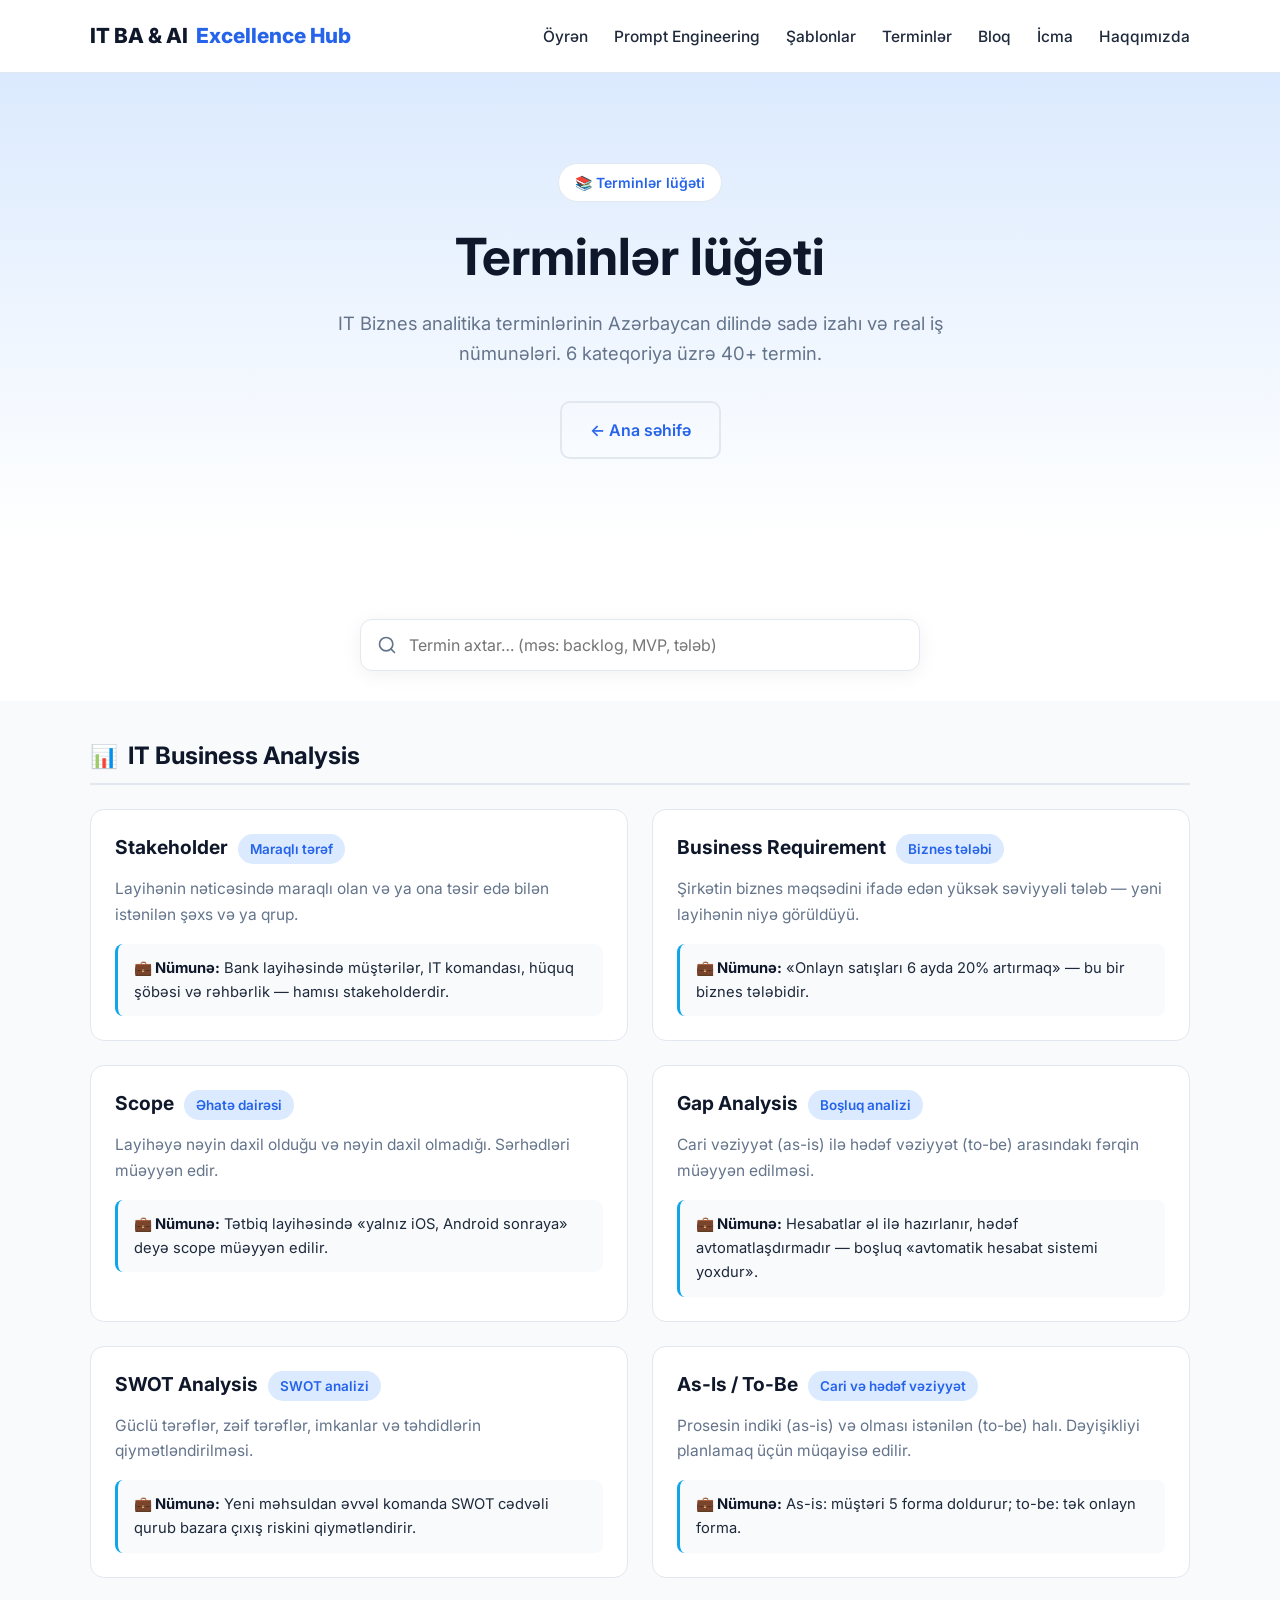
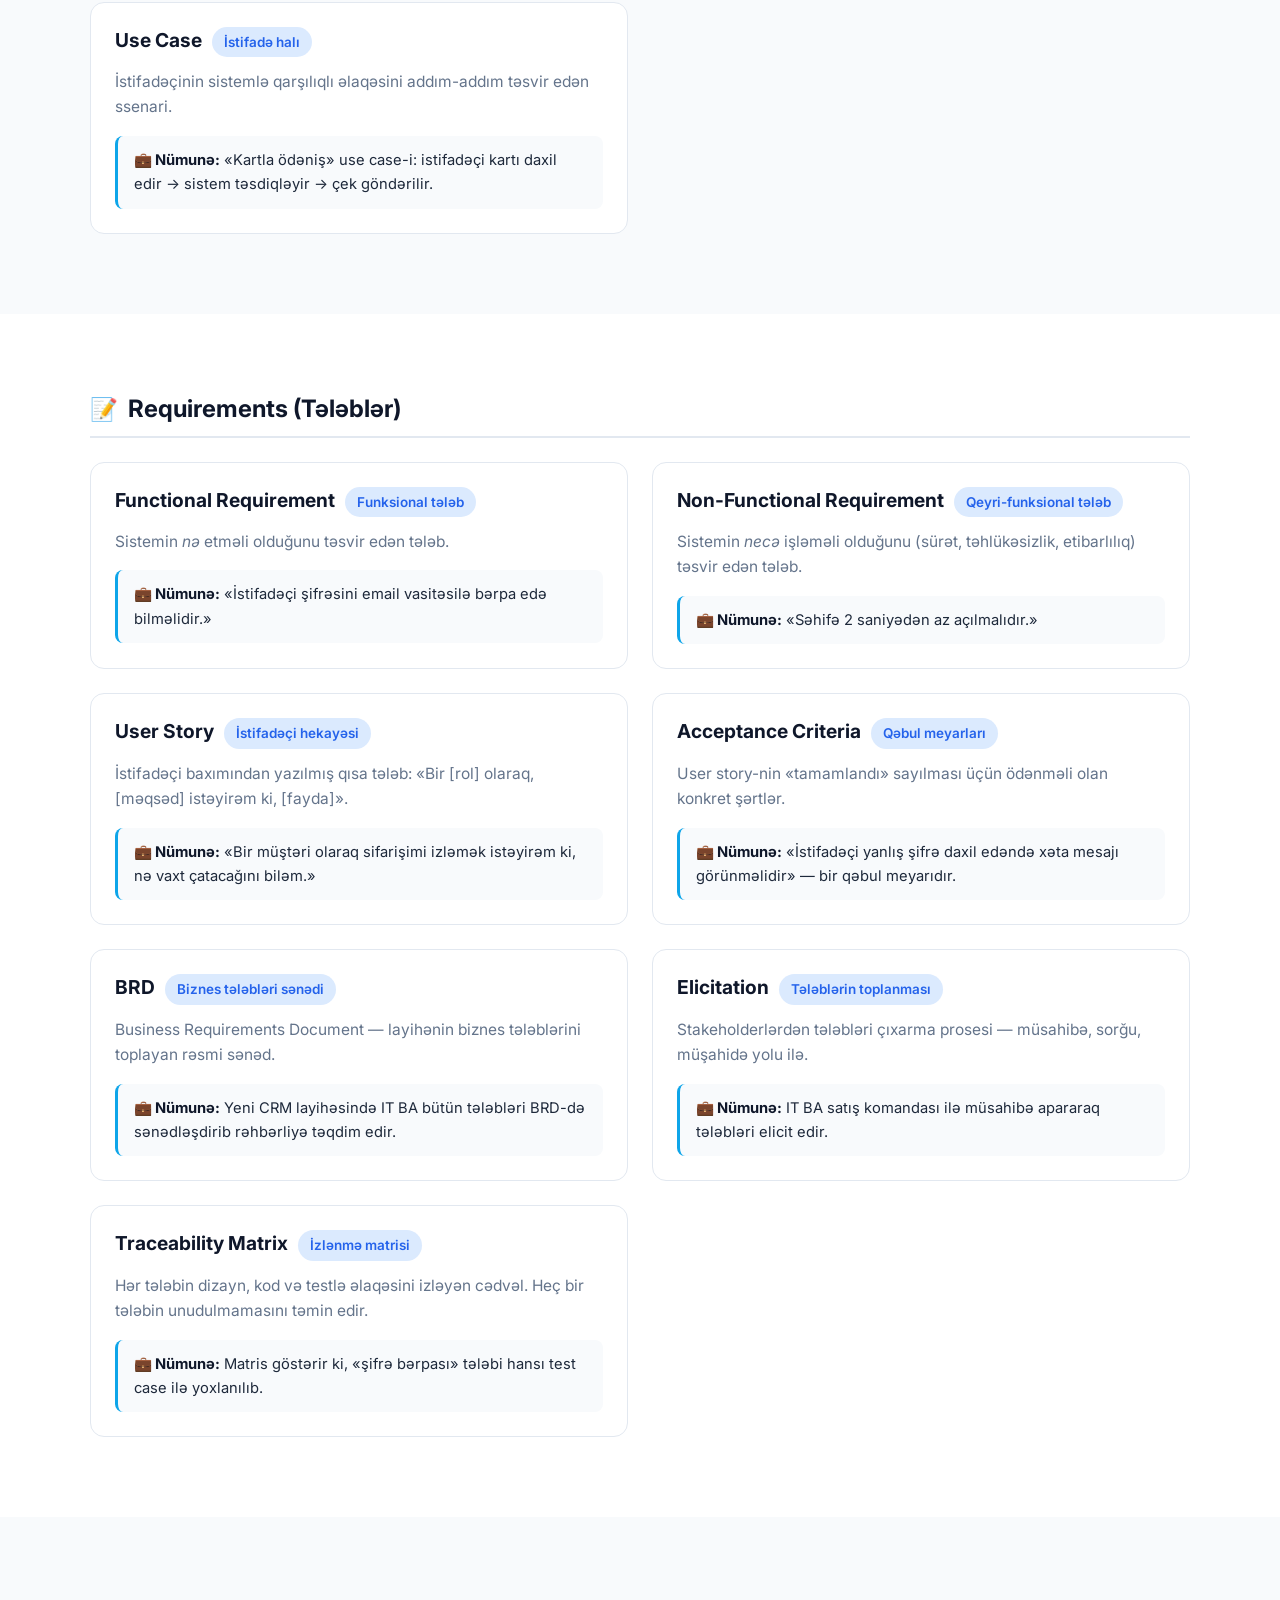
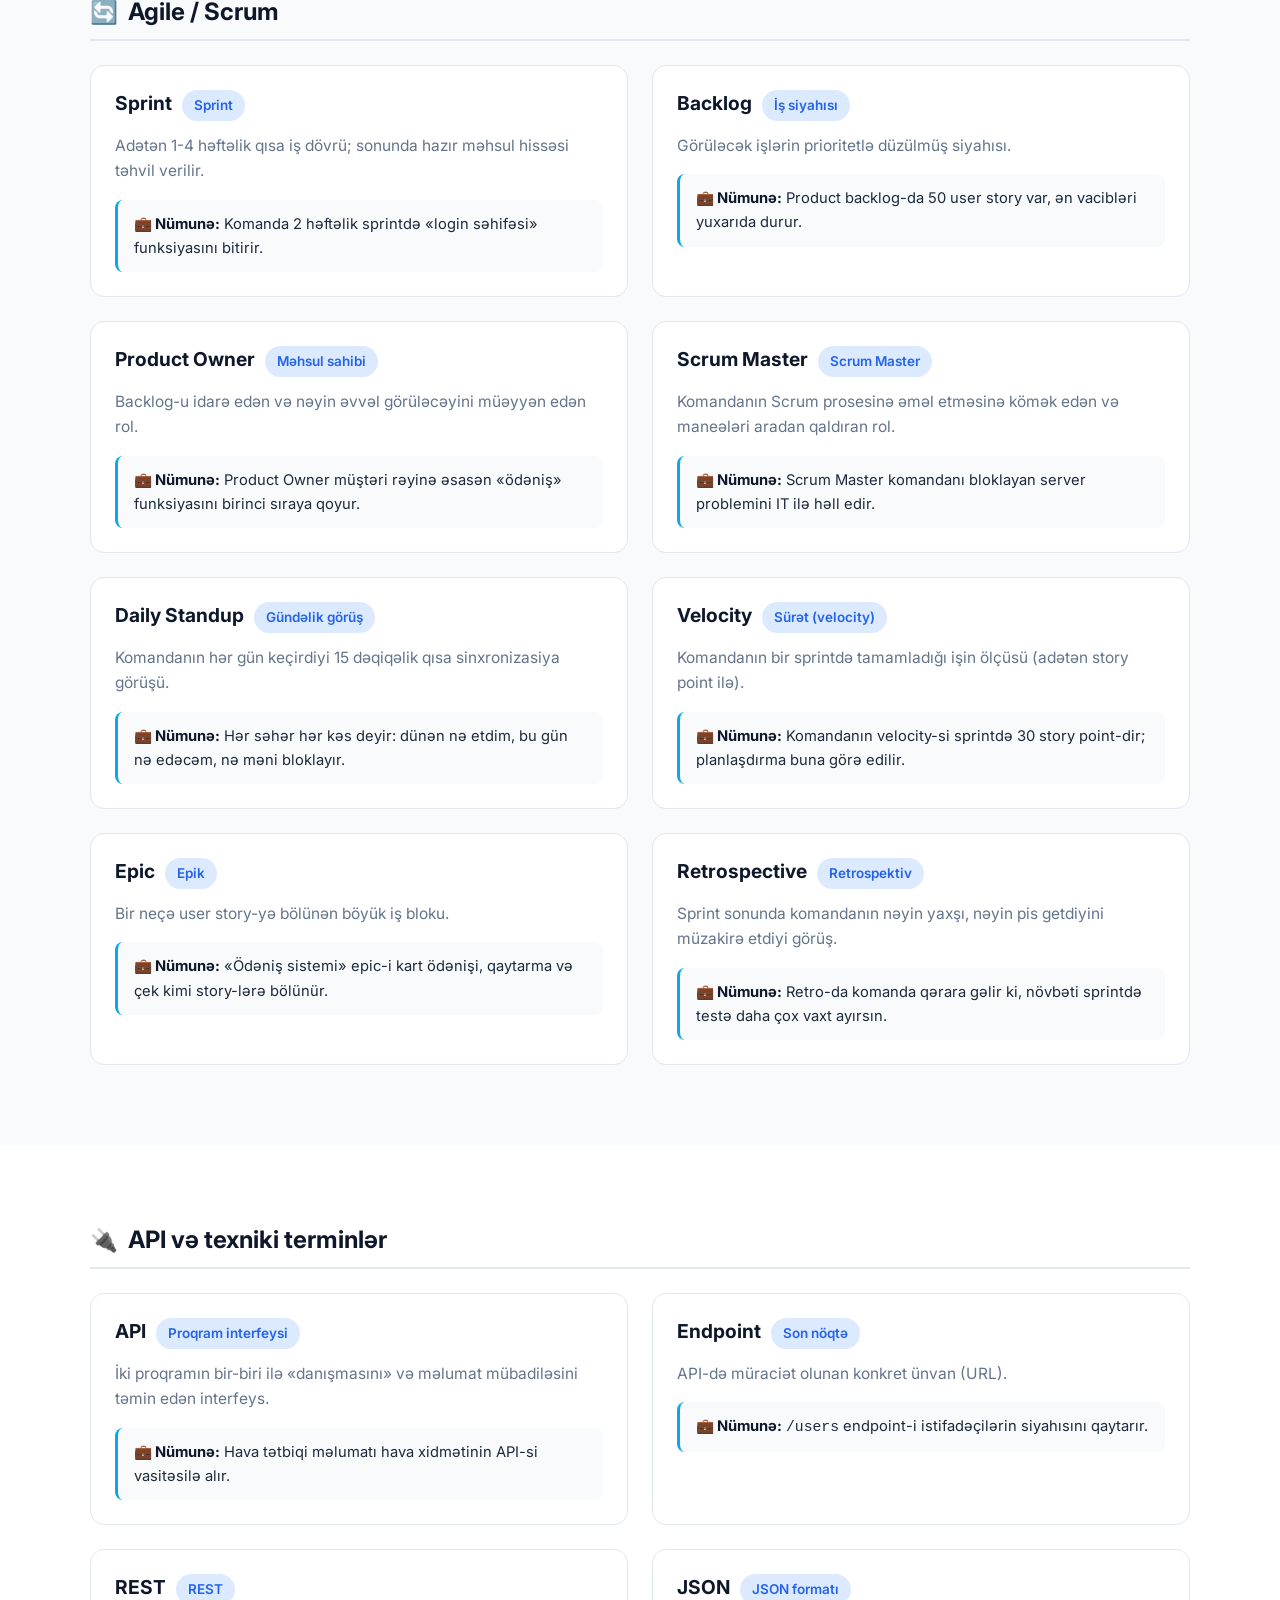
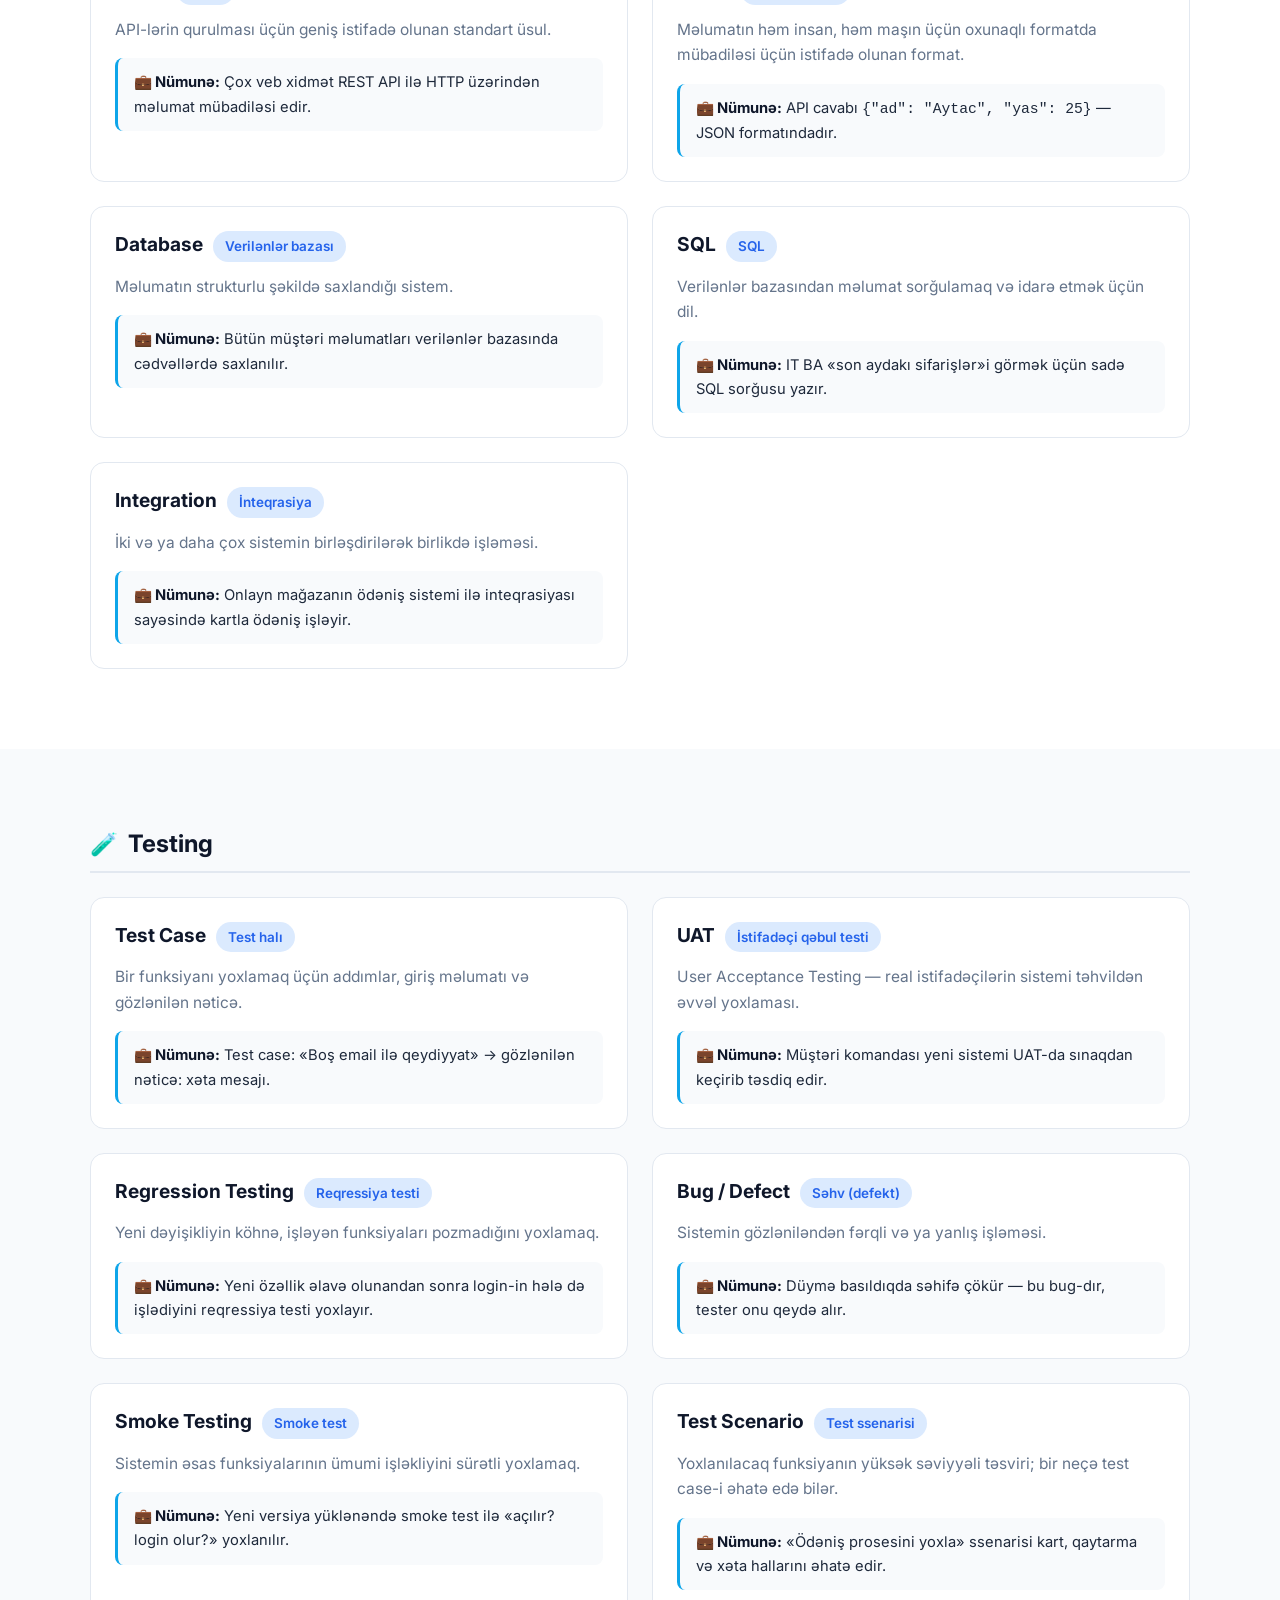
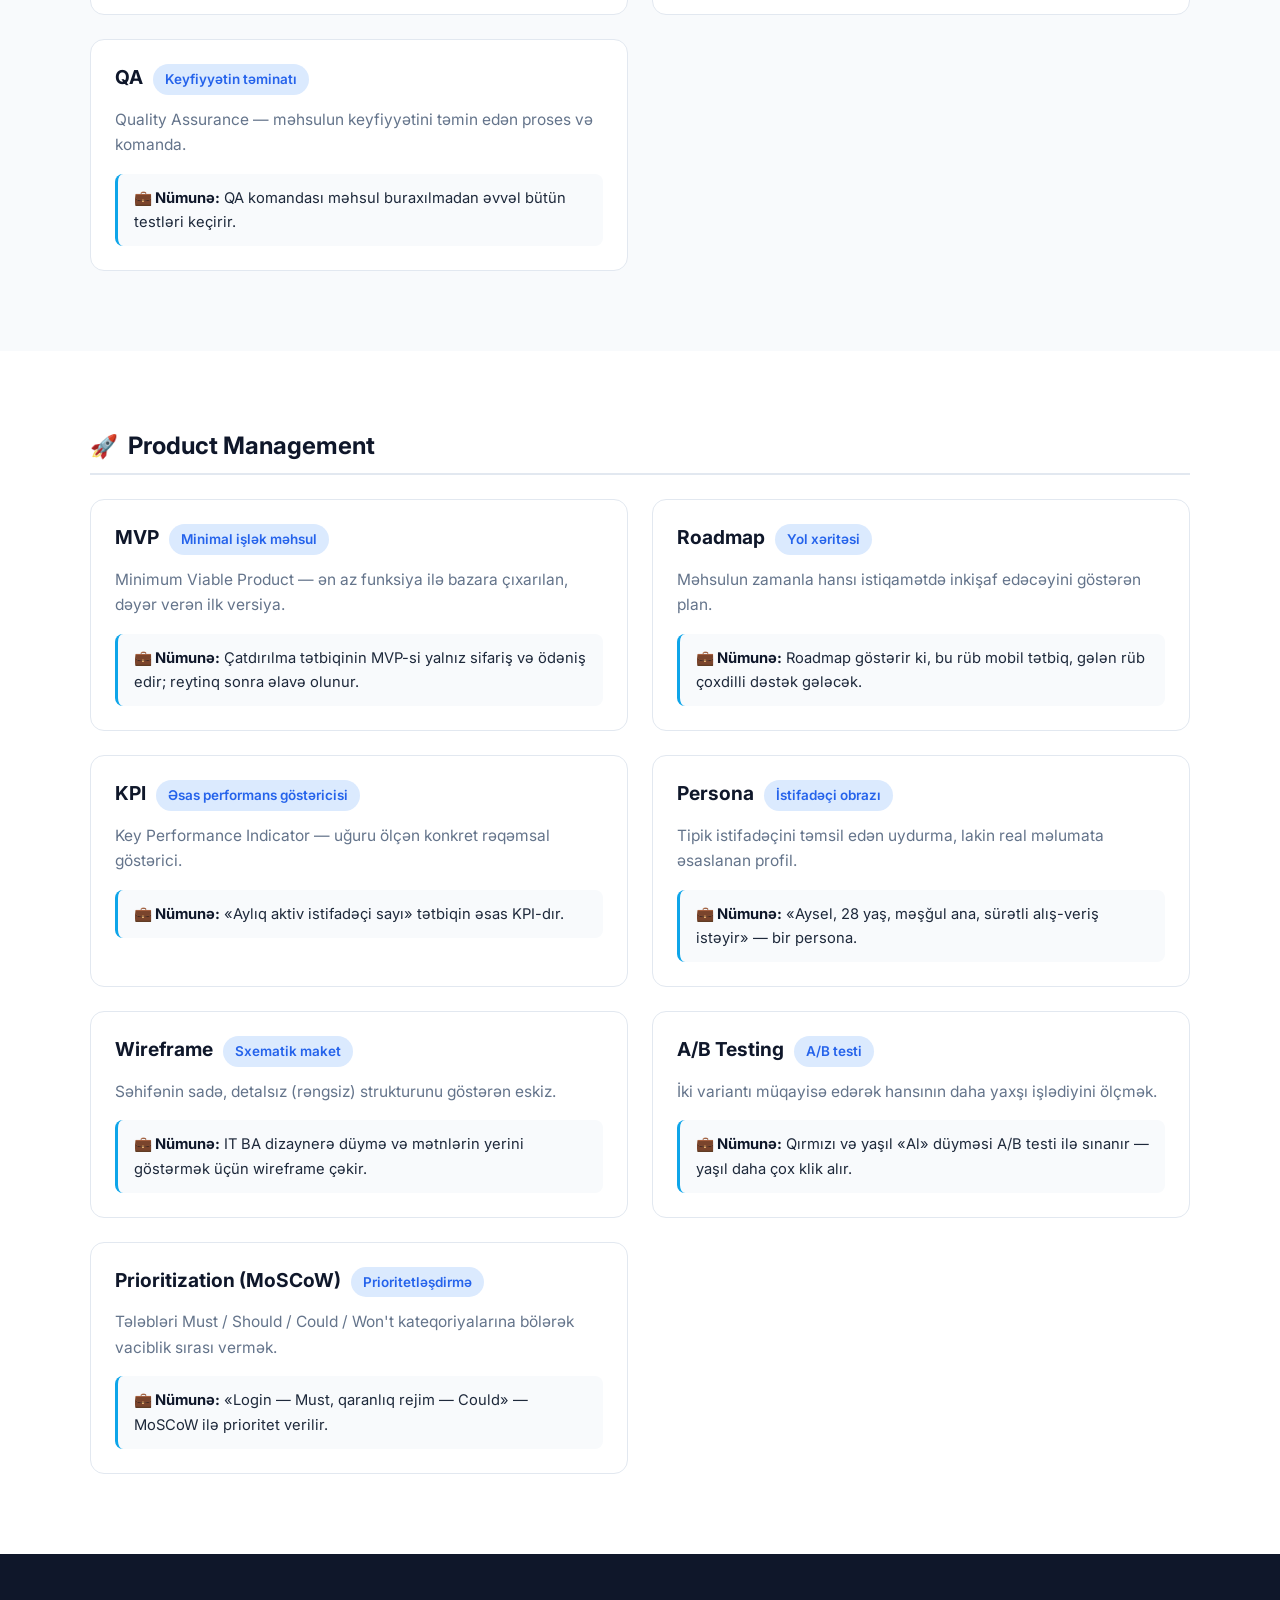
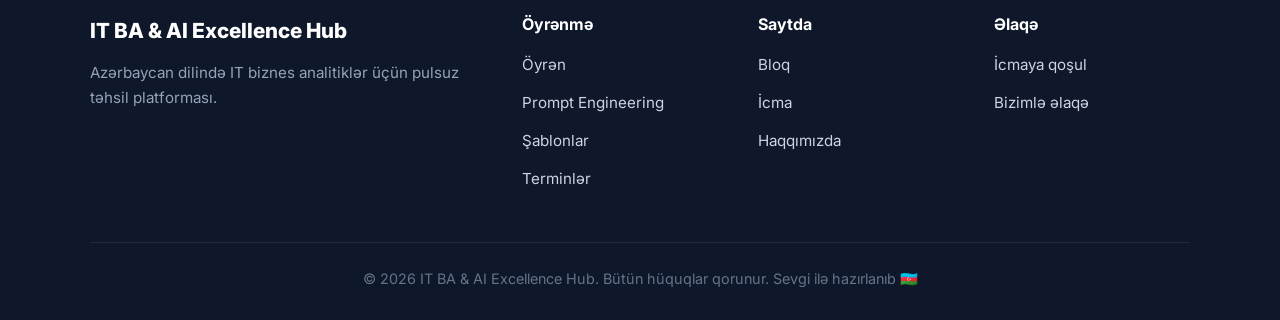
<file: terminler.html>
<!DOCTYPE html>
<html lang="az">
<head>
  <meta charset="UTF-8">
  <meta name="viewport" content="width=device-width, initial-scale=1.0">

  <!-- Google tag (gtag.js) -->
  <script async src="https://www.googletagmanager.com/gtag/js?id=G-9MJH9BJH31"></script>
  <script>
    window.dataLayer = window.dataLayer || [];
    function gtag(){dataLayer.push(arguments);}
    gtag('js', new Date());
    gtag('config', 'G-9MJH9BJH31');
  </script>
  <title>Terminlər lüğəti — IT BA & AI Excellence Hub</title>
  <meta name="description" content="IT Biznes analitika terminlərinin Azərbaycan dilində izahı: IT Business Analysis, Requirements, Agile/Scrum, API, Testing və Product Management üzrə 40+ termin.">
  <link rel="preconnect" href="https://fonts.googleapis.com">
  <link rel="preconnect" href="https://fonts.gstatic.com" crossorigin>
  <link href="https://fonts.googleapis.com/css2?family=Inter:wght@400;500;600;700;800&display=swap" rel="stylesheet">
  <link rel="stylesheet" href="css/style.css">
</head>
<body>
  <header class="site-header">
    <div class="container">
      <nav class="nav">
        <a href="index.html" class="nav-logo">IT BA &amp; AI<span>Excellence Hub</span></a>
        <ul class="nav-links">
          <li><a href="oyren.html">Öyrən</a></li>
          <li><a href="prompt-engineering.html">Prompt Engineering</a></li>
          <li><a href="sablonlar.html">Şablonlar</a></li>
          <li><a href="terminler.html">Terminlər</a></li>
          <li><a href="bloq.html">Bloq</a></li>
          <li><a href="icma.html">İcma</a></li>
          <li><a href="haqqimizda.html">Haqqımızda</a></li>
        </ul>
        <button class="nav-toggle" aria-label="Menyunu aç"><span></span><span></span><span></span></button>
      </nav>
    </div>
  </header>

  <!-- ============ HERO ============ -->
  <section class="hero">
    <div class="container">
      <span class="badge">📚 Terminlər lüğəti</span>
      <h1>Terminlər lüğəti</h1>
      <p>IT Biznes analitika terminlərinin Azərbaycan dilində sadə izahı və real iş nümunələri. 6 kateqoriya üzrə 40+ termin.</p>
      <div class="hero-buttons">
        <a href="index.html" class="btn btn-outline">← Ana səhifə</a>
      </div>
    </div>
  </section>

  <!-- ============ AXTARIŞ ============ -->
  <section class="section" style="padding-bottom:20px;">
    <div class="container">
      <div class="term-search-wrap">
        <input type="text" class="term-search" placeholder="Termin axtar… (məs: backlog, MVP, tələb)" aria-label="Termin axtar">
      </div>
      <p class="term-noresult">Heç bir termin tapılmadı. Başqa söz ilə yoxla.</p>
    </div>
  </section>

  <!-- ============ 1. BUSINESS ANALYSIS ============ -->
  <section class="section term-category section-soft" id="business-analysis" style="padding-top:40px;">
    <div class="container">
      <h2 class="term-category-title"><span class="cat-emoji">📊</span> IT Business Analysis</h2>
      <div class="grid grid-2">

        <div class="term-card">
          <div class="term-head"><h3 class="term-en">Stakeholder</h3><span class="term-az">Maraqlı tərəf</span></div>
          <p class="term-def">Layihənin nəticəsində maraqlı olan və ya ona təsir edə bilən istənilən şəxs və ya qrup.</p>
          <div class="term-example"><strong>💼 Nümunə:</strong> Bank layihəsində müştərilər, IT komandası, hüquq şöbəsi və rəhbərlik — hamısı stakeholderdir.</div>
        </div>

        <div class="term-card">
          <div class="term-head"><h3 class="term-en">Business Requirement</h3><span class="term-az">Biznes tələbi</span></div>
          <p class="term-def">Şirkətin biznes məqsədini ifadə edən yüksək səviyyəli tələb — yəni layihənin niyə görüldüyü.</p>
          <div class="term-example"><strong>💼 Nümunə:</strong> «Onlayn satışları 6 ayda 20% artırmaq» — bu bir biznes tələbidir.</div>
        </div>

        <div class="term-card">
          <div class="term-head"><h3 class="term-en">Scope</h3><span class="term-az">Əhatə dairəsi</span></div>
          <p class="term-def">Layihəyə nəyin daxil olduğu və nəyin daxil olmadığı. Sərhədləri müəyyən edir.</p>
          <div class="term-example"><strong>💼 Nümunə:</strong> Tətbiq layihəsində «yalnız iOS, Android sonraya» deyə scope müəyyən edilir.</div>
        </div>

        <div class="term-card">
          <div class="term-head"><h3 class="term-en">Gap Analysis</h3><span class="term-az">Boşluq analizi</span></div>
          <p class="term-def">Cari vəziyyət (as-is) ilə hədəf vəziyyət (to-be) arasındakı fərqin müəyyən edilməsi.</p>
          <div class="term-example"><strong>💼 Nümunə:</strong> Hesabatlar əl ilə hazırlanır, hədəf avtomatlaşdırmadır — boşluq «avtomatik hesabat sistemi yoxdur».</div>
        </div>

        <div class="term-card">
          <div class="term-head"><h3 class="term-en">SWOT Analysis</h3><span class="term-az">SWOT analizi</span></div>
          <p class="term-def">Güclü tərəflər, zəif tərəflər, imkanlar və təhdidlərin qiymətləndirilməsi.</p>
          <div class="term-example"><strong>💼 Nümunə:</strong> Yeni məhsuldan əvvəl komanda SWOT cədvəli qurub bazara çıxış riskini qiymətləndirir.</div>
        </div>

        <div class="term-card">
          <div class="term-head"><h3 class="term-en">As-Is / To-Be</h3><span class="term-az">Cari və hədəf vəziyyət</span></div>
          <p class="term-def">Prosesin indiki (as-is) və olması istənilən (to-be) halı. Dəyişikliyi planlamaq üçün müqayisə edilir.</p>
          <div class="term-example"><strong>💼 Nümunə:</strong> As-is: müştəri 5 forma doldurur; to-be: tək onlayn forma.</div>
        </div>

        <div class="term-card">
          <div class="term-head"><h3 class="term-en">Use Case</h3><span class="term-az">İstifadə halı</span></div>
          <p class="term-def">İstifadəçinin sistemlə qarşılıqlı əlaqəsini addım-addım təsvir edən ssenari.</p>
          <div class="term-example"><strong>💼 Nümunə:</strong> «Kartla ödəniş» use case-i: istifadəçi kartı daxil edir → sistem təsdiqləyir → çek göndərilir.</div>
        </div>

      </div>
    </div>
  </section>

  <!-- ============ 2. REQUIREMENTS ============ -->
  <section class="section term-category" id="requirements">
    <div class="container">
      <h2 class="term-category-title"><span class="cat-emoji">📝</span> Requirements (Tələblər)</h2>
      <div class="grid grid-2">

        <div class="term-card">
          <div class="term-head"><h3 class="term-en">Functional Requirement</h3><span class="term-az">Funksional tələb</span></div>
          <p class="term-def">Sistemin <em>nə</em> etməli olduğunu təsvir edən tələb.</p>
          <div class="term-example"><strong>💼 Nümunə:</strong> «İstifadəçi şifrəsini email vasitəsilə bərpa edə bilməlidir.»</div>
        </div>

        <div class="term-card">
          <div class="term-head"><h3 class="term-en">Non-Functional Requirement</h3><span class="term-az">Qeyri-funksional tələb</span></div>
          <p class="term-def">Sistemin <em>necə</em> işləməli olduğunu (sürət, təhlükəsizlik, etibarlılıq) təsvir edən tələb.</p>
          <div class="term-example"><strong>💼 Nümunə:</strong> «Səhifə 2 saniyədən az açılmalıdır.»</div>
        </div>

        <div class="term-card">
          <div class="term-head"><h3 class="term-en">User Story</h3><span class="term-az">İstifadəçi hekayəsi</span></div>
          <p class="term-def">İstifadəçi baxımından yazılmış qısa tələb: «Bir [rol] olaraq, [məqsəd] istəyirəm ki, [fayda]».</p>
          <div class="term-example"><strong>💼 Nümunə:</strong> «Bir müştəri olaraq sifarişimi izləmək istəyirəm ki, nə vaxt çatacağını biləm.»</div>
        </div>

        <div class="term-card">
          <div class="term-head"><h3 class="term-en">Acceptance Criteria</h3><span class="term-az">Qəbul meyarları</span></div>
          <p class="term-def">User story-nin «tamamlandı» sayılması üçün ödənməli olan konkret şərtlər.</p>
          <div class="term-example"><strong>💼 Nümunə:</strong> «İstifadəçi yanlış şifrə daxil edəndə xəta mesajı görünməlidir» — bir qəbul meyarıdır.</div>
        </div>

        <div class="term-card">
          <div class="term-head"><h3 class="term-en">BRD</h3><span class="term-az">Biznes tələbləri sənədi</span></div>
          <p class="term-def">Business Requirements Document — layihənin biznes tələblərini toplayan rəsmi sənəd.</p>
          <div class="term-example"><strong>💼 Nümunə:</strong> Yeni CRM layihəsində IT BA bütün tələbləri BRD-də sənədləşdirib rəhbərliyə təqdim edir.</div>
        </div>

        <div class="term-card">
          <div class="term-head"><h3 class="term-en">Elicitation</h3><span class="term-az">Tələblərin toplanması</span></div>
          <p class="term-def">Stakeholderlərdən tələbləri çıxarma prosesi — müsahibə, sorğu, müşahidə yolu ilə.</p>
          <div class="term-example"><strong>💼 Nümunə:</strong> IT BA satış komandası ilə müsahibə apararaq tələbləri elicit edir.</div>
        </div>

        <div class="term-card">
          <div class="term-head"><h3 class="term-en">Traceability Matrix</h3><span class="term-az">İzlənmə matrisi</span></div>
          <p class="term-def">Hər tələbin dizayn, kod və testlə əlaqəsini izləyən cədvəl. Heç bir tələbin unudulmamasını təmin edir.</p>
          <div class="term-example"><strong>💼 Nümunə:</strong> Matris göstərir ki, «şifrə bərpası» tələbi hansı test case ilə yoxlanılıb.</div>
        </div>

      </div>
    </div>
  </section>

  <!-- ============ 3. AGILE / SCRUM ============ -->
  <section class="section term-category section-soft" id="agile-scrum">
    <div class="container">
      <h2 class="term-category-title"><span class="cat-emoji">🔄</span> Agile / Scrum</h2>
      <div class="grid grid-2">

        <div class="term-card">
          <div class="term-head"><h3 class="term-en">Sprint</h3><span class="term-az">Sprint</span></div>
          <p class="term-def">Adətən 1-4 həftəlik qısa iş dövrü; sonunda hazır məhsul hissəsi təhvil verilir.</p>
          <div class="term-example"><strong>💼 Nümunə:</strong> Komanda 2 həftəlik sprintdə «login səhifəsi» funksiyasını bitirir.</div>
        </div>

        <div class="term-card">
          <div class="term-head"><h3 class="term-en">Backlog</h3><span class="term-az">İş siyahısı</span></div>
          <p class="term-def">Görüləcək işlərin prioritetlə düzülmüş siyahısı.</p>
          <div class="term-example"><strong>💼 Nümunə:</strong> Product backlog-da 50 user story var, ən vacibləri yuxarıda durur.</div>
        </div>

        <div class="term-card">
          <div class="term-head"><h3 class="term-en">Product Owner</h3><span class="term-az">Məhsul sahibi</span></div>
          <p class="term-def">Backlog-u idarə edən və nəyin əvvəl görüləcəyini müəyyən edən rol.</p>
          <div class="term-example"><strong>💼 Nümunə:</strong> Product Owner müştəri rəyinə əsasən «ödəniş» funksiyasını birinci sıraya qoyur.</div>
        </div>

        <div class="term-card">
          <div class="term-head"><h3 class="term-en">Scrum Master</h3><span class="term-az">Scrum Master</span></div>
          <p class="term-def">Komandanın Scrum prosesinə əməl etməsinə kömək edən və maneələri aradan qaldıran rol.</p>
          <div class="term-example"><strong>💼 Nümunə:</strong> Scrum Master komandanı bloklayan server problemini IT ilə həll edir.</div>
        </div>

        <div class="term-card">
          <div class="term-head"><h3 class="term-en">Daily Standup</h3><span class="term-az">Gündəlik görüş</span></div>
          <p class="term-def">Komandanın hər gün keçirdiyi 15 dəqiqəlik qısa sinxronizasiya görüşü.</p>
          <div class="term-example"><strong>💼 Nümunə:</strong> Hər səhər hər kəs deyir: dünən nə etdim, bu gün nə edəcəm, nə məni bloklayır.</div>
        </div>

        <div class="term-card">
          <div class="term-head"><h3 class="term-en">Velocity</h3><span class="term-az">Sürət (velocity)</span></div>
          <p class="term-def">Komandanın bir sprintdə tamamladığı işin ölçüsü (adətən story point ilə).</p>
          <div class="term-example"><strong>💼 Nümunə:</strong> Komandanın velocity-si sprintdə 30 story point-dir; planlaşdırma buna görə edilir.</div>
        </div>

        <div class="term-card">
          <div class="term-head"><h3 class="term-en">Epic</h3><span class="term-az">Epik</span></div>
          <p class="term-def">Bir neçə user story-yə bölünən böyük iş bloku.</p>
          <div class="term-example"><strong>💼 Nümunə:</strong> «Ödəniş sistemi» epic-i kart ödənişi, qaytarma və çek kimi story-lərə bölünür.</div>
        </div>

        <div class="term-card">
          <div class="term-head"><h3 class="term-en">Retrospective</h3><span class="term-az">Retrospektiv</span></div>
          <p class="term-def">Sprint sonunda komandanın nəyin yaxşı, nəyin pis getdiyini müzakirə etdiyi görüş.</p>
          <div class="term-example"><strong>💼 Nümunə:</strong> Retro-da komanda qərara gəlir ki, növbəti sprintdə testə daha çox vaxt ayırsın.</div>
        </div>

      </div>
    </div>
  </section>

  <!-- ============ 4. API VƏ TEXNİKİ TERMİNLƏR ============ -->
  <section class="section term-category" id="api-texniki">
    <div class="container">
      <h2 class="term-category-title"><span class="cat-emoji">🔌</span> API və texniki terminlər</h2>
      <div class="grid grid-2">

        <div class="term-card">
          <div class="term-head"><h3 class="term-en">API</h3><span class="term-az">Proqram interfeysi</span></div>
          <p class="term-def">İki proqramın bir-biri ilə «danışmasını» və məlumat mübadiləsini təmin edən interfeys.</p>
          <div class="term-example"><strong>💼 Nümunə:</strong> Hava tətbiqi məlumatı hava xidmətinin API-si vasitəsilə alır.</div>
        </div>

        <div class="term-card">
          <div class="term-head"><h3 class="term-en">Endpoint</h3><span class="term-az">Son nöqtə</span></div>
          <p class="term-def">API-də müraciət olunan konkret ünvan (URL).</p>
          <div class="term-example"><strong>💼 Nümunə:</strong> <code>/users</code> endpoint-i istifadəçilərin siyahısını qaytarır.</div>
        </div>

        <div class="term-card">
          <div class="term-head"><h3 class="term-en">REST</h3><span class="term-az">REST</span></div>
          <p class="term-def">API-lərin qurulması üçün geniş istifadə olunan standart üsul.</p>
          <div class="term-example"><strong>💼 Nümunə:</strong> Çox veb xidmət REST API ilə HTTP üzərindən məlumat mübadiləsi edir.</div>
        </div>

        <div class="term-card">
          <div class="term-head"><h3 class="term-en">JSON</h3><span class="term-az">JSON formatı</span></div>
          <p class="term-def">Məlumatın həm insan, həm maşın üçün oxunaqlı formatda mübadiləsi üçün istifadə olunan format.</p>
          <div class="term-example"><strong>💼 Nümunə:</strong> API cavabı <code>{"ad": "Aytac", "yas": 25}</code> — JSON formatındadır.</div>
        </div>

        <div class="term-card">
          <div class="term-head"><h3 class="term-en">Database</h3><span class="term-az">Verilənlər bazası</span></div>
          <p class="term-def">Məlumatın strukturlu şəkildə saxlandığı sistem.</p>
          <div class="term-example"><strong>💼 Nümunə:</strong> Bütün müştəri məlumatları verilənlər bazasında cədvəllərdə saxlanılır.</div>
        </div>

        <div class="term-card">
          <div class="term-head"><h3 class="term-en">SQL</h3><span class="term-az">SQL</span></div>
          <p class="term-def">Verilənlər bazasından məlumat sorğulamaq və idarə etmək üçün dil.</p>
          <div class="term-example"><strong>💼 Nümunə:</strong> IT BA «son aydakı sifarişlər»i görmək üçün sadə SQL sorğusu yazır.</div>
        </div>

        <div class="term-card">
          <div class="term-head"><h3 class="term-en">Integration</h3><span class="term-az">İnteqrasiya</span></div>
          <p class="term-def">İki və ya daha çox sistemin birləşdirilərək birlikdə işləməsi.</p>
          <div class="term-example"><strong>💼 Nümunə:</strong> Onlayn mağazanın ödəniş sistemi ilə inteqrasiyası sayəsində kartla ödəniş işləyir.</div>
        </div>

      </div>
    </div>
  </section>

  <!-- ============ 5. TESTING ============ -->
  <section class="section term-category section-soft" id="testing">
    <div class="container">
      <h2 class="term-category-title"><span class="cat-emoji">🧪</span> Testing</h2>
      <div class="grid grid-2">

        <div class="term-card">
          <div class="term-head"><h3 class="term-en">Test Case</h3><span class="term-az">Test halı</span></div>
          <p class="term-def">Bir funksiyanı yoxlamaq üçün addımlar, giriş məlumatı və gözlənilən nəticə.</p>
          <div class="term-example"><strong>💼 Nümunə:</strong> Test case: «Boş email ilə qeydiyyat» → gözlənilən nəticə: xəta mesajı.</div>
        </div>

        <div class="term-card">
          <div class="term-head"><h3 class="term-en">UAT</h3><span class="term-az">İstifadəçi qəbul testi</span></div>
          <p class="term-def">User Acceptance Testing — real istifadəçilərin sistemi təhvildən əvvəl yoxlaması.</p>
          <div class="term-example"><strong>💼 Nümunə:</strong> Müştəri komandası yeni sistemi UAT-da sınaqdan keçirib təsdiq edir.</div>
        </div>

        <div class="term-card">
          <div class="term-head"><h3 class="term-en">Regression Testing</h3><span class="term-az">Reqressiya testi</span></div>
          <p class="term-def">Yeni dəyişikliyin köhnə, işləyən funksiyaları pozmadığını yoxlamaq.</p>
          <div class="term-example"><strong>💼 Nümunə:</strong> Yeni özəllik əlavə olunandan sonra login-in hələ də işlədiyini reqressiya testi yoxlayır.</div>
        </div>

        <div class="term-card">
          <div class="term-head"><h3 class="term-en">Bug / Defect</h3><span class="term-az">Səhv (defekt)</span></div>
          <p class="term-def">Sistemin gözləniləndən fərqli və ya yanlış işləməsi.</p>
          <div class="term-example"><strong>💼 Nümunə:</strong> Düymə basıldıqda səhifə çökür — bu bug-dır, tester onu qeydə alır.</div>
        </div>

        <div class="term-card">
          <div class="term-head"><h3 class="term-en">Smoke Testing</h3><span class="term-az">Smoke test</span></div>
          <p class="term-def">Sistemin əsas funksiyalarının ümumi işləkliyini sürətli yoxlamaq.</p>
          <div class="term-example"><strong>💼 Nümunə:</strong> Yeni versiya yüklənəndə smoke test ilə «açılır? login olur?» yoxlanılır.</div>
        </div>

        <div class="term-card">
          <div class="term-head"><h3 class="term-en">Test Scenario</h3><span class="term-az">Test ssenarisi</span></div>
          <p class="term-def">Yoxlanılacaq funksiyanın yüksək səviyyəli təsviri; bir neçə test case-i əhatə edə bilər.</p>
          <div class="term-example"><strong>💼 Nümunə:</strong> «Ödəniş prosesini yoxla» ssenarisi kart, qaytarma və xəta hallarını əhatə edir.</div>
        </div>

        <div class="term-card">
          <div class="term-head"><h3 class="term-en">QA</h3><span class="term-az">Keyfiyyətin təminatı</span></div>
          <p class="term-def">Quality Assurance — məhsulun keyfiyyətini təmin edən proses və komanda.</p>
          <div class="term-example"><strong>💼 Nümunə:</strong> QA komandası məhsul buraxılmadan əvvəl bütün testləri keçirir.</div>
        </div>

      </div>
    </div>
  </section>

  <!-- ============ 6. PRODUCT MANAGEMENT ============ -->
  <section class="section term-category" id="product-management">
    <div class="container">
      <h2 class="term-category-title"><span class="cat-emoji">🚀</span> Product Management</h2>
      <div class="grid grid-2">

        <div class="term-card">
          <div class="term-head"><h3 class="term-en">MVP</h3><span class="term-az">Minimal işlək məhsul</span></div>
          <p class="term-def">Minimum Viable Product — ən az funksiya ilə bazara çıxarılan, dəyər verən ilk versiya.</p>
          <div class="term-example"><strong>💼 Nümunə:</strong> Çatdırılma tətbiqinin MVP-si yalnız sifariş və ödəniş edir; reytinq sonra əlavə olunur.</div>
        </div>

        <div class="term-card">
          <div class="term-head"><h3 class="term-en">Roadmap</h3><span class="term-az">Yol xəritəsi</span></div>
          <p class="term-def">Məhsulun zamanla hansı istiqamətdə inkişaf edəcəyini göstərən plan.</p>
          <div class="term-example"><strong>💼 Nümunə:</strong> Roadmap göstərir ki, bu rüb mobil tətbiq, gələn rüb çoxdilli dəstək gələcək.</div>
        </div>

        <div class="term-card">
          <div class="term-head"><h3 class="term-en">KPI</h3><span class="term-az">Əsas performans göstəricisi</span></div>
          <p class="term-def">Key Performance Indicator — uğuru ölçən konkret rəqəmsal göstərici.</p>
          <div class="term-example"><strong>💼 Nümunə:</strong> «Aylıq aktiv istifadəçi sayı» tətbiqin əsas KPI-dır.</div>
        </div>

        <div class="term-card">
          <div class="term-head"><h3 class="term-en">Persona</h3><span class="term-az">İstifadəçi obrazı</span></div>
          <p class="term-def">Tipik istifadəçini təmsil edən uydurma, lakin real məlumata əsaslanan profil.</p>
          <div class="term-example"><strong>💼 Nümunə:</strong> «Aysel, 28 yaş, məşğul ana, sürətli alış-veriş istəyir» — bir persona.</div>
        </div>

        <div class="term-card">
          <div class="term-head"><h3 class="term-en">Wireframe</h3><span class="term-az">Sxematik maket</span></div>
          <p class="term-def">Səhifənin sadə, detalsız (rəngsiz) strukturunu göstərən eskiz.</p>
          <div class="term-example"><strong>💼 Nümunə:</strong> IT BA dizaynerə düymə və mətnlərin yerini göstərmək üçün wireframe çəkir.</div>
        </div>

        <div class="term-card">
          <div class="term-head"><h3 class="term-en">A/B Testing</h3><span class="term-az">A/B testi</span></div>
          <p class="term-def">İki variantı müqayisə edərək hansının daha yaxşı işlədiyini ölçmək.</p>
          <div class="term-example"><strong>💼 Nümunə:</strong> Qırmızı və yaşıl «Al» düyməsi A/B testi ilə sınanır — yaşıl daha çox klik alır.</div>
        </div>

        <div class="term-card">
          <div class="term-head"><h3 class="term-en">Prioritization (MoSCoW)</h3><span class="term-az">Prioritetləşdirmə</span></div>
          <p class="term-def">Tələbləri Must / Should / Could / Won't kateqoriyalarına bölərək vaciblik sırası vermək.</p>
          <div class="term-example"><strong>💼 Nümunə:</strong> «Login — Must, qaranlıq rejim — Could» — MoSCoW ilə prioritet verilir.</div>
        </div>

      </div>
    </div>
  </section>

  <!-- ============ FOOTER ============ -->
  <footer class="site-footer">
    <div class="container">
      <div class="footer-grid">
        <div>
          <div class="footer-brand">IT BA & AI Excellence Hub</div>
          <p>Azərbaycan dilində IT biznes analitiklər üçün pulsuz təhsil platforması.</p>
        </div>
        <div>
          <h4>Öyrənmə</h4>
          <ul>
            <li><a href="oyren.html">Öyrən</a></li>
            <li><a href="prompt-engineering.html">Prompt Engineering</a></li>
            <li><a href="sablonlar.html">Şablonlar</a></li>
            <li><a href="terminler.html">Terminlər</a></li>
          </ul>
        </div>
        <div>
          <h4>Saytda</h4>
          <ul>
            <li><a href="bloq.html">Bloq</a></li>
            <li><a href="icma.html">İcma</a></li>
            <li><a href="haqqimizda.html">Haqqımızda</a></li>
          </ul>
        </div>
        <div>
          <h4>Əlaqə</h4>
          <ul>
            <li><a href="icma.html">İcmaya qoşul</a></li>
            <li><a href="haqqimizda.html">Bizimlə əlaqə</a></li>
          </ul>
        </div>
      </div>
      <div class="footer-bottom">© 2026 IT BA & AI Excellence Hub. Bütün hüquqlar qorunur. Sevgi ilə hazırlanıb 🇦🇿</div>
    </div>
  </footer>
  <script src="js/main.js"></script>
</body>
</html>
</file>
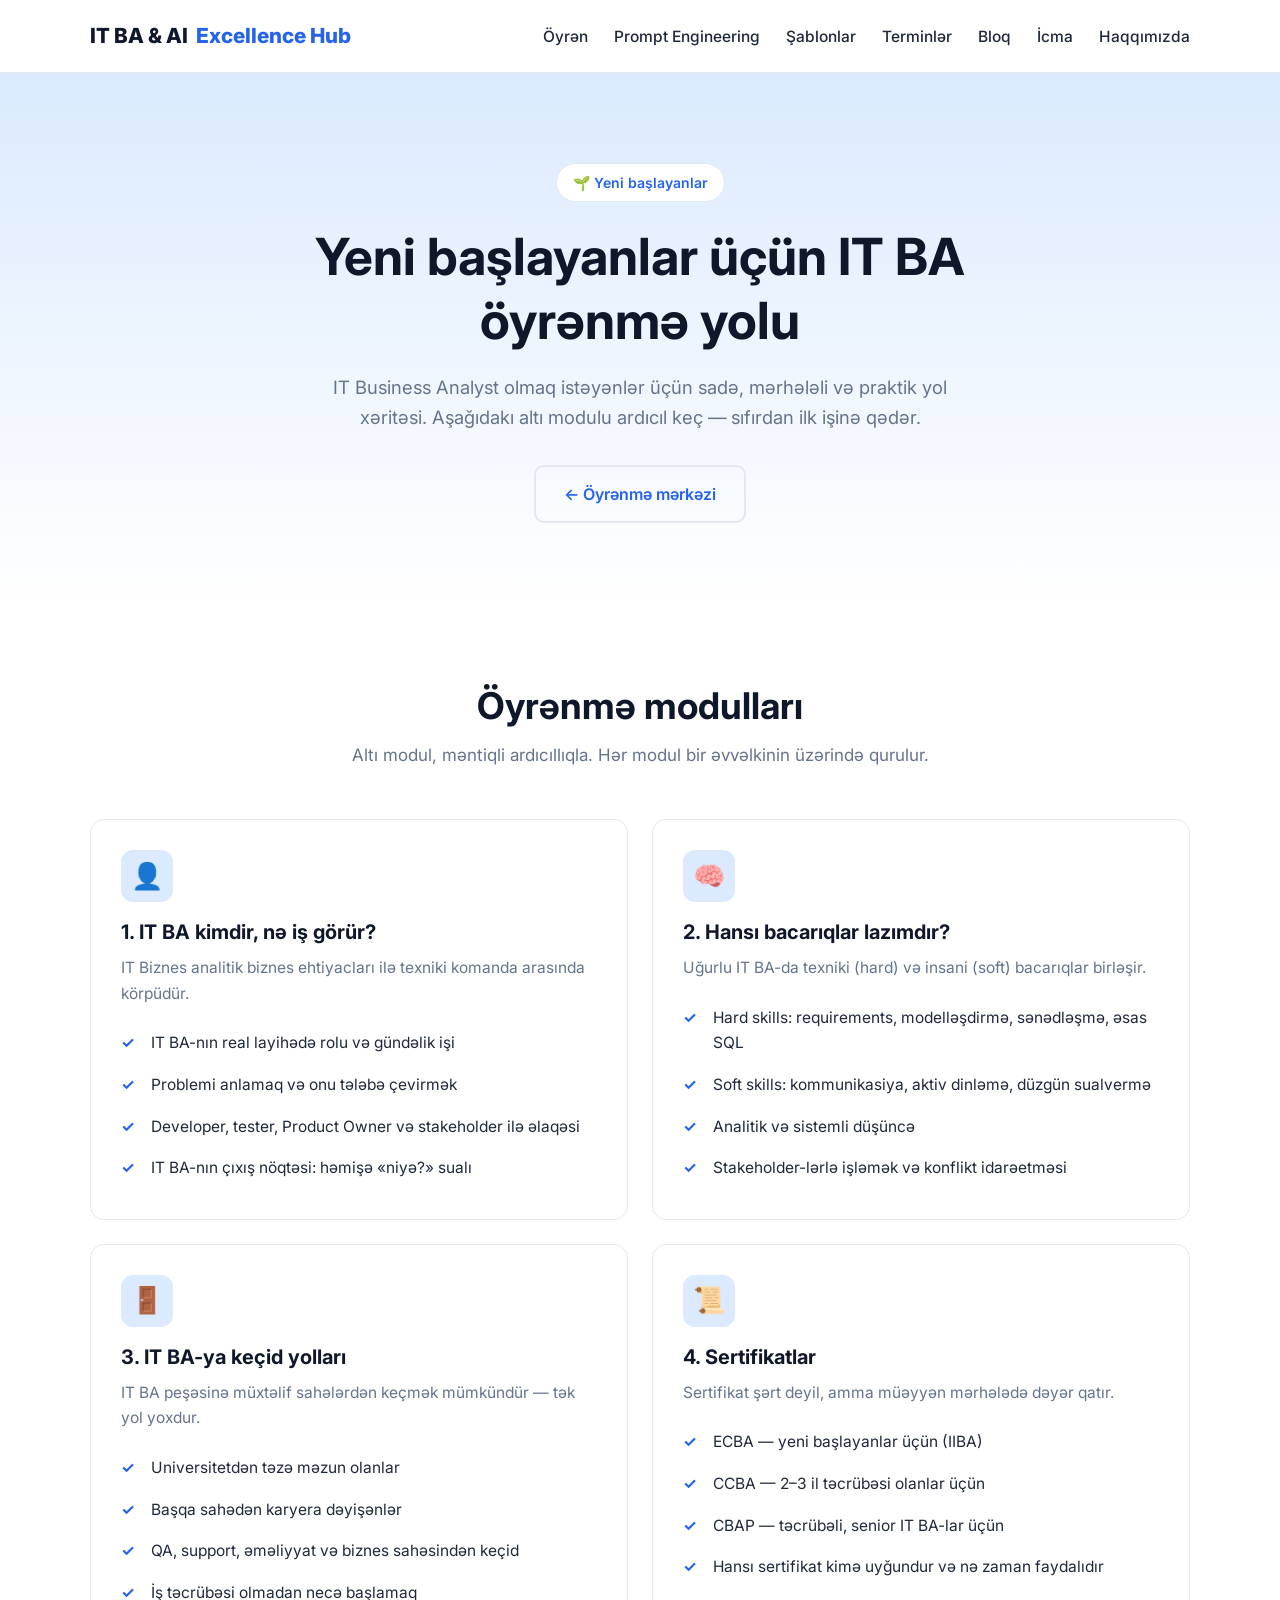
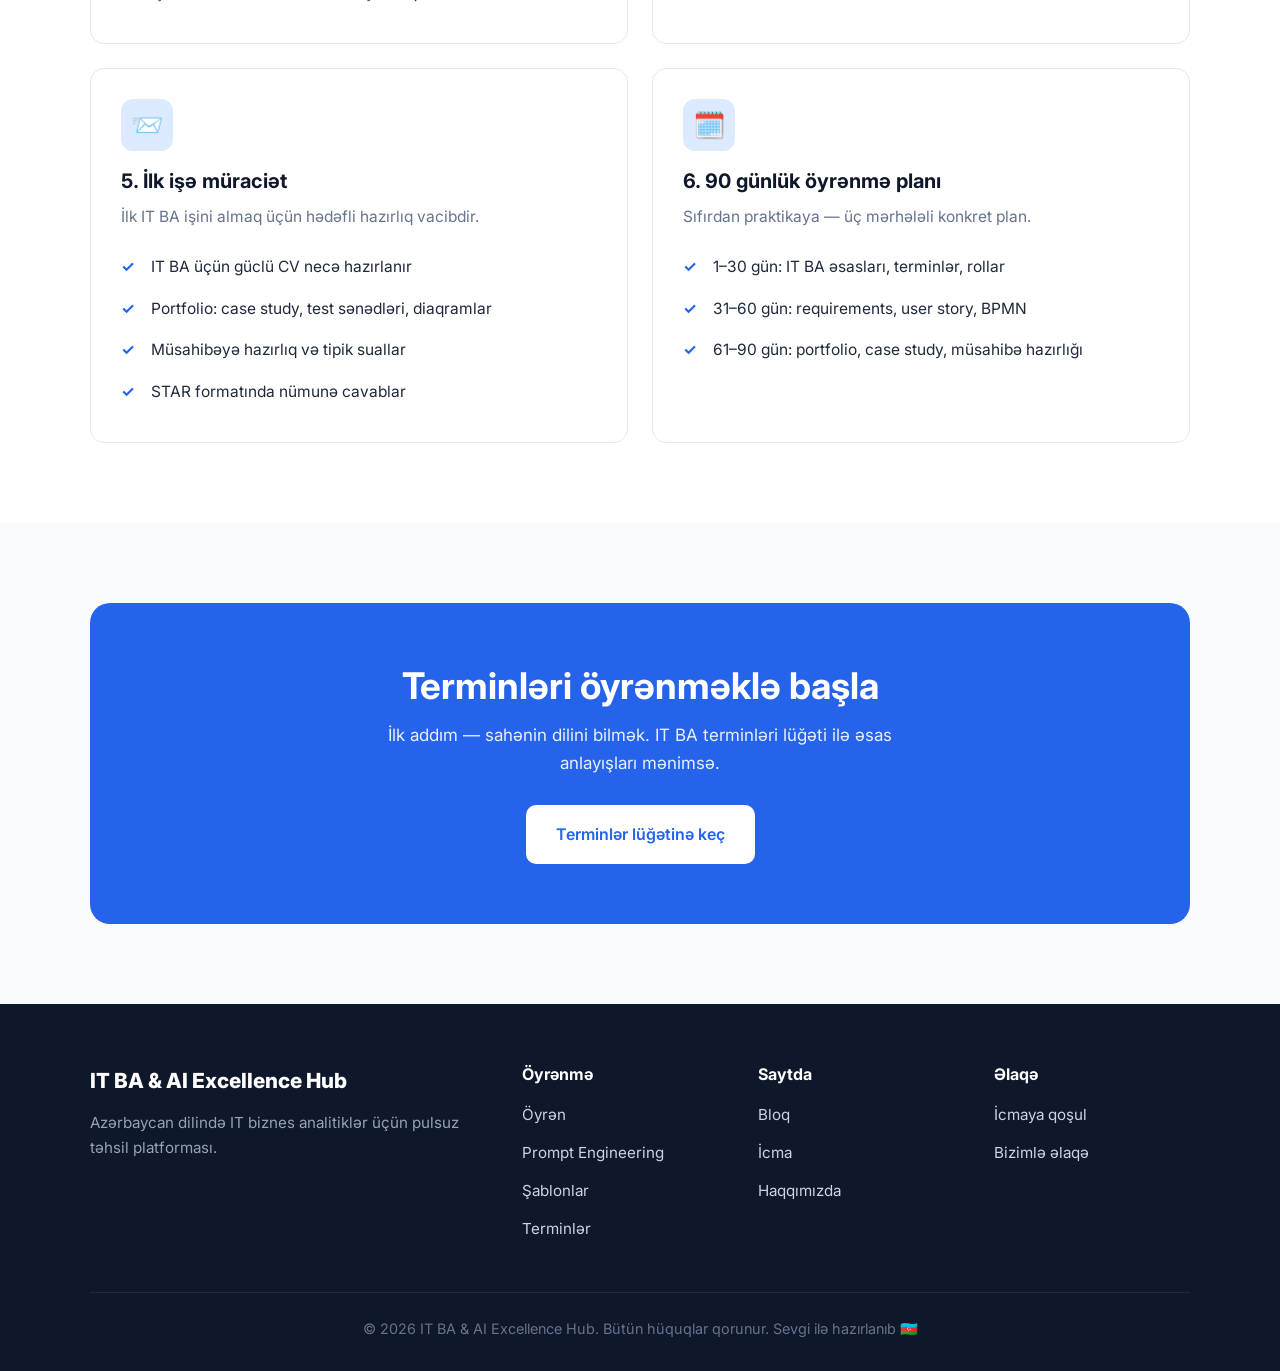
<file: yeni-baslayanlar.html>
<!DOCTYPE html>
<html lang="az">
<head>
  <meta charset="UTF-8">
  <meta name="viewport" content="width=device-width, initial-scale=1.0">

  <!-- Google tag (gtag.js) -->
  <script async src="https://www.googletagmanager.com/gtag/js?id=G-9MJH9BJH31"></script>
  <script>
    window.dataLayer = window.dataLayer || [];
    function gtag(){dataLayer.push(arguments);}
    gtag('js', new Date());
    gtag('config', 'G-9MJH9BJH31');
  </script>
  <title>Yeni başlayanlar üçün IT BA öyrənmə yolu — IT BA & AI Excellence Hub</title>
  <meta name="description" content="IT Business Analyst olmaq istəyənlər üçün sadə, mərhələli və praktik yol xəritəsi: IT BA rolu, bacarıqlar, sertifikatlar, ilk işə hazırlıq və 90 günlük plan.">
  <link rel="preconnect" href="https://fonts.googleapis.com">
  <link rel="preconnect" href="https://fonts.gstatic.com" crossorigin>
  <link href="https://fonts.googleapis.com/css2?family=Inter:wght@400;500;600;700;800&display=swap" rel="stylesheet">
  <link rel="stylesheet" href="css/style.css">
</head>
<body>
  <header class="site-header">
    <div class="container">
      <nav class="nav">
        <a href="index.html" class="nav-logo">IT BA &amp; AI<span>Excellence Hub</span></a>
        <ul class="nav-links">
          <li><a href="oyren.html">Öyrən</a></li>
          <li><a href="prompt-engineering.html">Prompt Engineering</a></li>
          <li><a href="sablonlar.html">Şablonlar</a></li>
          <li><a href="terminler.html">Terminlər</a></li>
          <li><a href="bloq.html">Bloq</a></li>
          <li><a href="icma.html">İcma</a></li>
          <li><a href="haqqimizda.html">Haqqımızda</a></li>
        </ul>
        <button class="nav-toggle" aria-label="Menyunu aç"><span></span><span></span><span></span></button>
      </nav>
    </div>
  </header>

  <!-- ============ HERO ============ -->
  <section class="hero">
    <div class="container">
      <span class="badge">🌱 Yeni başlayanlar</span>
      <h1>Yeni başlayanlar üçün IT BA öyrənmə yolu</h1>
      <p>IT Business Analyst olmaq istəyənlər üçün sadə, mərhələli və praktik yol xəritəsi. Aşağıdakı altı modulu ardıcıl keç — sıfırdan ilk işinə qədər.</p>
      <div class="hero-buttons">
        <a href="oyren.html" class="btn btn-outline">← Öyrənmə mərkəzi</a>
      </div>
    </div>
  </section>

  <!-- ============ MODULLAR ============ -->
  <section class="section">
    <div class="container">
      <h2 class="section-title">Öyrənmə modulları</h2>
      <p class="section-subtitle">Altı modul, məntiqli ardıcıllıqla. Hər modul bir əvvəlkinin üzərində qurulur.</p>

      <div class="grid grid-2">

        <div class="card">
          <div class="card-icon">👤</div>
          <h3>1. IT BA kimdir, nə iş görür?</h3>
          <p>IT Biznes analitik biznes ehtiyacları ilə texniki komanda arasında körpüdür.</p>
          <ul class="check-list">
            <li>IT BA-nın real layihədə rolu və gündəlik işi</li>
            <li>Problemi anlamaq və onu tələbə çevirmək</li>
            <li>Developer, tester, Product Owner və stakeholder ilə əlaqəsi</li>
            <li>IT BA-nın çıxış nöqtəsi: həmişə «niyə?» sualı</li>
          </ul>
        </div>

        <div class="card">
          <div class="card-icon">🧠</div>
          <h3>2. Hansı bacarıqlar lazımdır?</h3>
          <p>Uğurlu IT BA-da texniki (hard) və insani (soft) bacarıqlar birləşir.</p>
          <ul class="check-list">
            <li>Hard skills: requirements, modelləşdirmə, sənədləşmə, əsas SQL</li>
            <li>Soft skills: kommunikasiya, aktiv dinləmə, düzgün sualvermə</li>
            <li>Analitik və sistemli düşüncə</li>
            <li>Stakeholder-lərlə işləmək və konflikt idarəetməsi</li>
          </ul>
        </div>

        <div class="card">
          <div class="card-icon">🚪</div>
          <h3>3. IT BA-ya keçid yolları</h3>
          <p>IT BA peşəsinə müxtəlif sahələrdən keçmək mümkündür — tək yol yoxdur.</p>
          <ul class="check-list">
            <li>Universitetdən təzə məzun olanlar</li>
            <li>Başqa sahədən karyera dəyişənlər</li>
            <li>QA, support, əməliyyat və biznes sahəsindən keçid</li>
            <li>İş təcrübəsi olmadan necə başlamaq</li>
          </ul>
        </div>

        <div class="card">
          <div class="card-icon">📜</div>
          <h3>4. Sertifikatlar</h3>
          <p>Sertifikat şərt deyil, amma müəyyən mərhələdə dəyər qatır.</p>
          <ul class="check-list">
            <li>ECBA — yeni başlayanlar üçün (IIBA)</li>
            <li>CCBA — 2–3 il təcrübəsi olanlar üçün</li>
            <li>CBAP — təcrübəli, senior IT BA-lar üçün</li>
            <li>Hansı sertifikat kimə uyğundur və nə zaman faydalıdır</li>
          </ul>
        </div>

        <div class="card">
          <div class="card-icon">📨</div>
          <h3>5. İlk işə müraciət</h3>
          <p>İlk IT BA işini almaq üçün hədəfli hazırlıq vacibdir.</p>
          <ul class="check-list">
            <li>IT BA üçün güclü CV necə hazırlanır</li>
            <li>Portfolio: case study, test sənədləri, diaqramlar</li>
            <li>Müsahibəyə hazırlıq və tipik suallar</li>
            <li>STAR formatında nümunə cavablar</li>
          </ul>
        </div>

        <div class="card">
          <div class="card-icon">🗓️</div>
          <h3>6. 90 günlük öyrənmə planı</h3>
          <p>Sıfırdan praktikaya — üç mərhələli konkret plan.</p>
          <ul class="check-list">
            <li>1–30 gün: IT BA əsasları, terminlər, rollar</li>
            <li>31–60 gün: requirements, user story, BPMN</li>
            <li>61–90 gün: portfolio, case study, müsahibə hazırlığı</li>
          </ul>
        </div>

      </div>
    </div>
  </section>

  <!-- ============ CTA ============ -->
  <section class="section section-soft">
    <div class="container">
      <div class="cta-band">
        <h2>Terminləri öyrənməklə başla</h2>
        <p>İlk addım — sahənin dilini bilmək. IT BA terminləri lüğəti ilə əsas anlayışları mənimsə.</p>
        <a href="terminler.html" class="btn">Terminlər lüğətinə keç</a>
      </div>
    </div>
  </section>

  <!-- ============ FOOTER ============ -->
  <footer class="site-footer">
    <div class="container">
      <div class="footer-grid">
        <div>
          <div class="footer-brand">IT BA & AI Excellence Hub</div>
          <p>Azərbaycan dilində IT biznes analitiklər üçün pulsuz təhsil platforması.</p>
        </div>
        <div>
          <h4>Öyrənmə</h4>
          <ul>
            <li><a href="oyren.html">Öyrən</a></li>
            <li><a href="prompt-engineering.html">Prompt Engineering</a></li>
            <li><a href="sablonlar.html">Şablonlar</a></li>
            <li><a href="terminler.html">Terminlər</a></li>
          </ul>
        </div>
        <div>
          <h4>Saytda</h4>
          <ul>
            <li><a href="bloq.html">Bloq</a></li>
            <li><a href="icma.html">İcma</a></li>
            <li><a href="haqqimizda.html">Haqqımızda</a></li>
          </ul>
        </div>
        <div>
          <h4>Əlaqə</h4>
          <ul>
            <li><a href="icma.html">İcmaya qoşul</a></li>
            <li><a href="haqqimizda.html">Bizimlə əlaqə</a></li>
          </ul>
        </div>
      </div>
      <div class="footer-bottom">© 2026 IT BA & AI Excellence Hub. Bütün hüquqlar qorunur. Sevgi ilə hazırlanıb 🇦🇿</div>
    </div>
  </footer>
  <script src="js/main.js"></script>
</body>
</html>
</file>
<file: css/style.css>
/* =========================================================
   BA Akademiya — Əsas dizayn faylı (Design System)
   Bütün rənglər, şriftlər və ölçülər burada təyin olunur.
   Dəyişiklik etmək üçün aşağıdakı dəyərləri redaktə et.
   ========================================================= */

/* ---- 1. Dəyişənlər (rəng paleti, şriftlər) ---- */
:root {
  /* Əsas rənglər */
  --color-primary: #2563eb;        /* Əsas mavi */
  --color-primary-dark: #1d4ed8;   /* Tünd mavi (hover üçün) */
  --color-primary-light: #dbeafe;  /* Açıq mavi (fon üçün) */
  --color-accent: #0ea5e9;         /* Vurğu rəngi */

  /* Mətn rəngləri */
  --color-text: #1e293b;           /* Əsas mətn (tünd) */
  --color-text-muted: #64748b;     /* Solğun mətn */
  --color-heading: #0f172a;        /* Başlıqlar */

  /* Fon rəngləri */
  --color-bg: #ffffff;             /* Ağ fon */
  --color-bg-soft: #f8fafc;        /* Çox açıq boz fon */
  --color-border: #e2e8f0;         /* Sərhəd xətti */

  /* Şrift */
  --font-base: 'Inter', -apple-system, BlinkMacSystemFont, 'Segoe UI', Roboto, Helvetica, Arial, sans-serif;

  /* Ölçülər */
  --container: 1140px;             /* Səhifənin maksimum eni */
  --radius: 14px;                  /* Künc yumruluğu */
  --shadow: 0 4px 20px rgba(15, 23, 42, 0.06);
  --shadow-hover: 0 10px 30px rgba(37, 99, 235, 0.15);
}

/* ---- 2. Ümumi sıfırlama ---- */
* {
  margin: 0;
  padding: 0;
  box-sizing: border-box;
}

html {
  scroll-behavior: smooth;
}

body {
  font-family: var(--font-base);
  color: var(--color-text);
  background: var(--color-bg);
  line-height: 1.65;
  font-size: 17px;
  -webkit-font-smoothing: antialiased;
}

img {
  max-width: 100%;
  display: block;
}

a {
  color: var(--color-primary);
  text-decoration: none;
  transition: color 0.2s ease;
}

a:hover {
  color: var(--color-primary-dark);
}

/* ---- 3. Konteyner (məzmunu ortalayır) ---- */
.container {
  width: 100%;
  max-width: var(--container);
  margin: 0 auto;
  padding: 0 20px;
}

/* ---- 4. Başlıqlar və mətn ---- */
h1, h2, h3, h4 {
  color: var(--color-heading);
  line-height: 1.25;
  font-weight: 700;
}

h1 { font-size: clamp(2rem, 5vw, 3.2rem); }
h2 { font-size: clamp(1.6rem, 3.5vw, 2.3rem); }
h3 { font-size: 1.25rem; }

.section {
  padding: 80px 0;
}

.section-soft {
  background: var(--color-bg-soft);
}

.section-title {
  text-align: center;
  margin-bottom: 12px;
}

.section-subtitle {
  text-align: center;
  color: var(--color-text-muted);
  max-width: 640px;
  margin: 0 auto 50px;
}

/* ---- 5. Düymələr ---- */
.btn {
  display: inline-block;
  padding: 14px 28px;
  border-radius: 10px;
  font-weight: 600;
  font-size: 16px;
  cursor: pointer;
  border: 2px solid transparent;
  transition: all 0.2s ease;
}

.btn-primary {
  background: var(--color-primary);
  color: #fff;
}

.btn-primary:hover {
  background: var(--color-primary-dark);
  color: #fff;
  transform: translateY(-2px);
}

.btn-outline {
  background: transparent;
  color: var(--color-primary);
  border-color: var(--color-border);
}

.btn-outline:hover {
  border-color: var(--color-primary);
  background: var(--color-primary-light);
}

/* =========================================================
   6. HEADER (yuxarı menyu)
   ========================================================= */
.site-header {
  position: sticky;
  top: 0;
  z-index: 100;
  background: rgba(255, 255, 255, 0.9);
  backdrop-filter: blur(10px);
  border-bottom: 1px solid var(--color-border);
}

.nav {
  display: flex;
  align-items: center;
  justify-content: space-between;
  height: 72px;
}

.nav-logo {
  font-size: 1.3rem;
  font-weight: 800;
  color: var(--color-heading);
  display: flex;
  align-items: center;
  gap: 8px;
}

.nav-logo span {
  color: var(--color-primary);
}

.nav-links {
  display: flex;
  align-items: center;
  gap: 26px;
  list-style: none;
}

.nav-links a {
  color: var(--color-text);
  font-weight: 500;
  font-size: 15.5px;
}

.nav-links a:hover {
  color: var(--color-primary);
}

.nav-cta {
  background: var(--color-primary);
  color: #fff !important;
  padding: 9px 18px;
  border-radius: 8px;
}

.nav-cta:hover {
  background: var(--color-primary-dark);
}

/* Mobil menyu düyməsi (hamburger) */
.nav-toggle {
  display: none;
  flex-direction: column;
  gap: 5px;
  background: none;
  border: none;
  cursor: pointer;
  padding: 8px;
}

.nav-toggle span {
  width: 26px;
  height: 3px;
  background: var(--color-heading);
  border-radius: 3px;
  transition: 0.3s;
}

/* =========================================================
   7. HERO (ana səhifənin yuxarı hissəsi)
   ========================================================= */
.hero {
  padding: 90px 0 80px;
  background: linear-gradient(180deg, var(--color-primary-light) 0%, var(--color-bg) 100%);
  text-align: center;
}

.hero .badge {
  display: inline-block;
  background: #fff;
  color: var(--color-primary);
  font-weight: 600;
  font-size: 14px;
  padding: 7px 16px;
  border-radius: 50px;
  border: 1px solid var(--color-border);
  margin-bottom: 22px;
}

.hero h1 {
  max-width: 800px;
  margin: 0 auto 20px;
}

.hero p {
  max-width: 620px;
  margin: 0 auto 32px;
  color: var(--color-text-muted);
  font-size: 1.15rem;
}

.hero-buttons {
  display: flex;
  gap: 14px;
  justify-content: center;
  flex-wrap: wrap;
}

/* Statistika lentı */
.stats {
  display: flex;
  justify-content: center;
  gap: 50px;
  margin-top: 60px;
  flex-wrap: wrap;
}

.stat {
  text-align: center;
}

.stat-number {
  font-size: 2.2rem;
  font-weight: 800;
  color: var(--color-primary);
}

.stat-label {
  color: var(--color-text-muted);
  font-size: 0.95rem;
}

/* =========================================================
   8. KARTLAR (xüsusiyyət/səhifə kartları)
   ========================================================= */
.grid {
  display: grid;
  gap: 24px;
}

.grid-2 { grid-template-columns: repeat(2, 1fr); }
.grid-3 { grid-template-columns: repeat(3, 1fr); }
.grid-4 { grid-template-columns: repeat(4, 1fr); }

.card {
  background: var(--color-bg);
  border: 1px solid var(--color-border);
  border-radius: var(--radius);
  padding: 30px;
  transition: all 0.25s ease;
}

.card:hover {
  transform: translateY(-4px);
  box-shadow: var(--shadow-hover);
  border-color: var(--color-primary-light);
}

.card-icon {
  width: 52px;
  height: 52px;
  border-radius: 12px;
  background: var(--color-primary-light);
  display: flex;
  align-items: center;
  justify-content: center;
  font-size: 26px;
  margin-bottom: 18px;
}

.card h3 {
  margin-bottom: 10px;
}

.card p {
  color: var(--color-text-muted);
  font-size: 0.97rem;
  margin-bottom: 16px;
}

.card-link {
  font-weight: 600;
  font-size: 0.95rem;
}

.card-link::after {
  content: " →";
}

/* =========================================================
   9. ÖYRƏNMƏ YOLLARI (iki sütun)
   ========================================================= */
.path-card {
  background: var(--color-bg);
  border: 1px solid var(--color-border);
  border-radius: var(--radius);
  padding: 36px;
  box-shadow: var(--shadow);
}

.path-card h3 {
  font-size: 1.5rem;
  margin-bottom: 8px;
}

.path-card .path-tag {
  display: inline-block;
  font-size: 13px;
  font-weight: 600;
  color: var(--color-primary);
  background: var(--color-primary-light);
  padding: 5px 12px;
  border-radius: 50px;
  margin-bottom: 16px;
}

.path-card ul {
  list-style: none;
  margin: 20px 0;
}

.path-card li {
  padding: 8px 0 8px 30px;
  position: relative;
  color: var(--color-text);
}

.path-card li::before {
  content: "✓";
  position: absolute;
  left: 0;
  color: var(--color-primary);
  font-weight: 700;
}

/* =========================================================
   10. CTA (çağırış bölməsi)
   ========================================================= */
.cta-band {
  background: var(--color-primary);
  border-radius: 20px;
  padding: 60px 40px;
  text-align: center;
  color: #fff;
}

.cta-band h2 {
  color: #fff;
  margin-bottom: 12px;
}

.cta-band p {
  color: rgba(255, 255, 255, 0.9);
  max-width: 520px;
  margin: 0 auto 28px;
}

.cta-band .btn {
  background: #fff;
  color: var(--color-primary);
}

.cta-band .btn:hover {
  background: var(--color-bg-soft);
}

/* =========================================================
   11. FOOTER (alt hissə)
   ========================================================= */
.site-footer {
  background: #0f172a;
  color: #cbd5e1;
  padding: 60px 0 30px;
}

.footer-grid {
  display: grid;
  grid-template-columns: 2fr 1fr 1fr 1fr;
  gap: 40px;
  margin-bottom: 40px;
}

.site-footer h4 {
  color: #fff;
  margin-bottom: 16px;
  font-size: 1rem;
}

.site-footer .footer-brand {
  font-size: 1.3rem;
  font-weight: 800;
  color: #fff;
  margin-bottom: 12px;
}

.site-footer p {
  color: #94a3b8;
  font-size: 0.95rem;
}

.site-footer ul {
  list-style: none;
}

.site-footer li {
  margin-bottom: 10px;
}

.site-footer a {
  color: #cbd5e1;
  font-size: 0.95rem;
}

.site-footer a:hover {
  color: #fff;
}

.footer-bottom {
  border-top: 1px solid #1e293b;
  padding-top: 24px;
  text-align: center;
  color: #64748b;
  font-size: 0.9rem;
}

/* =========================================================
   12. PROMPT ENGINEERING SƏHİFƏSİ
   (prompt kartları, kopyala düyməsi, xəbərdarlıq qutusu)
   ========================================================= */

/* Promptun 4 elementi — 2x2 premium grid */
.element-grid {
  display: grid;
  grid-template-columns: repeat(2, 1fr);
  gap: 24px;
  margin-top: 10px;
}

.element-card {
  background: var(--color-bg);
  border: 1px solid var(--color-border);
  border-radius: var(--radius);
  padding: 34px 32px;
  box-shadow: var(--shadow);
  transition: border-color 0.2s ease, box-shadow 0.2s ease;
}

.element-card:hover {
  border-color: var(--color-primary-light);
  box-shadow: var(--shadow-hover);
}

/* Böyük italic accent nömrə (01, 02, …) */
.element-card .num {
  display: block;
  font-size: 2.6rem;
  font-weight: 700;
  font-style: italic;
  line-height: 1;
  color: var(--color-accent);
  margin-bottom: 16px;
}

.element-card h4 {
  font-size: 1.2rem;
  margin-bottom: 8px;
}

.element-card p {
  color: var(--color-text-muted);
  font-size: 0.95rem;
  margin: 0;
}

/* Element nümunəsi — yüngül fon + sol nazik accent line */
.element-card .example {
  margin-top: 18px;
  padding: 12px 16px;
  background: var(--color-bg-soft);
  border-left: 2px solid var(--color-accent);
  border-radius: 6px;
  font-size: 0.88rem;
  color: var(--color-text-muted);
  line-height: 1.55;
}

/* "Niyə vacibdir" — iki sütunlu giriş mətni */
.intro-cols {
  display: grid;
  grid-template-columns: 1fr 1fr;
  gap: 48px;
  max-width: 920px;
  margin: 36px auto 0;        /* başlıqdan sonra balanslı boşluq */
}

.intro-cols p {
  color: var(--color-text-muted);
  font-size: 1.02rem;
  line-height: 1.8;
  margin: 0;
}

/* Birinci paraqraf — yüngül "lead" (hierarxiya üçün) */
.intro-cols p:first-child {
  color: var(--color-text);
  font-size: 1.12rem;
}

/* === Prompt kateqoriyası === */
.prompt-category {
  margin-bottom: 44px;
}

.category-header {
  display: flex;
  align-items: baseline;
  gap: 12px;
  margin-bottom: 10px;
  padding-bottom: 12px;
  border-bottom: 1px solid var(--color-border);
}

.category-number {
  font-size: 0.95rem;
  font-weight: 700;
  color: var(--color-accent);
}

.category-title {
  font-size: 1.3rem;
  margin: 0;
}

.category-desc {
  color: var(--color-text-muted);
  font-size: 0.95rem;
  margin: 0 0 18px;
  max-width: 660px;
}

/* === Prompt kartı (accordion) === */
.prompt-card {
  background: var(--color-bg);
  border: 1px solid var(--color-border);
  border-radius: var(--radius);
  margin-bottom: 12px;
  overflow: hidden;
  transition: border-color 0.2s ease, box-shadow 0.2s ease;
}

.prompt-card:hover,
.prompt-card.open {
  border-color: var(--color-primary-light);
  box-shadow: var(--shadow);
}

/* Klikləndikdə açılan başlıq */
.prompt-head {
  display: flex;
  align-items: center;
  justify-content: space-between;
  gap: 14px;
  padding: 15px 20px;
  cursor: pointer;
  transition: background 0.2s ease;
}

.prompt-head:hover {
  background: var(--color-bg-soft);
}

.prompt-title {
  font-weight: 600;
  font-size: 1rem;
  color: var(--color-heading);
}

.prompt-actions {
  display: flex;
  align-items: center;
  gap: 10px;
  flex-shrink: 0;
}

/* Kopyala düyməsi */
.copy-btn {
  display: inline-flex;
  align-items: center;
  gap: 6px;
  background: var(--color-primary);
  color: #fff;
  border: none;
  font-family: var(--font-base);
  font-weight: 600;
  font-size: 13px;
  padding: 8px 14px;
  border-radius: 8px;
  cursor: pointer;
  transition: background 0.2s ease;
}

.copy-btn:hover {
  background: var(--color-primary-dark);
}

.copy-btn.copied {
  background: #16a34a;  /* yaşıl — uğurlu kopyalama */
}

/* Aç/bağla oxu (chevron) */
.prompt-chevron {
  font-size: 0.85rem;
  color: var(--color-text-muted);
  transition: transform 0.25s ease;
}

.prompt-card.open .prompt-chevron {
  transform: rotate(180deg);
}

/* Açılan hissə (collapse) */
.prompt-collapse {
  max-height: 0;
  overflow: hidden;
  transition: max-height 0.3s ease;
}

.prompt-card.open .prompt-collapse {
  max-height: 1600px;
}

/* Promptun mətni */
.prompt-text {
  margin: 0;
  padding: 18px 20px 20px;
  border-top: 1px solid var(--color-border);
  background: var(--color-bg-soft);
  font-family: var(--font-base);
  font-size: 0.95rem;
  line-height: 1.7;
  color: var(--color-text);
  white-space: pre-wrap;       /* sətir keçidlərini saxla */
  word-wrap: break-word;
}

.prompt-text .ph {
  color: var(--color-primary);
  background: var(--color-primary-light);
  padding: 1px 6px;
  border-radius: 4px;
  font-weight: 600;
}

/* === Pro məsləhət kartları === */
.tip-card {
  background: var(--color-bg);
  border: 1px solid var(--color-border);
  border-left: 3px solid var(--color-accent);
  border-radius: var(--radius);
  padding: 20px 22px;
}

.tip-card .tip-num {
  font-size: 0.78rem;
  font-weight: 600;
  color: var(--color-accent);
  text-transform: uppercase;
  letter-spacing: 0.05em;
  margin-bottom: 6px;
}

.tip-card h4 {
  font-size: 1.05rem;
  margin-bottom: 6px;
}

.tip-card p {
  color: var(--color-text-muted);
  font-size: 0.92rem;
  margin: 0;
}

/* Xəbərdarlıq qutusu (məlumat təhlükəsizliyi) */
.alert-warning {
  display: flex;
  gap: 18px;
  align-items: flex-start;
  background: #fffbeb;
  border: 1px solid #fde68a;
  border-left: 4px solid #f59e0b;
  border-radius: var(--radius);
  padding: 26px 28px;
  max-width: 820px;
  margin: 0 auto;
}

.alert-warning .alert-icon {
  font-size: 1.8rem;
  line-height: 1;
}

.alert-warning h3 {
  margin-bottom: 8px;
  color: #92400e;
}

.alert-warning p {
  color: #78350f;
  margin: 0;
  font-size: 0.98rem;
}

.alert-warning p + p {
  margin-top: 10px;
}

.alert-warning ul {
  margin: 10px 0 0;
  padding-left: 20px;
  color: #78350f;
  font-size: 0.96rem;
}

.alert-warning li {
  margin-bottom: 6px;
}

.alert-warning strong {
  color: #7c2d12;
}

/* =========================================================
   13. TERMİNLƏR LÜĞƏTİ
   (axtarış qutusu, kateqoriya başlığı, termin kartı)
   ========================================================= */

/* Axtarış qutusu */
.term-search-wrap {
  max-width: 560px;
  margin: 0 auto 10px;
  position: relative;
}

.term-search {
  width: 100%;
  font-family: var(--font-base);
  font-size: 1rem;
  color: var(--color-text);
  padding: 15px 20px 15px 48px;
  border: 1px solid var(--color-border);
  border-radius: 12px;
  background: var(--color-bg) url("data:image/svg+xml,%3Csvg xmlns='http://www.w3.org/2000/svg' width='20' height='20' viewBox='0 0 24 24' fill='none' stroke='%2364748b' stroke-width='2' stroke-linecap='round' stroke-linejoin='round'%3E%3Ccircle cx='11' cy='11' r='8'/%3E%3Cline x1='21' y1='21' x2='16.65' y2='16.65'/%3E%3C/svg%3E") no-repeat 16px center;
  box-shadow: var(--shadow);
  transition: border-color 0.2s ease, box-shadow 0.2s ease;
}

.term-search:focus {
  outline: none;
  border-color: var(--color-primary);
  box-shadow: 0 0 0 3px var(--color-primary-light);
}

/* "Nəticə tapılmadı" mesajı */
.term-noresult {
  display: none;
  text-align: center;
  color: var(--color-text-muted);
  padding: 40px 0;
}

/* Kateqoriya başlığı */
.term-category {
  scroll-margin-top: 90px;
}

.term-category-title {
  font-size: 1.5rem;
  margin-bottom: 24px;
  padding-bottom: 12px;
  border-bottom: 2px solid var(--color-border);
  display: flex;
  align-items: center;
  gap: 10px;
}

.term-category-title .cat-emoji {
  font-size: 1.4rem;
}

/* Termin kartı */
.term-card {
  background: var(--color-bg);
  border: 1px solid var(--color-border);
  border-radius: var(--radius);
  padding: 24px;
  transition: all 0.25s ease;
}

.term-card:hover {
  transform: translateY(-4px);
  box-shadow: var(--shadow-hover);
  border-color: var(--color-primary-light);
}

.term-head {
  display: flex;
  align-items: baseline;
  flex-wrap: wrap;
  gap: 10px;
  margin-bottom: 12px;
}

.term-en {
  font-size: 1.2rem;
  margin: 0;
}

.term-az {
  font-size: 13.5px;
  font-weight: 600;
  color: var(--color-primary);
  background: var(--color-primary-light);
  padding: 4px 12px;
  border-radius: 50px;
}

.term-def {
  color: var(--color-text-muted);
  font-size: 0.97rem;
  margin: 0 0 16px;
}

.term-example {
  background: var(--color-bg-soft);
  border-left: 3px solid var(--color-accent);
  border-radius: 8px;
  padding: 12px 16px;
  font-size: 0.92rem;
  color: var(--color-text);
}

.term-example strong {
  color: var(--color-heading);
}

/* =========================================================
   14. ÖYRƏN HUB (öyrənmə mərkəzi)
   "tezliklə" nişanı və düymə cərgəsi
   ========================================================= */

/* Düymə + "tezliklə" nişanını bir cərgədə saxlayır */
.btn-row {
  display: flex;
  align-items: center;
  gap: 12px;
  flex-wrap: wrap;
  margin-top: 8px;
}

/* Kiçik "tezliklə" nişanı */
.soon-tag {
  display: inline-block;
  font-size: 12px;
  font-weight: 600;
  color: var(--color-text-muted);
  background: var(--color-bg-soft);
  border: 1px solid var(--color-border);
  padding: 4px 10px;
  border-radius: 50px;
}

/* ---- Learning path kartı (sakit, premium) ---- */
.learn-path {
  display: flex;
  flex-direction: column;
  background: var(--color-bg);
  border: 1px solid var(--color-border);
  border-radius: var(--radius);
  box-shadow: var(--shadow);
  transition: border-color 0.2s ease, box-shadow 0.2s ease;
}

/* Hover-da sıçrama yox — yalnız yüngül border/shadow dəyişir */
.learn-path:hover {
  border-color: var(--color-primary-light);
  box-shadow: var(--shadow-hover);
}

/* Kartın gövdəsi */
.learn-path-body {
  padding: 32px;
  display: flex;
  flex-direction: column;
  flex-grow: 1;
}

/* Böyük başlıq + accent italic söz */
.lp-title {
  font-size: 1.6rem;
  line-height: 1.25;
  margin: 0 0 14px;
}

.lp-title em {
  font-style: italic;
  font-weight: 700;
  color: var(--color-accent);
}

/* İzah mətni */
.lp-desc {
  color: var(--color-text-muted);
  font-size: 0.97rem;
  margin: 0;
}

/* İncə horizontal line-larla ayrılmış siyahı */
.lp-list {
  list-style: none;
  margin: 22px 0 28px;
}

.lp-list li {
  position: relative;
  padding: 13px 0 13px 24px;
  border-top: 1px solid var(--color-border);
  color: var(--color-text);
  font-size: 0.95rem;
}

.lp-list li:last-child {
  border-bottom: 1px solid var(--color-border);
}

/* Kiçik accent marker (iri bullet yox) */
.lp-list li::before {
  content: "";
  position: absolute;
  left: 0;
  top: 50%;
  transform: translateY(-50%);
  width: 6px;
  height: 6px;
  border-radius: 50%;
  background: var(--color-accent);
}

/* Ən altda sadə CTA link */
.lp-link {
  margin-top: auto;
  align-self: flex-start;
  font-weight: 600;
  font-size: 1rem;
  color: var(--color-primary);
}

.lp-link:hover {
  color: var(--color-primary-dark);
}

/* ---- Müqayisə bölməsi (✓ siyahısı) ---- */
.check-list {
  list-style: none;
  margin-top: 14px;
}

.check-list li {
  position: relative;
  padding: 8px 0 8px 30px;
  color: var(--color-text);
  font-size: 0.97rem;
}

.check-list li::before {
  content: "✓";
  position: absolute;
  left: 0;
  color: var(--color-primary);
  font-weight: 700;
}

/* ---- "Nə öyrənəcəksən?" kiçik mövzu kartları ---- */
.topic-card {
  display: flex;
  align-items: flex-start;
  gap: 14px;
  background: var(--color-bg);
  border: 1px solid var(--color-border);
  border-radius: var(--radius);
  padding: 20px 22px;
  transition: all 0.25s ease;
}

.topic-card:hover {
  transform: translateY(-3px);
  box-shadow: var(--shadow-hover);
  border-color: var(--color-primary-light);
}

.topic-card .topic-icon {
  font-size: 1.6rem;
  line-height: 1.2;
}

.topic-card h4 {
  font-size: 1.05rem;
  margin: 0 0 4px;
}

.topic-card p {
  color: var(--color-text-muted);
  font-size: 0.9rem;
  margin: 0;
}

/* =========================================================
   15. MOBİL ADAPTASİYA (kiçik ekranlar)
   ========================================================= */
@media (max-width: 900px) {
  .grid-3, .grid-4 { grid-template-columns: repeat(2, 1fr); }
  .footer-grid { grid-template-columns: 1fr 1fr; }
  .element-grid { grid-template-columns: repeat(2, 1fr); }
}

@media (max-width: 768px) {
  /* Menyunu gizlət, hamburger göstər */
  .nav-toggle { display: flex; }

  .nav-links {
    position: fixed;
    top: 72px;
    left: 0;
    right: 0;
    background: #fff;
    flex-direction: column;
    align-items: flex-start;
    gap: 0;
    padding: 10px 20px 20px;
    border-bottom: 1px solid var(--color-border);
    box-shadow: var(--shadow);
    transform: translateY(-150%);
    transition: transform 0.3s ease;
  }

  .nav-links.open {
    transform: translateY(0);
  }

  .nav-links li {
    width: 100%;
  }

  .nav-links a {
    display: block;
    padding: 12px 0;
    width: 100%;
    border-bottom: 1px solid var(--color-border);
  }

  .nav-cta {
    margin-top: 8px;
    text-align: center;
  }

  .grid-2, .grid-3, .grid-4 { grid-template-columns: 1fr; }
  .element-grid { grid-template-columns: 1fr; }

  /* Accordion başlığı mobil cihazda da sətir kimi qalsın (başlıq sarına bilər) */
  .category-header { flex-wrap: wrap; }
  .alert-warning { flex-direction: column; gap: 10px; padding: 22px; }

  .section { padding: 56px 0; }

  .stats { gap: 30px; }

  .cta-band { padding: 44px 24px; }
}

@media (max-width: 520px) {
  .footer-grid { grid-template-columns: 1fr; }
  body { font-size: 16px; }
}

/* =========================================================
   16. ŞABLONLAR (IT BA hazır şablonları)
   Filtr düymələri + genişlənən (accordion) şablon kartları.
   Mövcud .prompt-card / .copy-btn / .prompt-text davranışını
   təkrar istifadə edir — bu bölmə yalnız əlavə stillərdir.
   ========================================================= */

/* ---- Kateqoriya filtr düymələri ---- */
.tpl-filters {
  display: flex;
  flex-wrap: wrap;
  gap: 10px;
  justify-content: center;
  margin: 0 auto 36px;
  max-width: 860px;
}

.tpl-filter {
  font-family: var(--font-base);
  font-size: 14px;
  font-weight: 600;
  color: var(--color-text);
  background: var(--color-bg);
  border: 1px solid var(--color-border);
  padding: 9px 18px;
  border-radius: 50px;
  cursor: pointer;
  transition: all 0.2s ease;
}

.tpl-filter:hover {
  border-color: var(--color-primary);
  color: var(--color-primary);
}

.tpl-filter.active {
  background: var(--color-primary);
  border-color: var(--color-primary);
  color: #fff;
}

/* Səviyyə izahı (subtil köməkçi mətn) */
.tpl-levels-help {
  max-width: 760px;
  margin: -18px auto 32px;
  text-align: center;
  font-size: 0.85rem;
  line-height: 2.1;
  color: var(--color-text-muted);
}

.tpl-levels-help strong {
  color: var(--color-heading);
}

.tpl-levels-help .tpl-level {
  margin: 0 2px;
}

/* "Nəticə tapılmadı" mesajı (filtr) */
.tpl-noresult {
  display: none;
  text-align: center;
  color: var(--color-text-muted);
  padding: 30px 0 10px;
}

/* ---- Şablon kartı (accordion) ---- */
/* .prompt-card davranışını miras alır; aşağıdakılar yalnız görünüş əlavələridir */
.tpl-card .prompt-head {
  align-items: flex-start;
}

.tpl-head-main {
  display: flex;
  flex-direction: column;
  gap: 6px;
  min-width: 0;
}

.tpl-name-row {
  display: flex;
  align-items: center;
  flex-wrap: wrap;
  gap: 10px;
}

.tpl-name {
  font-weight: 700;
  font-size: 1.08rem;
  color: var(--color-heading);
  margin: 0;
}

/* Çətinlik səviyyəsi nişanı */
.tpl-level {
  font-size: 12px;
  font-weight: 600;
  padding: 3px 11px;
  border-radius: 50px;
  white-space: nowrap;
}

.tpl-level-baslangic { color: #15803d; background: #dcfce7; }
.tpl-level-orta      { color: #1d4ed8; background: var(--color-primary-light); }
.tpl-level-praktiki  { color: #92400e; background: #fef3c7; }

/* Kart badge-lərində məna aydın olsun deyə "Səviyyə:" prefiksi əlavə edilir.
   (Yuxarıdakı izah lentindəki badge-lər .tpl-card daxilində olmadığı üçün
   sadəcə "Başlanğıc / Orta / Praktiki" kimi qalır.) */
.tpl-card .tpl-level::before {
  content: "Səviyyə: ";
}

.tpl-short {
  color: var(--color-text-muted);
  font-size: 0.93rem;
  margin: 2px 0 0;
}

.tpl-when {
  font-size: 0.88rem;
  color: var(--color-text);
  margin: 2px 0 0;
}

.tpl-when strong { color: var(--color-heading); }

/* Sağ tərəf — kopyala düyməsi + "Şablona bax" toggle */
.tpl-actions {
  align-self: center;
}

.tpl-toggle {
  display: inline-flex;
  align-items: center;
  gap: 6px;
  font-size: 13px;
  font-weight: 600;
  color: var(--color-primary);
  white-space: nowrap;
}

/* Açılan detal hissəsi */
.tpl-detail {
  padding: 4px 20px 20px;
}

.tpl-detail h4 {
  font-size: 0.82rem;
  text-transform: uppercase;
  letter-spacing: 0.04em;
  color: var(--color-accent);
  margin: 18px 0 6px;
}

.tpl-detail p {
  color: var(--color-text-muted);
  font-size: 0.95rem;
  margin: 0;
}

.tpl-detail ul {
  margin: 6px 0 0;
  padding-left: 20px;
  color: var(--color-text-muted);
  font-size: 0.95rem;
}

.tpl-detail li { margin-bottom: 4px; }

/* Kopyalana bilən şablon gövdəsi (mövcud .prompt-text üzərində qurulur) */
.tpl-card .prompt-text {
  margin-top: 8px;
  border: 1px solid var(--color-border);
  border-radius: 10px;
  font-size: 0.9rem;
}

/* Nümunə qutusu */
.tpl-example {
  margin-top: 14px;
  background: var(--color-bg-soft);
  border-left: 3px solid var(--color-accent);
  border-radius: 8px;
  padding: 12px 16px;
  font-size: 0.9rem;
  color: var(--color-text);
  white-space: pre-wrap;
  line-height: 1.6;
}

/* ---- Render olunmuş şablon gövdəsi (mətn blokları + HTML cədvəllər) ---- */
/* Gizli Markdown mənbəyi — yalnız "Kopyala" üçün saxlanılır */
.tpl-md-source {
  display: none;
}

.tpl-rendered {
  margin-top: 8px;
}

/* Cədvəl olmayan mətn hissələri (sadə, oxunaqlı preformatlı mətn) */
.tpl-text-block {
  margin: 0 0 12px;
  font-family: var(--font-base);
  font-size: 0.9rem;
  line-height: 1.7;
  color: var(--color-text);
  white-space: pre-wrap;
  word-wrap: break-word;
}

/* Geniş cədvəllər üçün sürüşdürmə məsləhəti (subtil) */
.tpl-scroll-hint {
  font-size: 0.8rem;
  color: var(--color-text-muted);
  margin: 0 0 6px;
}

/* Responsiv cədvəl konteyneri — dar ekranda üfüqi sürüşmə */
.tpl-table-wrap {
  width: 100%;
  max-width: 100%;
  overflow-x: auto;
  margin: 0 0 16px;
  border: 1px solid var(--color-border);
  border-radius: 10px;
  background: var(--color-bg);
  -webkit-overflow-scrolling: touch;
}

/* Vizual cədvəl */
.tpl-table {
  border-collapse: collapse;
  width: 100%;
  font-size: 0.88rem;
  line-height: 1.5;
  color: var(--color-text);
}

.tpl-table th,
.tpl-table td {
  border: 1px solid var(--color-border);
  padding: 9px 12px;
  text-align: left;
  vertical-align: top;
}

.tpl-table thead th {
  background: var(--color-bg-soft);
  color: var(--color-heading);
  font-weight: 600;
  white-space: nowrap;
}

/* Yüngül zebra — oxunaqlılıq üçün */
.tpl-table tbody tr:nth-child(even) td {
  background: var(--color-bg-soft);
}

/* Uzun şablonların tam açılması üçün max-height-ı artırırıq
   (mövcud .prompt-card.open qaydasını eyni spesifikliklə üstələyir) */
.tpl-card.open .prompt-collapse {
  max-height: 16000px;
}

@media (max-width: 768px) {
  .tpl-card .prompt-head { flex-direction: column; gap: 12px; }
  .tpl-actions { align-self: flex-start; }
}
</file>
